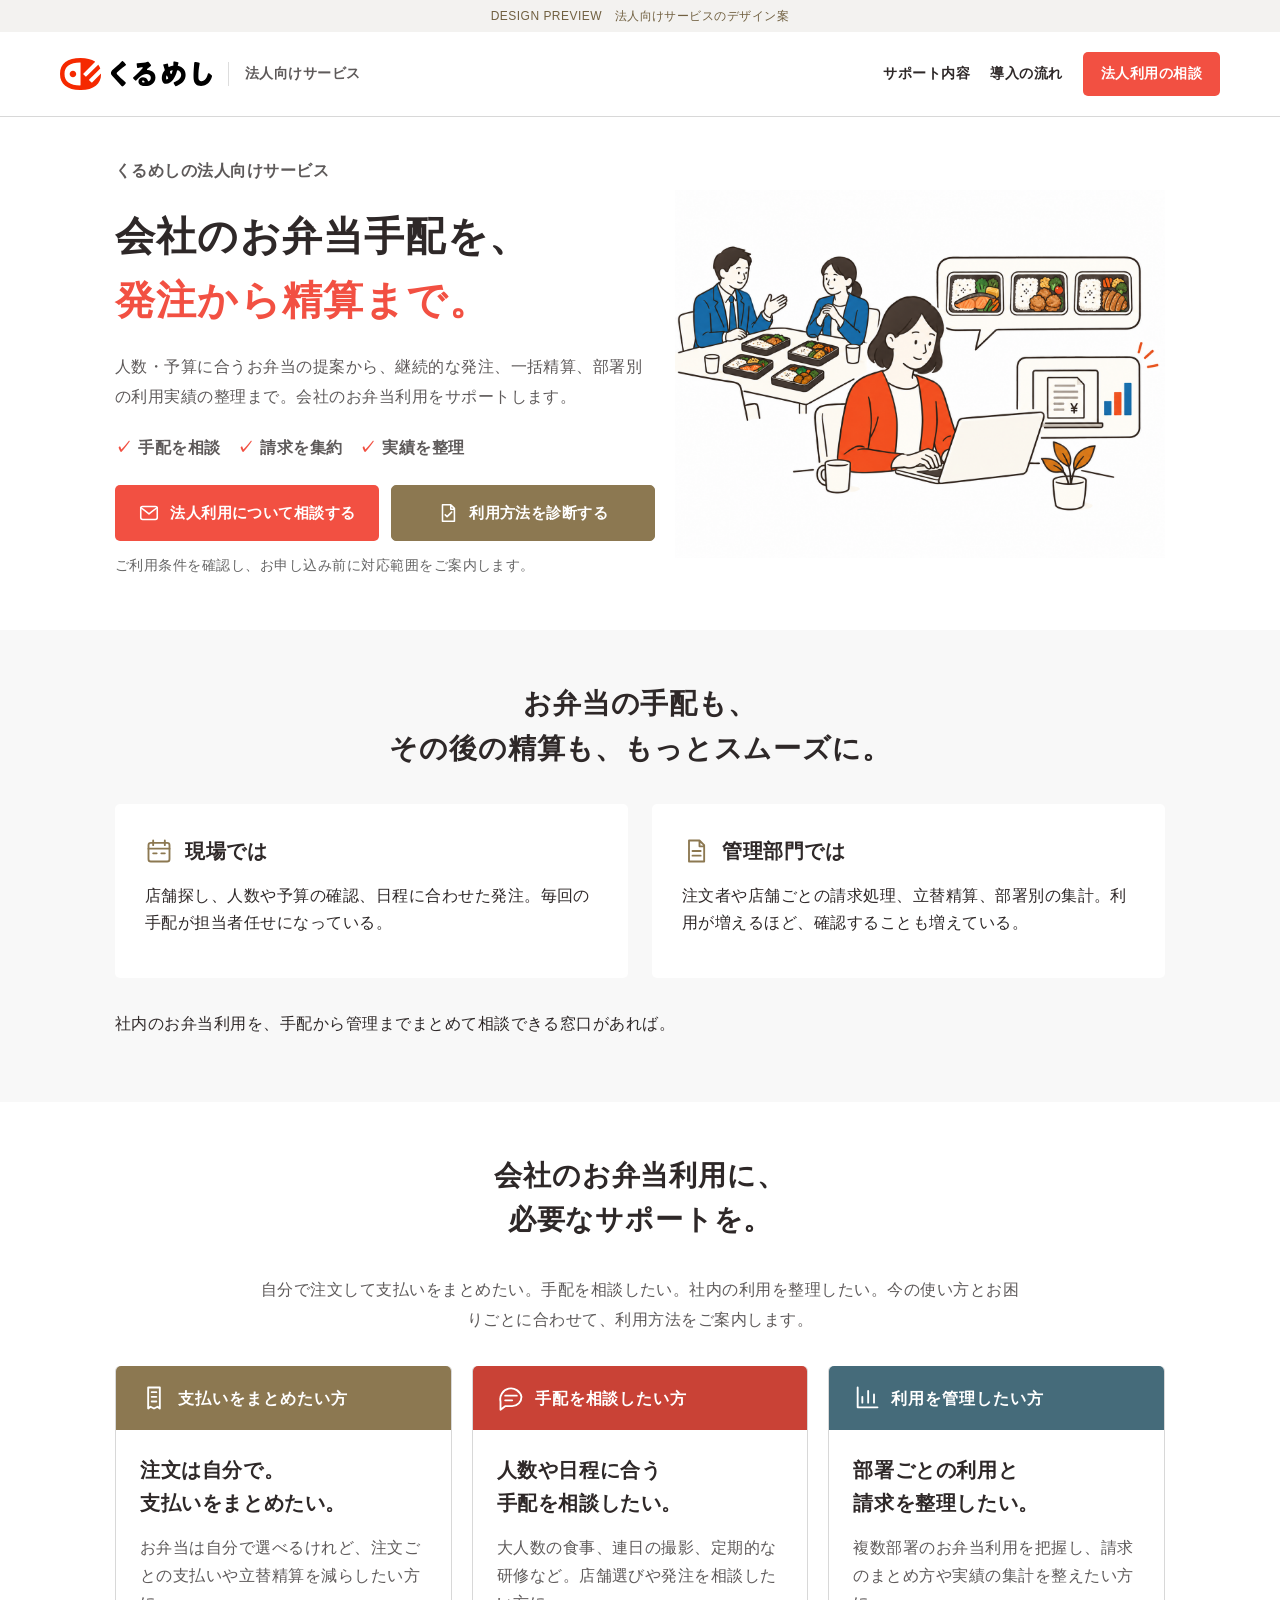
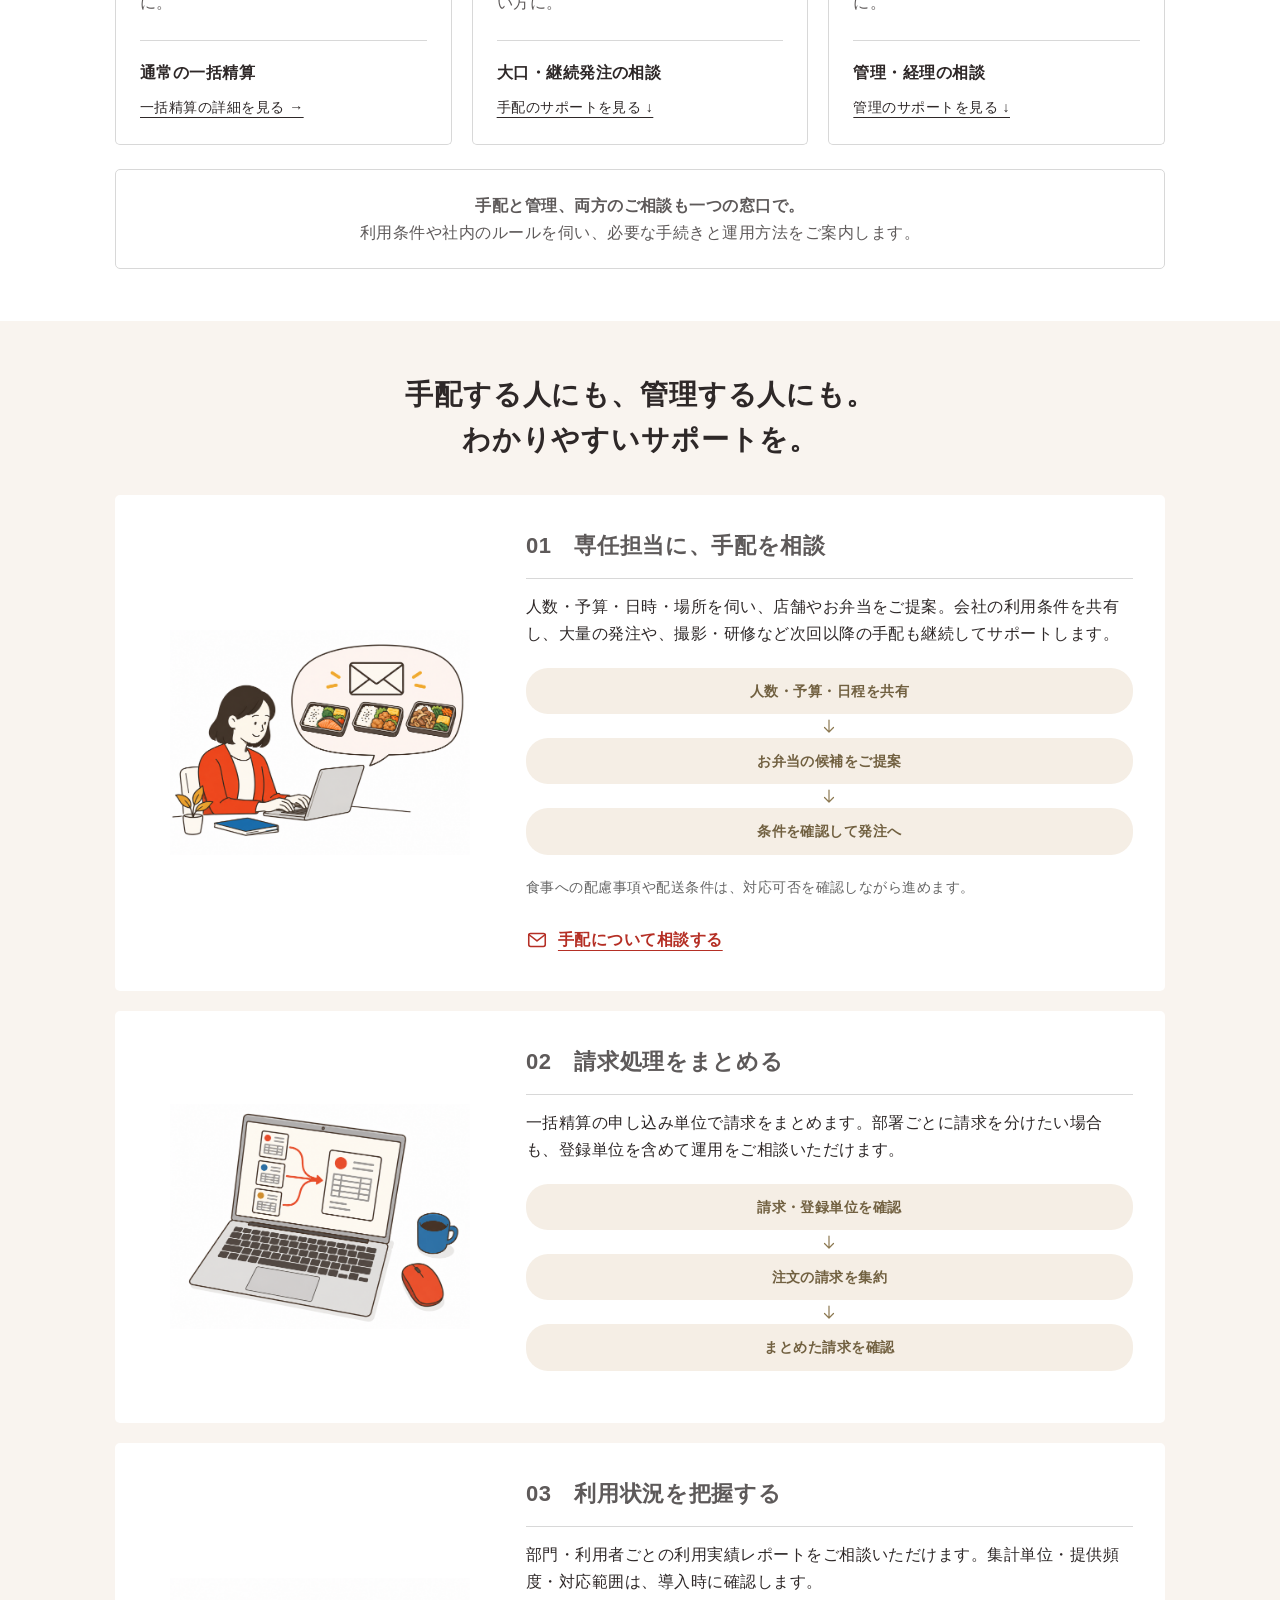
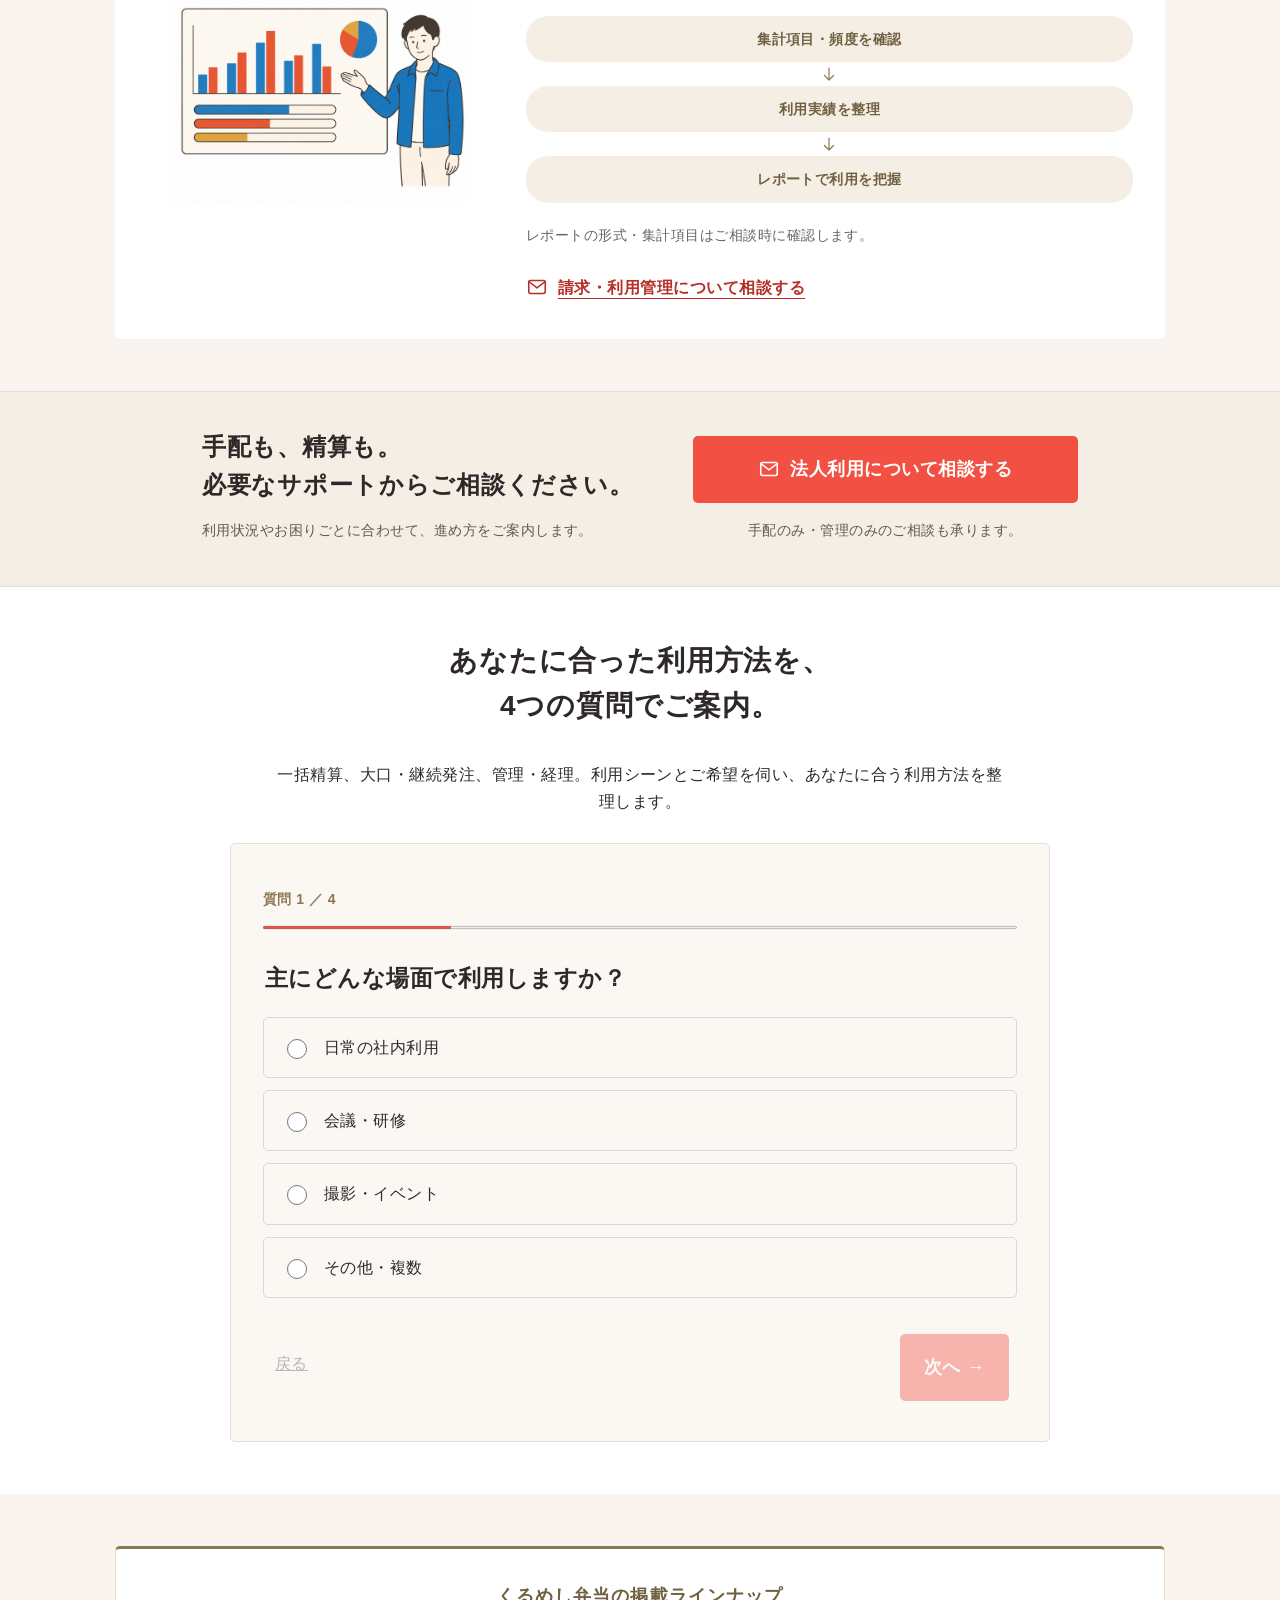
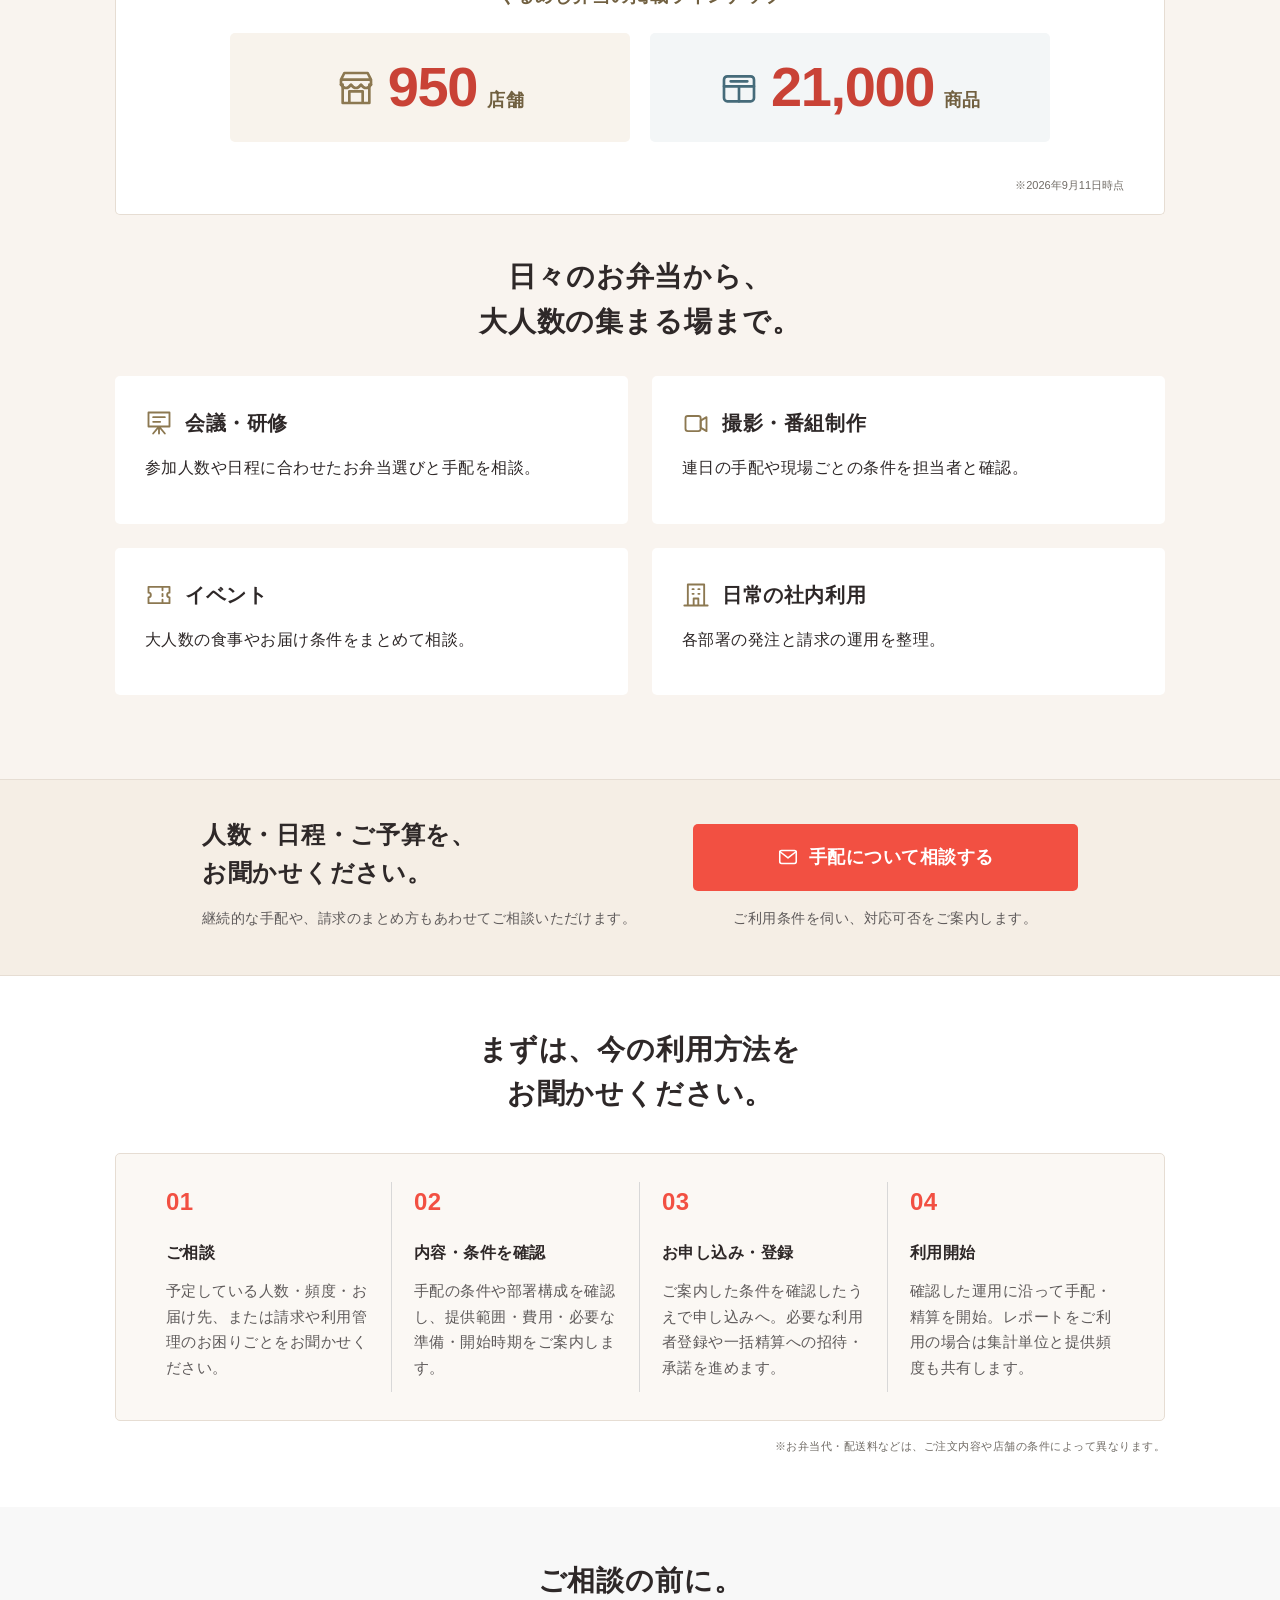
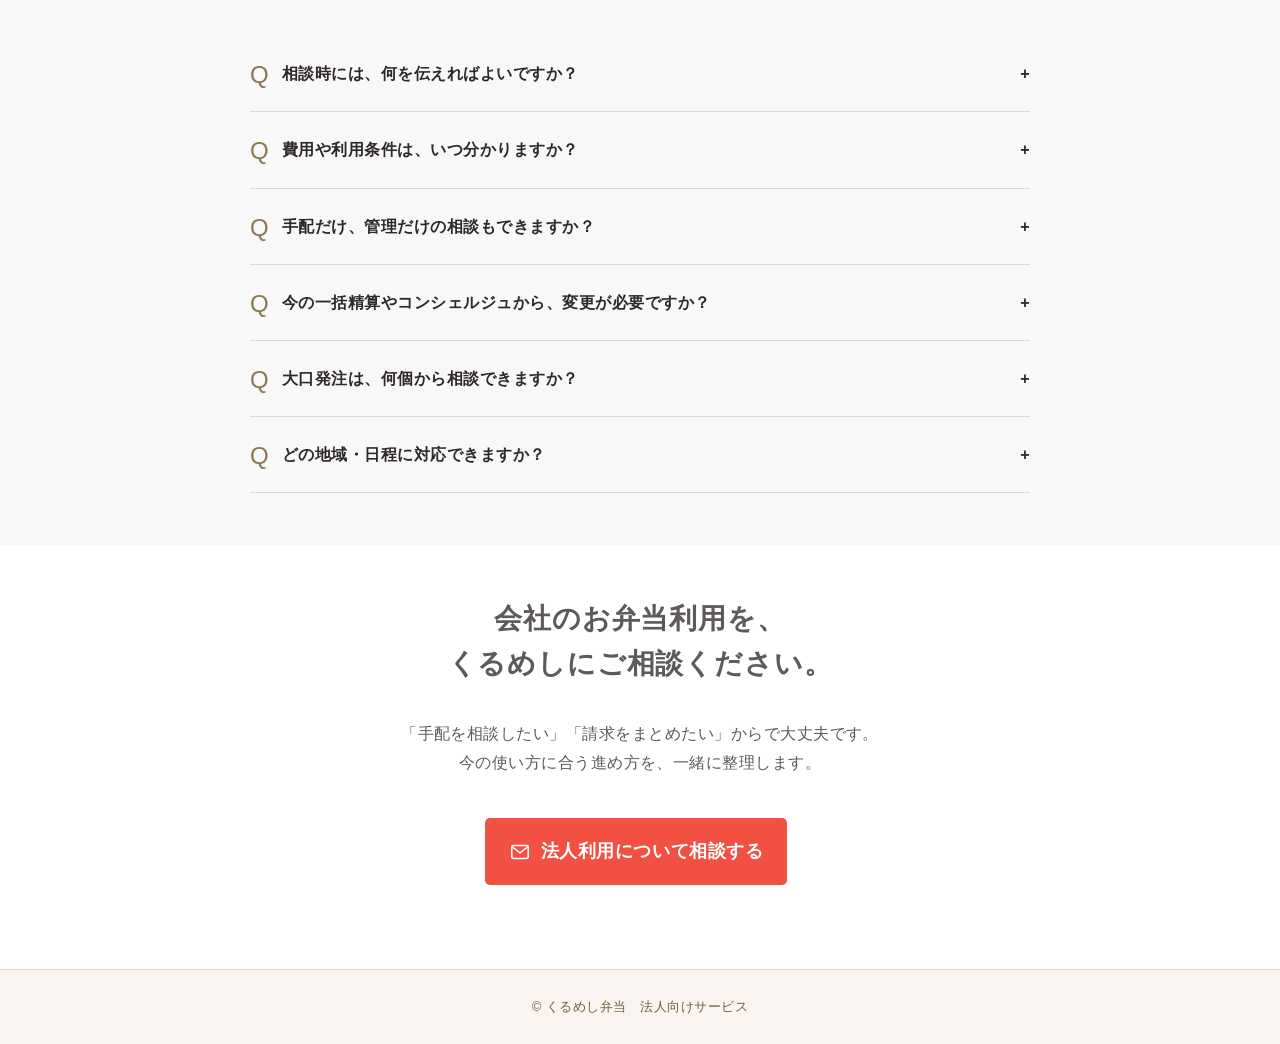
<file: corporate/index.html>
<!doctype html>
<html lang="ja">
<head><meta charset="utf-8"><meta name="viewport" content="width=device-width,initial-scale=1"><title>会社のお弁当手配を、発注から精算まで｜くるめし</title><meta name="description" content="大口・継続発注の相談から、一括精算、部署別の利用実績の整理まで。会社のお弁当利用に合ったサポートをご案内します。">
<style>
*{box-sizing:border-box}body{margin:0;color:#242424;background:#fff;font:16px/1.85 "Yu Gothic",Meiryo,sans-serif}a{color:inherit}header{border-bottom:1px solid #bbb;padding:18px 5%;display:flex;justify-content:space-between;gap:20px;align-items:center}nav{display:flex;gap:20px;flex-wrap:wrap}.wrap{max-width:1060px;margin:auto;padding:0 28px}section{padding:64px 0;border-bottom:1px solid #ccc;scroll-margin-top:24px}section:nth-child(even){background:#f5f5f5}h1{font-size:clamp(32px,5vw,52px);line-height:1.45;margin:20px 0}h2{font-size:clamp(25px,3vw,34px);line-height:1.5;margin:10px 0 24px}h3{font-size:20px;margin:0 0 14px}p{margin:12px 0}.label{font-size:13px;color:#666;letter-spacing:.06em}.lead{max-width:760px;font-size:18px}.two,.three,.flow{display:grid;gap:20px;margin:28px 0}.two{grid-template-columns:1fr 1fr}.three{grid-template-columns:repeat(3,1fr)}.card{border:1px solid #aaa;background:white;padding:26px}.card ul{padding-left:22px}.button{display:inline-block;background:#333;color:white;padding:12px 24px;text-decoration:none;margin:16px 8px 8px 0;border:1px solid #333}.secondary{background:white;color:#333}.diagram{border:1px dashed #888;padding:28px;margin:30px 0;text-align:center;background:#fafafa}.flow{grid-template-columns:repeat(3,1fr);text-align:left}.flow>div{padding:18px;border:1px solid #bbb;background:white}.step{display:block;color:#777;font-size:14px;margin-bottom:8px}.note{font-size:14px;color:#666}.annotation{border-left:3px solid #999;padding:8px 14px;font-size:14px;color:#555;margin:24px 0;background:#eee}.contact{text-align:center}.contact .lead{margin:auto}details{padding:18px 0;border-bottom:1px solid #ccc}summary{cursor:pointer;font-weight:bold}.order{counter-reset:step;list-style:none;padding:0;display:grid;grid-template-columns:repeat(4,1fr);gap:16px}.order li{counter-increment:step;border-top:3px solid #777;padding:18px 0}.order li:before{content:'0' counter(step);display:block;color:#777}footer{padding:24px;text-align:center;color:#666}.scope{padding:12px 28px;background:#e8e8e8;font-size:14px}a:focus-visible,summary:focus-visible{outline:3px solid #555;outline-offset:4px}@media(max-width:700px){.two,.three,.flow,.order{grid-template-columns:1fr}section{padding:40px 0}header{align-items:flex-start}nav{font-size:14px;gap:10px}.wrap{padding:0 20px}.card{padding:22px}}
</style><link rel="stylesheet" href="corporate-lp-design.css"><link rel="stylesheet" href="service-guide.css"><script src="service-guide.js" defer></script><link rel="stylesheet" href="corporate-refinement.css"><link rel="stylesheet" href="kurumeshi-brand.css"></head>
<body>
<style>
main > section{padding-top:52px;padding-bottom:52px}
main > .hero{padding-top:48px;padding-bottom:40px}
main > .mid-conversion.mid-conversion{padding-top:12px;padding-bottom:12px}
main > #contact{padding-top:52px;padding-bottom:52px}
.header-brand{display:flex;align-items:center;gap:16px;text-decoration:none;flex-shrink:0}.header-brand img{display:block;width:152px;height:32px}.header-brand span{font-size:14px;font-weight:700;color:#494449;border-left:1px solid #ddd;padding-left:16px}
@media(max-width:700px){main > section{padding-top:36px;padding-bottom:36px}main > .hero{padding-top:32px;padding-bottom:28px}main > #contact{padding-top:40px;padding-bottom:40px}.header-brand{gap:10px}.header-brand img{width:124px;height:auto}.header-brand span{font-size:12px;padding-left:10px}}
</style>
<style>
.mid-conversion.mid-conversion{padding:28px 0;background:#fff}
.mid-conversion-box{display:grid;grid-template-columns:minmax(0,1.3fr) minmax(0,1fr);gap:28px;align-items:center;padding:36px 40px;background:#fff3ee;border:1px solid #f2d4cb;border-radius:14px}
.mid-conversion-box h2{font-size:clamp(23px,2.5vw,30px);margin:10px 0 12px;line-height:1.6}
.mid-conversion-box p{font-size:15px;color:#646166;margin:8px 0}
.mid-conversion-box .label{font-size:12px;color:#e93217}
.mid-conversion-action{text-align:center}.mid-conversion-action .button{margin:8px 0;max-width:100%}.mid-conversion-action p{font-size:13px}
@media(max-width:700px){.mid-conversion-box{grid-template-columns:1fr;padding:26px 22px;gap:16px}.mid-conversion-action .button{display:block;font-size:14px;padding:14px 10px}}
#ordering{background:#fff;display:block;padding:32px;min-height:0;overflow:auto}
.support-art{display:block;width:100%;height:240px;object-fit:contain;margin:0 auto 24px}
#ordering .support-art{float:left;width:38%;height:250px;margin:0 32px 0 0}
@media(max-width:700px){#ordering{padding:25px}#ordering .support-art{float:none;width:100%;height:230px;margin:0 0 24px}.support-art{height:230px}}
</style>
<div class="scope">DESIGN PREVIEW　法人向けサービスのデザイン案</div>
<header><a class="header-brand" href="#" aria-label="くるめし 法人向けサービス トップ"><img src="kurumeshi-logo.svg" alt="くるめし" width="152" height="32"><span>法人向けサービス</span></a><nav><a href="#support">サポート内容</a><a href="#start">導入の流れ</a><a href="https://kurumeshi.tayori.com/f/hojin/">法人利用の相談</a></nav></header>
<main>
<section class="hero"><div class="wrap hero-layout"><div><div class="label">くるめしの法人向けサービス</div><h1><span>会社のお弁当手配を、</span><span><em>発注から精算まで。</em></span></h1><p class="lead">人数・予算に合うお弁当の提案から、継続的な発注、一括精算、部署別の利用実績の整理まで。会社のお弁当利用をサポートします。</p><ul class="hero-values"><li>手配を相談</li><li>請求を集約</li><li>実績を整理</li></ul><div class="hero-actions"><a class="button icon-cta" href="https://kurumeshi.tayori.com/f/hojin/"><svg class="cta-icon" viewBox="0 0 24 24" width="22" height="22" fill="none" stroke="currentColor" stroke-width="1.7" stroke-linecap="round" stroke-linejoin="round" aria-hidden="true" focusable="false"><rect x="3" y="5" width="18" height="14" rx="2"/><path d="m3 6 9 7 9-7"/></svg><span>法人利用について相談する</span></a><a class="button diagnosis-cta icon-cta" href="#guide"><svg class="cta-icon" viewBox="0 0 24 24" width="22" height="22" fill="none" stroke="currentColor" stroke-width="1.7" stroke-linecap="round" stroke-linejoin="round" aria-hidden="true" focusable="false"><path d="M6 3h9l4 4v14H6Z M15 3v5h4 M9 14l2 2 5-5"/></svg><span>利用方法を診断する</span></a></div><p class="note">ご利用条件を確認し、お申し込み前に対応範囲をご案内します。</p></div><div class="hero-art"><img src="hero-corporate-v2.png" alt="会社のお弁当手配を行う担当者と、会議での利用・電子請求のイメージ" width="1448" height="1086"><div class="caption"><span>大口・継続発注</span><span>一括精算</span><span>利用管理</span></div></div></div></section>
<section><div class="wrap"><div class="label">PROBLEM</div><h2>お弁当の手配も、<br>その後の精算も、もっとスムーズに。</h2><div class="two"><div class="card"><h3 class="icon-heading"><svg class="section-icon" viewBox="0 0 24 24" width="28" height="28" fill="none" stroke="currentColor" stroke-width="1.6" stroke-linecap="round" stroke-linejoin="round" aria-hidden="true" focusable="false"><rect x="3" y="5" width="18" height="16" rx="2"/><path d="M7 3v4M17 3v4M3 10h18M7 14h3M14 14h3"/></svg><span>現場では</span></h3><p>店舗探し、人数や予算の確認、日程に合わせた発注。毎回の手配が担当者任せになっている。</p></div><div class="card"><h3 class="icon-heading"><svg class="section-icon" viewBox="0 0 24 24" width="28" height="28" fill="none" stroke="currentColor" stroke-width="1.6" stroke-linecap="round" stroke-linejoin="round" aria-hidden="true" focusable="false"><path d="M6 3h9l4 4v14H6Z M15 3v5h4 M9 12h7M9 16h7"/></svg><span>管理部門では</span></h3><p>注文者や店舗ごとの請求処理、立替精算、部署別の集計。利用が増えるほど、確認することも増えている。</p></div></div><p>社内のお弁当利用を、手配から管理までまとめて相談できる窓口があれば。</p></div></section>
<section id="business"><div class="wrap"><div class="label">FOR BUSINESS</div><h2>会社のお弁当利用に、<br>必要なサポートを。</h2><p class="lead">自分で注文して支払いをまとめたい。手配を相談したい。社内の利用を整理したい。今の使い方とお困りごとに合わせて、利用方法をご案内します。</p><div class="needs-grid"><article><span class="need-number"><svg class="need-icon" viewBox="0 0 24 24" width="28" height="28" fill="none" stroke="currentColor" stroke-width="1.6" stroke-linecap="round" stroke-linejoin="round" aria-hidden="true" focusable="false"><path d="M7 3h10v18l-2-1.5-3 1.5-3-1.5L7 21V3Z"/><path d="M10 7h4M10 11h4M10 15h4"/></svg><span>支払いをまとめたい方</span></span><h3>注文は自分で。<br>支払いをまとめたい。</h3><p>お弁当は自分で選べるけれど、注文ごとの支払いや立替精算を減らしたい方に。</p><strong>通常の一括精算</strong><a href="https://www.kurumesi-bentou.com/business/">一括精算の詳細を見る →</a></article><article><span class="need-number"><svg class="need-icon" viewBox="0 0 24 24" width="28" height="28" fill="none" stroke="currentColor" stroke-width="1.6" stroke-linecap="round" stroke-linejoin="round" aria-hidden="true" focusable="false"><path d="M21 11a8 8 0 0 1-8 8H7l-4 3v-7a8 8 0 1 1 18-4Z"/><path d="M7 10h10M7 14h6"/></svg><span>手配を相談したい方</span></span><h3>人数や日程に合う<br>手配を相談したい。</h3><p>大人数の食事、連日の撮影、定期的な研修など。店舗選びや発注を相談したい方に。</p><strong>大口・継続発注の相談</strong><a href="#ordering">手配のサポートを見る ↓</a></article><article><span class="need-number"><svg class="need-icon" viewBox="0 0 24 24" width="28" height="28" fill="none" stroke="currentColor" stroke-width="1.6" stroke-linecap="round" stroke-linejoin="round" aria-hidden="true" focusable="false"><path d="M4 3v17h17M8 16v-5M13 16V6M18 16V9"/></svg><span>利用を管理したい方</span></span><h3>部署ごとの利用と<br>請求を整理したい。</h3><p>複数部署のお弁当利用を把握し、請求のまとめ方や実績の集計を整えたい方に。</p><strong>管理・経理の相談</strong><a href="#accounting">管理のサポートを見る ↓</a></article></div><p class="combined-note"><strong>手配と管理、両方のご相談も一つの窓口で。</strong><br>利用条件や社内のルールを伺い、必要な手続きと運用方法をご案内します。</p></div></section>


<section id="support"><div class="wrap"><div class="label">OUR SUPPORT</div><h2><span class="heading-unit">手配する人にも、</span><span class="heading-unit">管理する人にも。</span><br><span class="heading-unit">わかりやすいサポートを。</span></h2><div class="card" id="ordering"><img class="support-art" src="support-consult-v3.png" alt="PCでお弁当の候補をメール提案する専任担当者" width="1448" height="1086"><div class="support-copy"><h3>01　専任担当に、手配を相談</h3><p>人数・予算・日時・場所を伺い、店舗やお弁当をご提案。会社の利用条件を共有し、大量の発注や、撮影・研修など次回以降の手配も継続してサポートします。</p><ol class="support-process" aria-label="手配の相談の流れ"><li><span>人数・予算・日程を共有</span><svg class="process-arrow" viewBox="0 0 24 24" width="24" height="24" fill="none" stroke="currentColor" stroke-width="1.6" stroke-linecap="round" stroke-linejoin="round" aria-hidden="true" focusable="false"><path d="M4 12h16m-6-6 6 6-6 6"/></svg></li><li><span>お弁当の候補をご提案</span><svg class="process-arrow" viewBox="0 0 24 24" width="24" height="24" fill="none" stroke="currentColor" stroke-width="1.6" stroke-linecap="round" stroke-linejoin="round" aria-hidden="true" focusable="false"><path d="M4 12h16m-6-6 6 6-6 6"/></svg></li><li><span>条件を確認して発注へ</span></li></ol><p class="note">食事への配慮事項や配送条件は、対応可否を確認しながら進めます。</p><a class="context-cta icon-cta" href="https://kurumeshi.tayori.com/f/hojin/"><svg class="cta-icon" viewBox="0 0 24 24" width="22" height="22" fill="none" stroke="currentColor" stroke-width="1.7" stroke-linecap="round" stroke-linejoin="round" aria-hidden="true" focusable="false"><rect x="3" y="5" width="18" height="14" rx="2"/><path d="m3 6 9 7 9-7"/></svg><span>手配について相談する</span></a></div></div><div class="two" id="accounting"><div class="card"><img class="support-art" src="support-billing-v3.png" alt="複数の電子請求書を一つにまとめるPC画面" width="1448" height="1086"><div class="support-copy"><h3>02　請求処理をまとめる</h3><p>一括精算の申し込み単位で請求をまとめます。部署ごとに請求を分けたい場合も、登録単位を含めて運用をご相談いただけます。</p><ol class="support-process" aria-label="請求をまとめる流れ"><li><span>請求・登録単位を確認</span><svg class="process-arrow" viewBox="0 0 24 24" width="24" height="24" fill="none" stroke="currentColor" stroke-width="1.6" stroke-linecap="round" stroke-linejoin="round" aria-hidden="true" focusable="false"><path d="M4 12h16m-6-6 6 6-6 6"/></svg></li><li><span>注文の請求を集約</span><svg class="process-arrow" viewBox="0 0 24 24" width="24" height="24" fill="none" stroke="currentColor" stroke-width="1.6" stroke-linecap="round" stroke-linejoin="round" aria-hidden="true" focusable="false"><path d="M4 12h16m-6-6 6 6-6 6"/></svg></li><li><span>まとめた請求を確認</span></li></ol></div></div><div class="card"><img class="support-art" src="support-report-v3.png" alt="利用実績と予算のグラフを把握する管理担当者" width="1448" height="1086"><div class="support-copy"><h3>03　利用状況を把握する</h3><p>部門・利用者ごとの利用実績レポートをご相談いただけます。集計単位・提供頻度・対応範囲は、導入時に確認します。</p><ol class="support-process" aria-label="利用実績を把握する流れ"><li><span>集計項目・頻度を確認</span><svg class="process-arrow" viewBox="0 0 24 24" width="24" height="24" fill="none" stroke="currentColor" stroke-width="1.6" stroke-linecap="round" stroke-linejoin="round" aria-hidden="true" focusable="false"><path d="M4 12h16m-6-6 6 6-6 6"/></svg></li><li><span>利用実績を整理</span><svg class="process-arrow" viewBox="0 0 24 24" width="24" height="24" fill="none" stroke="currentColor" stroke-width="1.6" stroke-linecap="round" stroke-linejoin="round" aria-hidden="true" focusable="false"><path d="M4 12h16m-6-6 6 6-6 6"/></svg></li><li><span>レポートで利用を把握</span></li></ol><p class="note">レポートの形式・集計項目はご相談時に確認します。</p><a class="context-cta icon-cta" href="https://kurumeshi.tayori.com/f/hojin/"><svg class="cta-icon" viewBox="0 0 24 24" width="22" height="22" fill="none" stroke="currentColor" stroke-width="1.7" stroke-linecap="round" stroke-linejoin="round" aria-hidden="true" focusable="false"><rect x="3" y="5" width="18" height="14" rx="2"/><path d="m3 6 9 7 9-7"/></svg><span>請求・利用管理について相談する</span></a></div></div></div><aside class="annotation">制作メモ：機能一覧ではなく業務の流れを図解。レポートの見本を掲載する場合は、提供可能な形式を確認してサンプルを作成。</aside></div></section>
<section class="mid-conversion" aria-labelledby="mid-cta-support"><div class="wrap"><div class="mid-conversion-box"><div><p class="label">法人利用のご相談</p><h2 id="mid-cta-support">手配も、精算も。<br>必要なサポートからご相談ください。</h2><p><span class="cta-copy-unit">利用状況やお困りごとに合わせて、</span><span class="cta-copy-unit">進め方をご案内します。</span></p></div><div class="mid-conversion-action"><a class="button icon-cta" href="https://kurumeshi.tayori.com/f/hojin/"><svg class="cta-icon" viewBox="0 0 24 24" width="22" height="22" fill="none" stroke="currentColor" stroke-width="1.7" stroke-linecap="round" stroke-linejoin="round" aria-hidden="true" focusable="false"><rect x="3" y="5" width="18" height="14" rx="2"/><path d="m3 6 9 7 9-7"/></svg><span>法人利用について相談する</span></a><p>手配のみ・管理のみのご相談も承ります。</p></div></div></div></section>
<section id="guide"><div class="wrap"><div class="label">SERVICE GUIDE</div><h2>あなたに合った利用方法を、<br>4つの質問でご案内。</h2><p class="guide-intro">一括精算、大口・継続発注、管理・経理。利用シーンとご希望を伺い、あなたに合う利用方法を整理します。</p><div id="service-guide" class="guide-box"></div><noscript><p>質問ガイドのご利用にはJavaScriptが必要です。下の相談例をご覧ください。</p></noscript></div></section>

<section id="use-cases"><div class="wrap"><div class="label">USE CASES</div><div class="service-proof"><p>くるめし弁当の掲載ラインナップ</p><div><div class="proof-metric"><svg class="proof-icon" viewBox="0 0 24 24" width="24" height="24" fill="none" stroke="currentColor" stroke-width="1.6" stroke-linecap="round" stroke-linejoin="round" aria-hidden="true" focusable="false"><path d="M3 10V7l2-4h14l2 4v3M3 7h18M4 10v11h16V10M8 21v-7h8v7"/><path d="M3 10q3 4 6 0 3 4 6 0 3 4 6 0"/></svg><strong>950<span>店舗</span></strong></div><div class="proof-metric"><svg class="proof-icon" viewBox="0 0 24 24" width="24" height="24" fill="none" stroke="currentColor" stroke-width="1.6" stroke-linecap="round" stroke-linejoin="round" aria-hidden="true" focusable="false"><rect x="3" y="5" width="18" height="15" rx="2"/><path d="M3 11h18M12 11v9M7 8h10"/></svg><strong>21,000<span>商品</span></strong></div></div><p class="note">※2026年9月11日時点</p></div><h2>日々のお弁当から、<br>大人数の集まる場まで。</h2><div class="two"><div class="card"><h3 class="icon-heading"><svg class="section-icon" viewBox="0 0 24 24" width="28" height="28" fill="none" stroke="currentColor" stroke-width="1.6" stroke-linecap="round" stroke-linejoin="round" aria-hidden="true" focusable="false"><path d="M3 3h18v12H3ZM12 15v6M7 21l5-6 5 6M7 7h10M7 11h6"/></svg><span>会議・研修</span></h3><p>参加人数や日程に合わせたお弁当選びと手配を相談。</p></div><div class="card"><h3 class="icon-heading"><svg class="section-icon" viewBox="0 0 24 24" width="28" height="28" fill="none" stroke="currentColor" stroke-width="1.6" stroke-linecap="round" stroke-linejoin="round" aria-hidden="true" focusable="false"><rect x="3" y="6" width="13" height="13" rx="2"/><path d="m16 10 5-3v12l-5-3Z"/></svg><span>撮影・番組制作</span></h3><p>連日の手配や現場ごとの条件を担当者と確認。</p></div><div class="card"><h3 class="icon-heading"><svg class="section-icon" viewBox="0 0 24 24" width="28" height="28" fill="none" stroke="currentColor" stroke-width="1.6" stroke-linecap="round" stroke-linejoin="round" aria-hidden="true" focusable="false"><path d="M3 5h18v5a2 2 0 0 0 0 4v5H3v-5a2 2 0 0 0 0-4ZM15 5v3M15 11v2M15 16v3"/></svg><span>イベント</span></h3><p>大人数の食事やお届け条件をまとめて相談。</p></div><div class="card"><h3 class="icon-heading"><svg class="section-icon" viewBox="0 0 24 24" width="28" height="28" fill="none" stroke="currentColor" stroke-width="1.6" stroke-linecap="round" stroke-linejoin="round" aria-hidden="true" focusable="false"><path d="M5 21V3h14v18M2 21h20M9 7h1M14 7h1M9 11h1M14 11h1M10 21v-6h4v6"/></svg><span>日常の社内利用</span></h3><p>各部署の発注と請求の運用を整理。</p></div></div></div></section>
<section class="mid-conversion" aria-labelledby="mid-cta-cases"><div class="wrap"><div class="mid-conversion-box"><div><p class="label">具体的なご予定がある方へ</p><h2 id="mid-cta-cases">人数・日程・ご予算を、<br>お聞かせください。</h2><p>継続的な手配や、請求のまとめ方もあわせてご相談いただけます。</p></div><div class="mid-conversion-action"><a class="button icon-cta" href="https://kurumeshi.tayori.com/f/hojin/"><svg class="cta-icon" viewBox="0 0 24 24" width="22" height="22" fill="none" stroke="currentColor" stroke-width="1.7" stroke-linecap="round" stroke-linejoin="round" aria-hidden="true" focusable="false"><rect x="3" y="5" width="18" height="14" rx="2"/><path d="m3 6 9 7 9-7"/></svg><span>手配について相談する</span></a><p>ご利用条件を伺い、対応可否をご案内します。</p></div></div></div></section>
<section id="start"><div class="wrap"><div class="label">GET STARTED</div><h2>まずは、今の利用方法を<br>お聞かせください。</h2><ol class="order"><li><strong>ご相談</strong><p>予定している人数・頻度・お届け先、または請求や利用管理のお困りごとをお聞かせください。</p></li><li><strong>内容・条件を確認</strong><p>手配の条件や部署構成を確認し、提供範囲・費用・必要な準備・開始時期をご案内します。</p></li><li><strong>お申し込み・登録</strong><p>ご案内した条件を確認したうえで申し込みへ。必要な利用者登録や一括精算への招待・承諾を進めます。</p></li><li><strong>利用開始</strong><p>確認した運用に沿って手配・精算を開始。レポートをご利用の場合は集計単位と提供頻度も共有します。</p></li></ol><p class="fee-note">※お弁当代・配送料などは、ご注文内容や店舗の条件によって異なります。</p></div></section>
<section><div class="wrap"><div class="label">FAQ</div><h2>ご相談の前に。</h2><details><summary>相談時には、何を伝えればよいですか？</summary><p>手配のご相談は人数・予算・利用日・お届け先を、管理のご相談は利用部署・請求のまとめ方・把握したい項目をお知らせください。未定の項目は、その旨をお伝えください。</p></details><details><summary>費用や利用条件は、いつ分かりますか？</summary><p>ご希望と利用条件を確認し、お申し込み前に対応範囲・費用・開始時期をご案内します。お弁当代や配送料は、ご注文内容・店舗によって異なります。</p></details><details><summary>手配だけ、管理だけの相談もできますか？</summary><p>はい。必要な支援からご相談ください。両方をまとめてご相談いただくこともできます。</p></details><details><summary>今の一括精算やコンシェルジュから、変更が必要ですか？</summary><p>現在のご利用状況を伺い、法人向けサービスに必要な手続きをご案内します。</p></details><details><summary>大口発注は、何個から相談できますか？</summary><p>一度に多くのお弁当を手配する場合だけでなく、連日・定期的な手配もご相談いただけます。必要な数量・利用頻度・予算を伺い、対応可否と条件をご案内します。</p></details><details><summary>どの地域・日程に対応できますか？</summary><p>お届け先・希望日時・数量・店舗によって異なります。相談時にお届け先の住所と利用予定日をお知らせください。店舗や配送の条件を確認してご案内します。</p></details></div></section>
<section id="contact" class="contact"><div class="wrap"><div class="label">CONTACT</div><h2>会社のお弁当利用を、<br>くるめしにご相談ください。</h2><p class="lead">「手配を相談したい」「請求をまとめたい」からで大丈夫です。<br>今の使い方に合う進め方を、一緒に整理します。</p><div class="diagram"><a class="button icon-cta" href="https://kurumeshi.tayori.com/f/hojin/"><svg class="cta-icon" viewBox="0 0 24 24" width="22" height="22" fill="none" stroke="currentColor" stroke-width="1.7" stroke-linecap="round" stroke-linejoin="round" aria-hidden="true" focusable="false"><rect x="3" y="5" width="18" height="14" rx="2"/><path d="m3 6 9 7 9-7"/></svg><span>法人利用について相談する</span></a></div></div></section>
</main><footer>© くるめし弁当　法人向けサービス</footer></body></html>
</file>
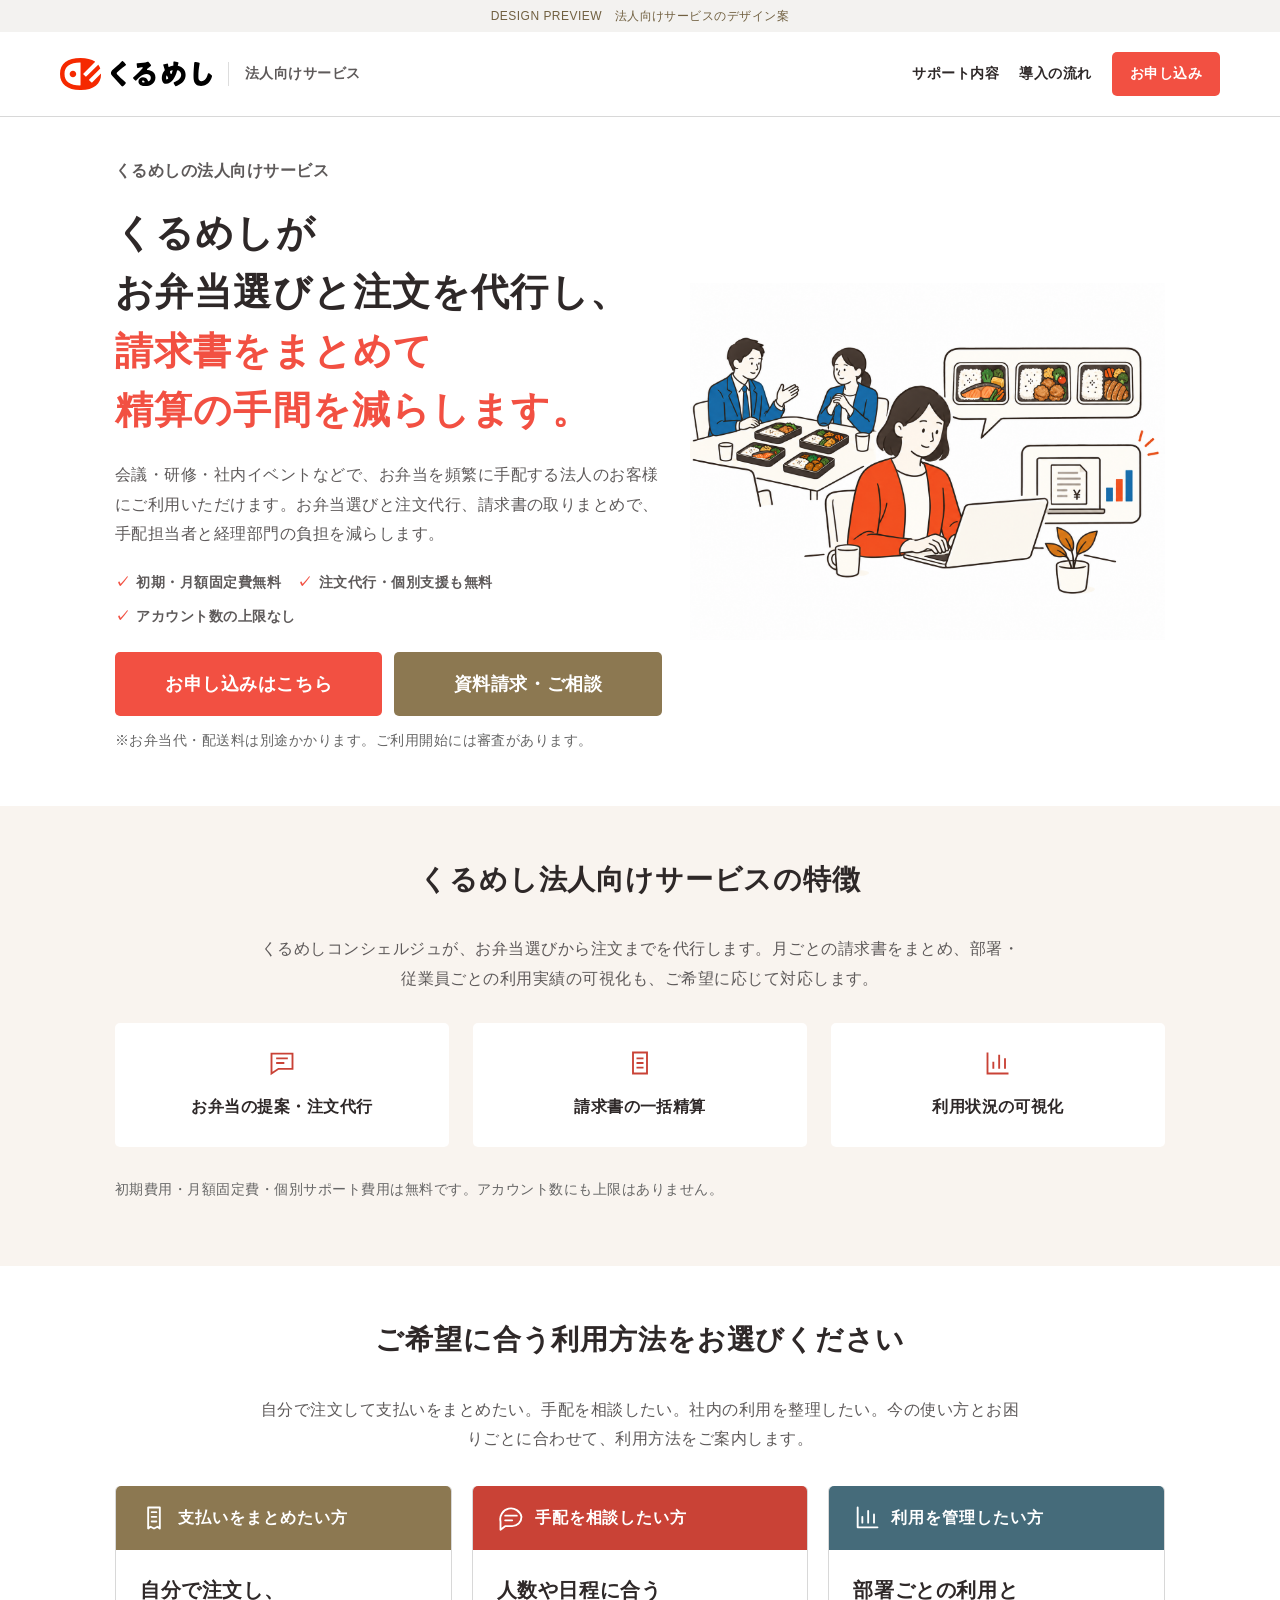
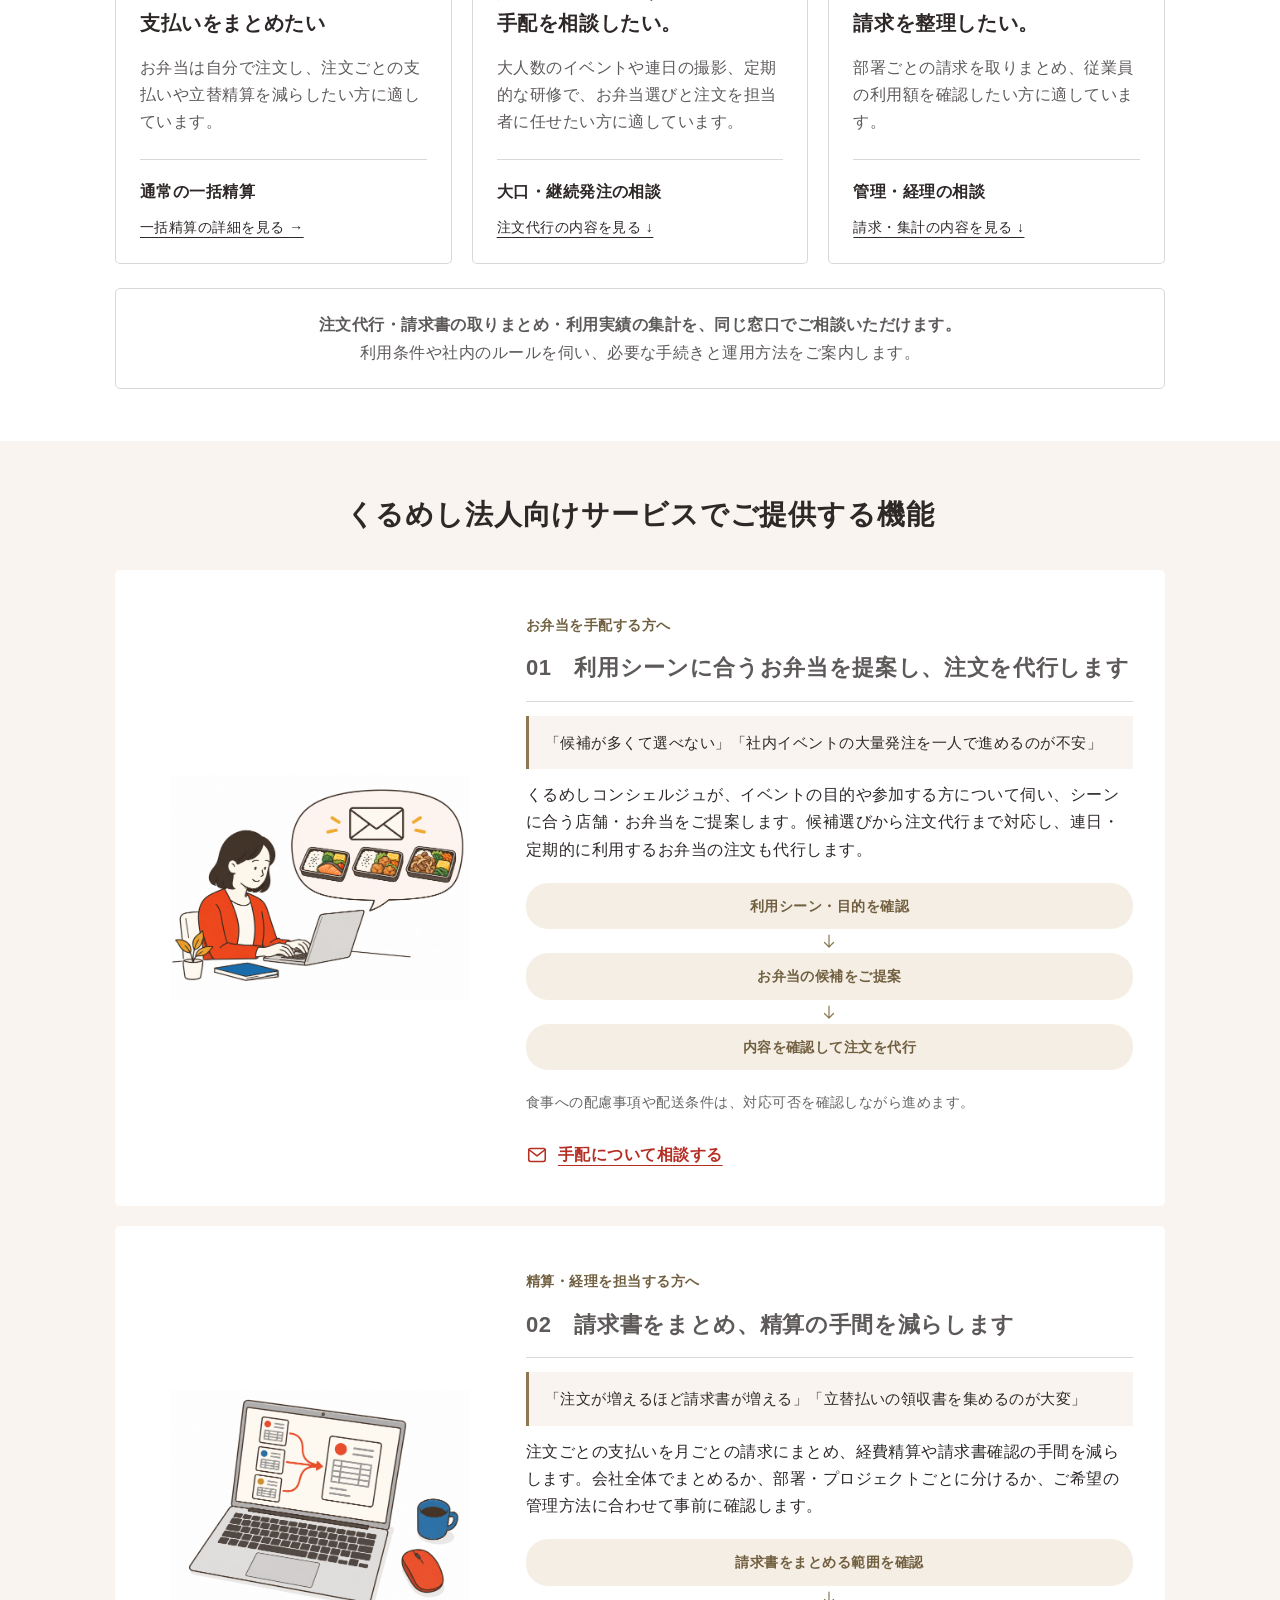
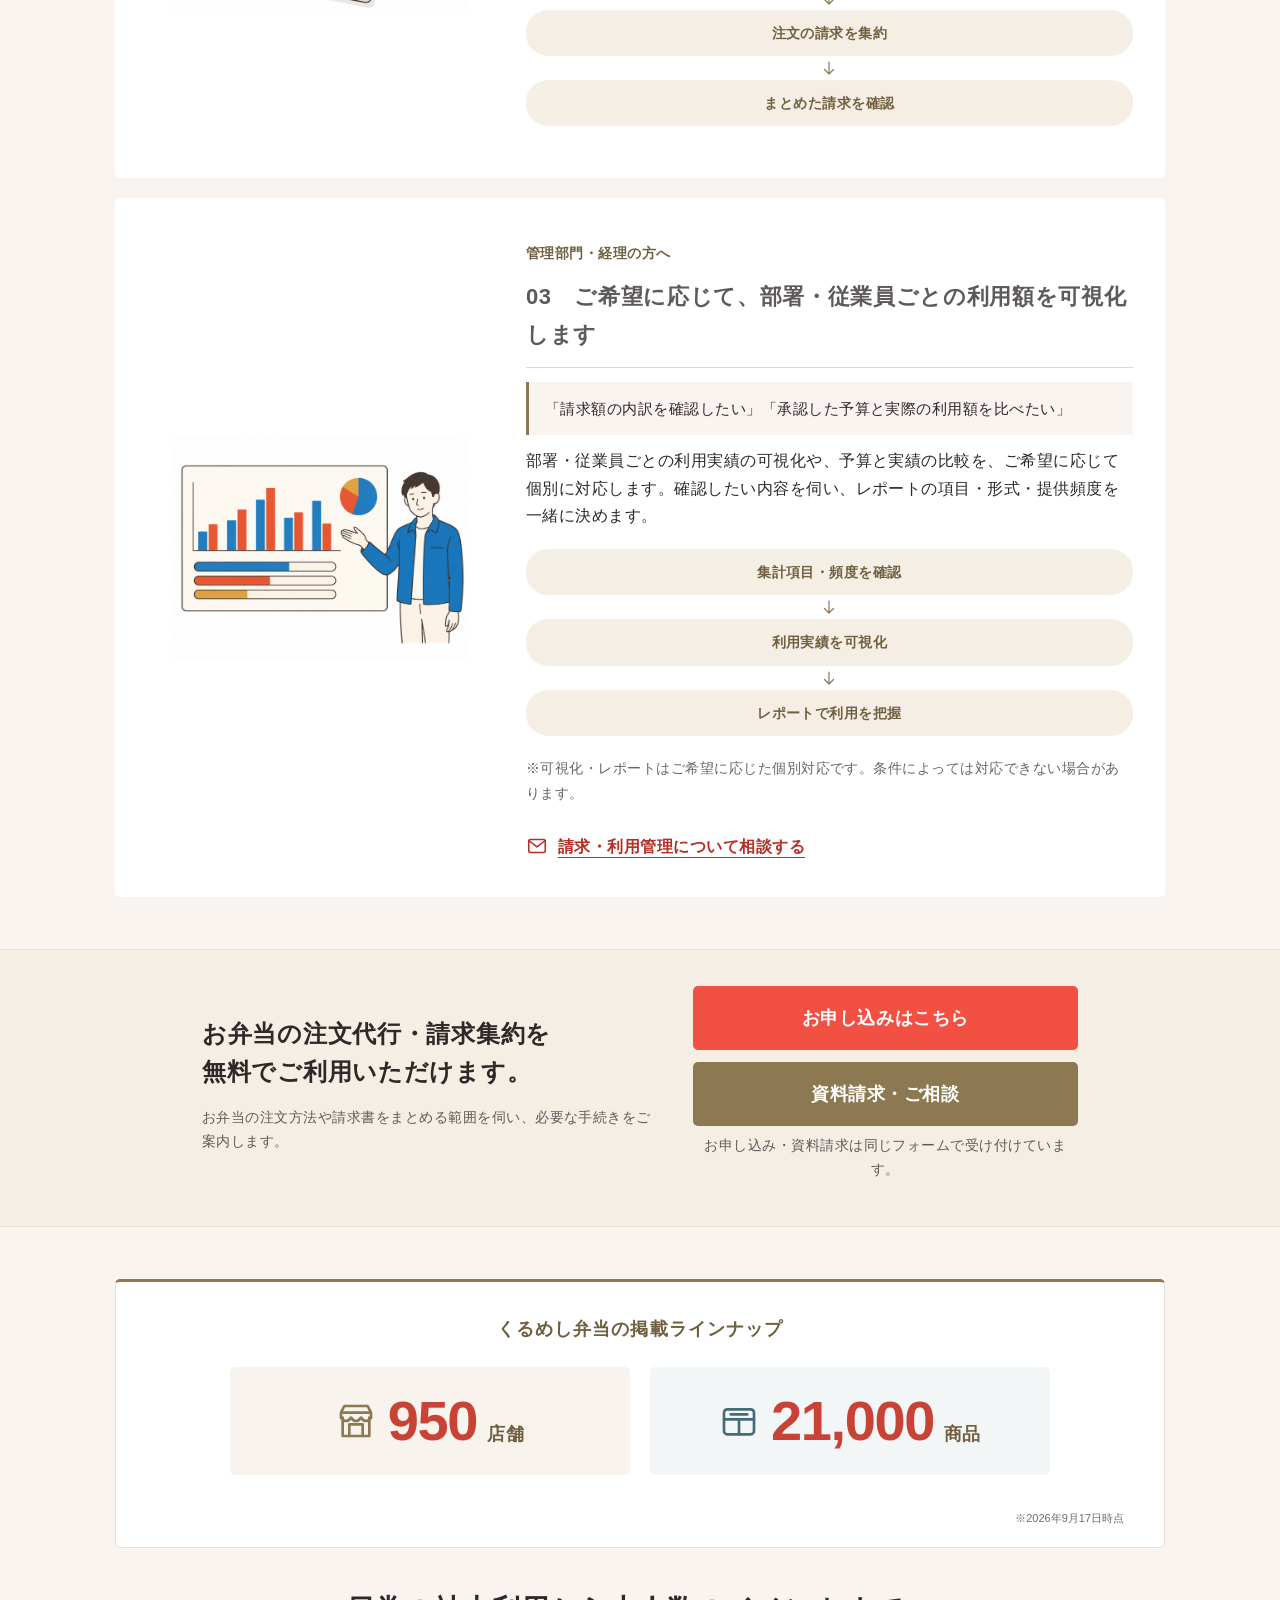
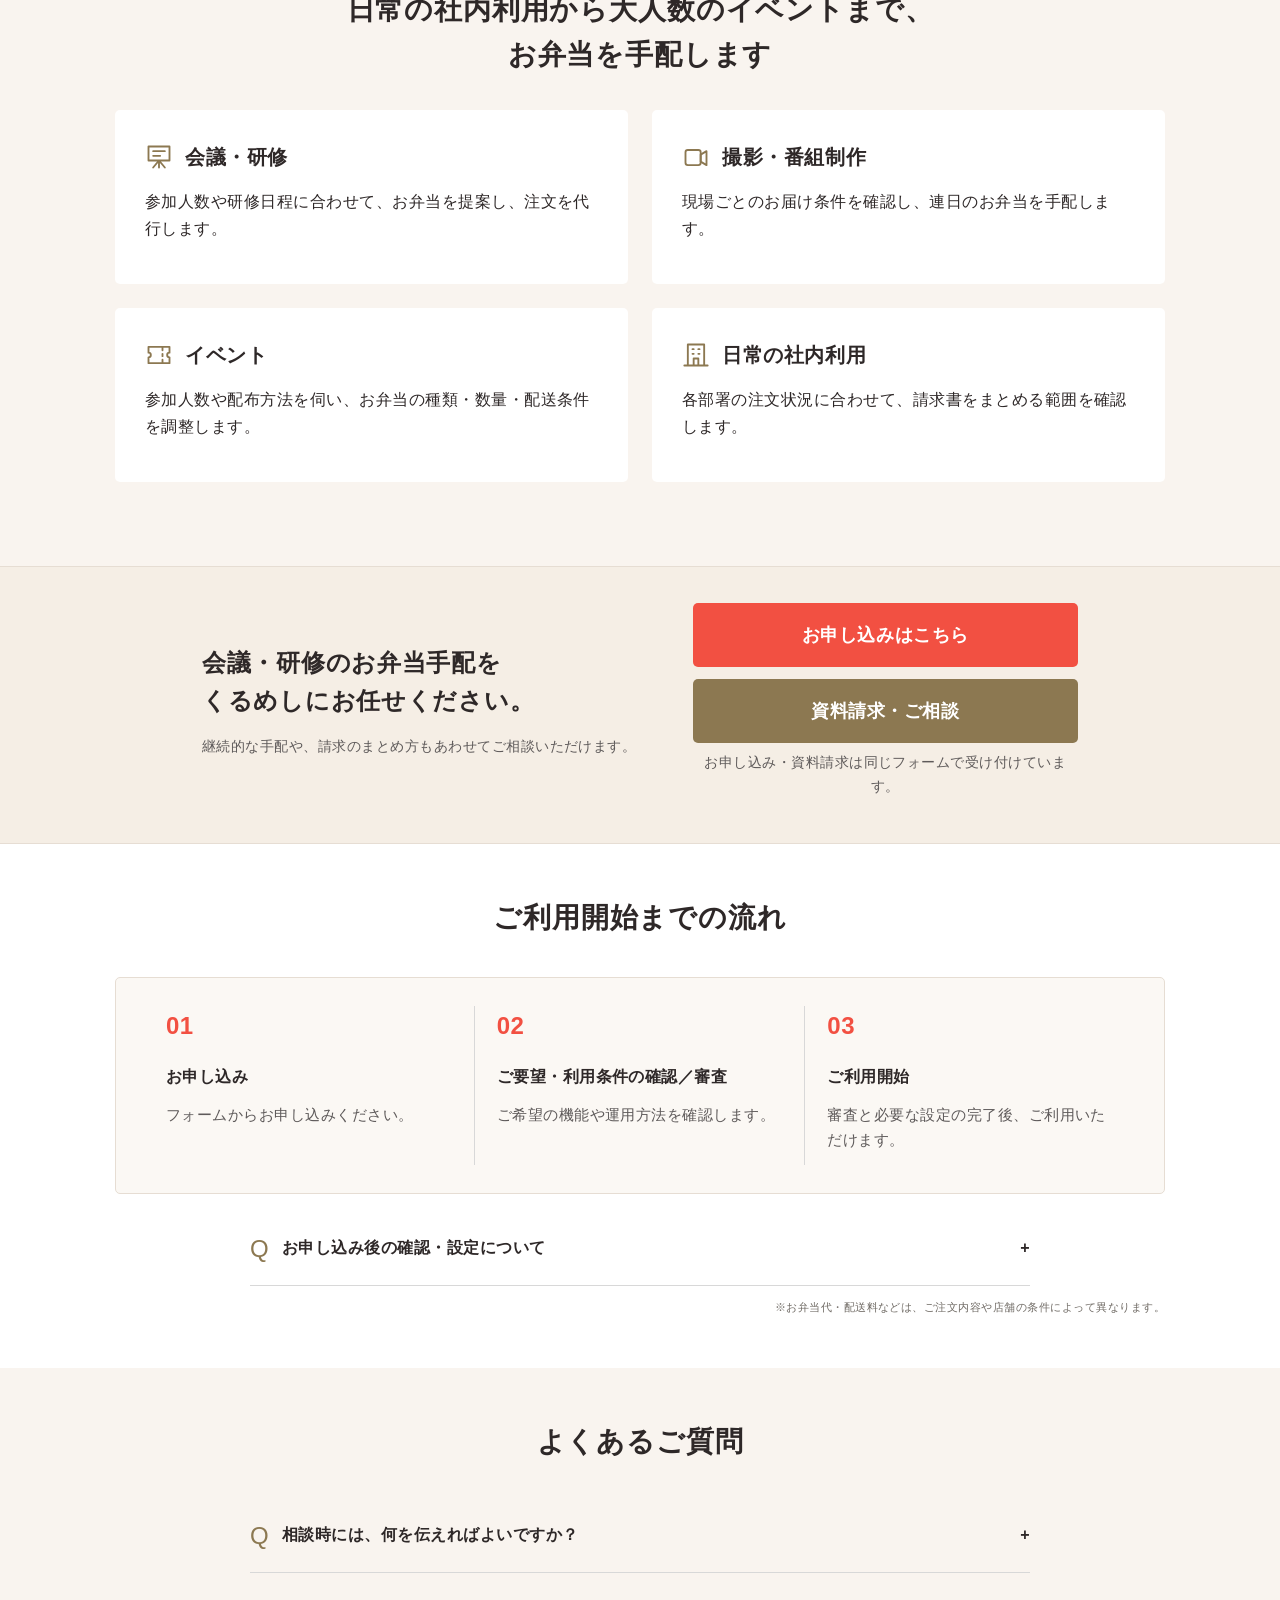
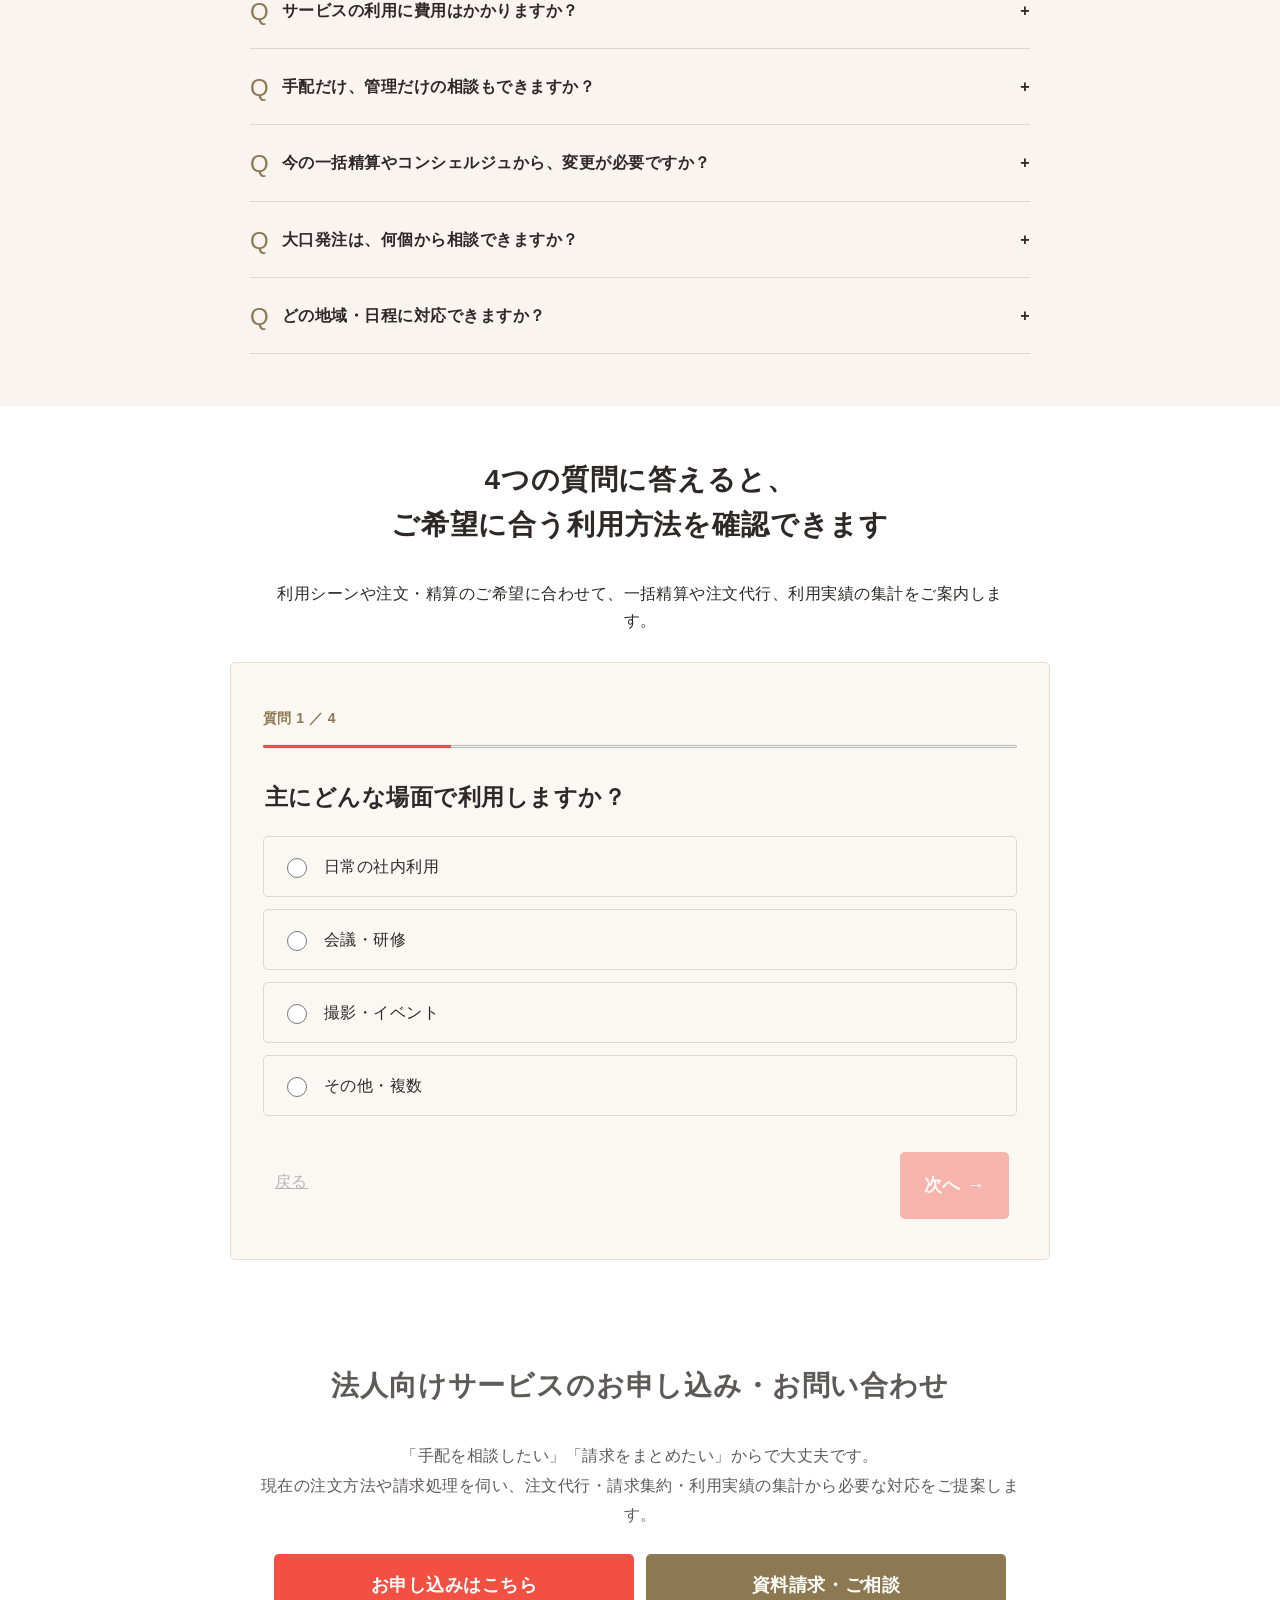
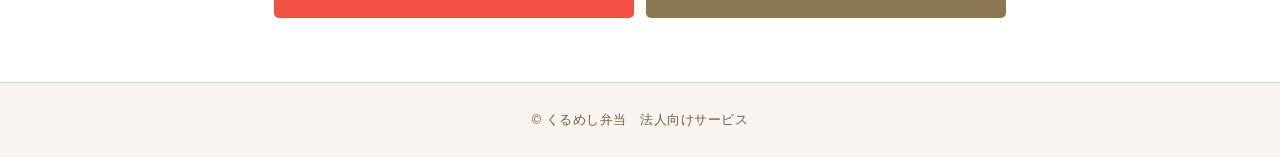
<file: corporate2/index.html>
<!doctype html>
<html lang="ja">
<head><meta charset="utf-8"><meta name="viewport" content="width=device-width,initial-scale=1"><title>お弁当の注文代行・請求集約｜くるめしの法人向けサービス</title><meta name="description" content="大口・継続発注の相談から、一括精算、部署別の利用実績の整理まで。会社のお弁当利用に合ったサポートをご案内します。">
<style>
*{box-sizing:border-box}body{margin:0;color:#242424;background:#fff;font:16px/1.85 "Yu Gothic",Meiryo,sans-serif}a{color:inherit}header{border-bottom:1px solid #bbb;padding:18px 5%;display:flex;justify-content:space-between;gap:20px;align-items:center}nav{display:flex;gap:20px;flex-wrap:wrap}.wrap{max-width:1060px;margin:auto;padding:0 28px}section{padding:64px 0;border-bottom:1px solid #ccc;scroll-margin-top:24px}section:nth-child(even){background:#f5f5f5}h1{font-size:clamp(32px,5vw,52px);line-height:1.45;margin:20px 0}h2{font-size:clamp(25px,3vw,34px);line-height:1.5;margin:10px 0 24px}h3{font-size:20px;margin:0 0 14px}p{margin:12px 0}.label{font-size:13px;color:#666;letter-spacing:.06em}.lead{max-width:760px;font-size:18px}.two,.three,.flow{display:grid;gap:20px;margin:28px 0}.two{grid-template-columns:1fr 1fr}.three{grid-template-columns:repeat(3,1fr)}.card{border:1px solid #aaa;background:white;padding:26px}.card ul{padding-left:22px}.button{display:inline-block;background:#333;color:white;padding:12px 24px;text-decoration:none;margin:16px 8px 8px 0;border:1px solid #333}.secondary{background:white;color:#333}.diagram{border:1px dashed #888;padding:28px;margin:30px 0;text-align:center;background:#fafafa}.flow{grid-template-columns:repeat(3,1fr);text-align:left}.flow>div{padding:18px;border:1px solid #bbb;background:white}.step{display:block;color:#777;font-size:14px;margin-bottom:8px}.note{font-size:14px;color:#666}.annotation{border-left:3px solid #999;padding:8px 14px;font-size:14px;color:#555;margin:24px 0;background:#eee}.contact{text-align:center}.contact .lead{margin:auto}details{padding:18px 0;border-bottom:1px solid #ccc}summary{cursor:pointer;font-weight:bold}.order{counter-reset:step;list-style:none;padding:0;display:grid;grid-template-columns:repeat(4,1fr);gap:16px}.order li{counter-increment:step;border-top:3px solid #777;padding:18px 0}.order li:before{content:'0' counter(step);display:block;color:#777}footer{padding:24px;text-align:center;color:#666}.scope{padding:12px 28px;background:#e8e8e8;font-size:14px}a:focus-visible,summary:focus-visible{outline:3px solid #555;outline-offset:4px}@media(max-width:700px){.two,.three,.flow,.order{grid-template-columns:1fr}section{padding:40px 0}header{align-items:flex-start}nav{font-size:14px;gap:10px}.wrap{padding:0 20px}.card{padding:22px}}
</style><link rel="stylesheet" href="corporate-lp-design.css"><link rel="stylesheet" href="service-guide.css"><script src="service-guide.js" defer></script><link rel="stylesheet" href="corporate-refinement.css"><link rel="stylesheet" href="kurumeshi-brand.css"></head>
<body>
<style>
main > section{padding-top:52px;padding-bottom:52px}
main > .hero{padding-top:48px;padding-bottom:40px}
main > .mid-conversion.mid-conversion{padding-top:12px;padding-bottom:12px}
main > #contact{padding-top:52px;padding-bottom:52px}
.header-brand{display:flex;align-items:center;gap:16px;text-decoration:none;flex-shrink:0}.header-brand img{display:block;width:152px;height:32px}.header-brand span{font-size:14px;font-weight:700;color:#494449;border-left:1px solid #ddd;padding-left:16px}
@media(max-width:700px){main > section{padding-top:36px;padding-bottom:36px}main > .hero{padding-top:32px;padding-bottom:28px}main > #contact{padding-top:40px;padding-bottom:40px}.header-brand{gap:10px}.header-brand img{width:124px;height:auto}.header-brand span{font-size:12px;padding-left:10px}}
</style>
<style>
.mid-conversion.mid-conversion{padding:28px 0;background:#fff}
.mid-conversion-box{display:grid;grid-template-columns:minmax(0,1.3fr) minmax(0,1fr);gap:28px;align-items:center;padding:36px 40px;background:#fff3ee;border:1px solid #f2d4cb;border-radius:14px}
.mid-conversion-box h2{font-size:clamp(23px,2.5vw,30px);margin:10px 0 12px;line-height:1.6}
.mid-conversion-box p{font-size:15px;color:#646166;margin:8px 0}
.mid-conversion-box .label{font-size:12px;color:#e93217}
.mid-conversion-action{text-align:center}.mid-conversion-action .button{margin:8px 0;max-width:100%}.mid-conversion-action p{font-size:13px}
@media(max-width:700px){.mid-conversion-box{grid-template-columns:1fr;padding:26px 22px;gap:16px}.mid-conversion-action .button{display:block;font-size:14px;padding:14px 10px}}
#ordering{background:#fff;display:block;padding:32px;min-height:0;overflow:auto}
.support-art{display:block;width:100%;height:240px;object-fit:contain;margin:0 auto 24px}
#ordering .support-art{float:left;width:38%;height:250px;margin:0 32px 0 0}
@media(max-width:700px){#ordering{padding:25px}#ordering .support-art{float:none;width:100%;height:230px;margin:0 0 24px}.support-art{height:230px}}
</style>
<div class="scope">DESIGN PREVIEW　法人向けサービスのデザイン案</div>
<header><a class="header-brand" href="#" aria-label="くるめし 法人向けサービス トップ"><img src="kurumeshi-logo.svg" alt="くるめし" width="152" height="32"><span>法人向けサービス</span></a><nav><a href="#support">サポート内容</a><a href="#start">導入の流れ</a><a href="https://kurumeshi.tayori.com/f/hojin/">お申し込み</a></nav></header>
<main>
<section class="hero"><div class="wrap hero-layout"><div><div class="label">くるめしの法人向けサービス</div><h1>くるめしが<span>お弁当選びと注文を代行し、</span><em>請求書をまとめて<br>精算の手間を減らします。</em></h1><p class="lead">会議・研修・社内イベントなどで、お弁当を頻繁に手配する法人のお客様にご利用いただけます。お弁当選びと注文代行、請求書の取りまとめで、手配担当者と経理部門の負担を減らします。</p><ul class="hero-values"><li>初期・月額固定費無料</li><li>注文代行・個別支援も無料</li><li>アカウント数の上限なし</li></ul><div class="conversion-actions"><a class="button apply-cta" href="https://kurumeshi.tayori.com/f/hojin/">お申し込みはこちら</a><a class="button inquiry-cta" href="https://kurumeshi.tayori.com/f/hojin/">資料請求・ご相談</a></div><p class="note">※お弁当代・配送料は別途かかります。ご利用開始には審査があります。</p></div><div class="hero-art"><img src="hero-corporate-v2.png" alt="会社のお弁当手配を行う担当者と、会議での利用・電子請求のイメージ" width="1448" height="1086"><div class="caption"><span>大口・継続発注</span><span>一括精算</span><span>利用管理</span></div></div></div></section>
<section id="features"><div class="wrap"><h2>くるめし法人向けサービスの特徴</h2><p class="lead">くるめしコンシェルジュが、お弁当選びから注文までを代行します。月ごとの請求書をまとめ、部署・従業員ごとの利用実績の可視化も、ご希望に応じて対応します。</p><div class="feature-pillars"><a href="#ordering"><svg class="section-icon" viewBox="0 0 24 24" fill="none" stroke="currentColor" stroke-width="1.6" aria-hidden="true"><path d="M3 4h18v13H9l-6 4ZM7 8h10M7 12h7"/></svg><strong>お弁当の提案・注文代行</strong></a><a href="#accounting"><svg class="section-icon" viewBox="0 0 24 24" fill="none" stroke="currentColor" stroke-width="1.6" aria-hidden="true"><path d="M6 3h12v18H6ZM9 8h6M9 12h6M9 16h6"/></svg><strong>請求書の一括精算</strong></a><a href="#visibility"><svg class="section-icon" viewBox="0 0 24 24" fill="none" stroke="currentColor" stroke-width="1.6" aria-hidden="true"><path d="M3 3v18h18M8 17v-6M13 17V5M18 17V8"/></svg><strong>利用状況の可視化</strong></a></div><p class="note">初期費用・月額固定費・個別サポート費用は無料です。アカウント数にも上限はありません。</p></div></section>
<section id="business"><div class="wrap"><div class="label">FOR BUSINESS</div><h2>ご希望に合う利用方法をお選びください</h2><p class="lead">自分で注文して支払いをまとめたい。手配を相談したい。社内の利用を整理したい。今の使い方とお困りごとに合わせて、利用方法をご案内します。</p><div class="needs-grid"><article><span class="need-number"><svg class="need-icon" viewBox="0 0 24 24" width="28" height="28" fill="none" stroke="currentColor" stroke-width="1.6" stroke-linecap="round" stroke-linejoin="round" aria-hidden="true" focusable="false"><path d="M7 3h10v18l-2-1.5-3 1.5-3-1.5L7 21V3Z"/><path d="M10 7h4M10 11h4M10 15h4"/></svg><span>支払いをまとめたい方</span></span><h3>自分で注文し、<br>支払いをまとめたい</h3><p>お弁当は自分で注文し、注文ごとの支払いや立替精算を減らしたい方に適しています。</p><strong>通常の一括精算</strong><a href="https://www.kurumesi-bentou.com/business/">一括精算の詳細を見る →</a></article><article><span class="need-number"><svg class="need-icon" viewBox="0 0 24 24" width="28" height="28" fill="none" stroke="currentColor" stroke-width="1.6" stroke-linecap="round" stroke-linejoin="round" aria-hidden="true" focusable="false"><path d="M21 11a8 8 0 0 1-8 8H7l-4 3v-7a8 8 0 1 1 18-4Z"/><path d="M7 10h10M7 14h6"/></svg><span>手配を相談したい方</span></span><h3>人数や日程に合う<br>手配を相談したい。</h3><p>大人数のイベントや連日の撮影、定期的な研修で、お弁当選びと注文を担当者に任せたい方に適しています。</p><strong>大口・継続発注の相談</strong><a href="#ordering">注文代行の内容を見る ↓</a></article><article><span class="need-number"><svg class="need-icon" viewBox="0 0 24 24" width="28" height="28" fill="none" stroke="currentColor" stroke-width="1.6" stroke-linecap="round" stroke-linejoin="round" aria-hidden="true" focusable="false"><path d="M4 3v17h17M8 16v-5M13 16V6M18 16V9"/></svg><span>利用を管理したい方</span></span><h3>部署ごとの利用と<br>請求を整理したい。</h3><p>部署ごとの請求を取りまとめ、従業員の利用額を確認したい方に適しています。</p><strong>管理・経理の相談</strong><a href="#accounting">請求・集計の内容を見る ↓</a></article></div><p class="combined-note"><strong>注文代行・請求書の取りまとめ・利用実績の集計を、同じ窓口でご相談いただけます。</strong><br>利用条件や社内のルールを伺い、必要な手続きと運用方法をご案内します。</p></div></section>


<section id="support"><div class="wrap"><div class="label">OUR SUPPORT</div><h2>くるめし法人向けサービスでご提供する機能</h2><div class="card" id="ordering"><img class="support-art" src="support-consult-v3.png" alt="PCでお弁当の候補をメール提案する専任担当者" width="1448" height="1086"><div class="support-copy"><p class="audience">お弁当を手配する方へ</p><h3>01　利用シーンに合うお弁当を提案し、注文を代行します</h3><p class="pain">「候補が多くて選べない」「社内イベントの大量発注を一人で進めるのが不安」</p><p>くるめしコンシェルジュが、イベントの目的や参加する方について伺い、シーンに合う店舗・お弁当をご提案します。候補選びから注文代行まで対応し、連日・定期的に利用するお弁当の注文も代行します。</p><ol class="support-process" aria-label="手配の相談の流れ"><li><span>利用シーン・目的を確認</span><svg class="process-arrow" viewBox="0 0 24 24" width="24" height="24" fill="none" stroke="currentColor" stroke-width="1.6" stroke-linecap="round" stroke-linejoin="round" aria-hidden="true" focusable="false"><path d="M4 12h16m-6-6 6 6-6 6"/></svg></li><li><span>お弁当の候補をご提案</span><svg class="process-arrow" viewBox="0 0 24 24" width="24" height="24" fill="none" stroke="currentColor" stroke-width="1.6" stroke-linecap="round" stroke-linejoin="round" aria-hidden="true" focusable="false"><path d="M4 12h16m-6-6 6 6-6 6"/></svg></li><li><span>内容を確認して注文を代行</span></li></ol><p class="note">食事への配慮事項や配送条件は、対応可否を確認しながら進めます。</p><a class="context-cta icon-cta" href="https://kurumeshi.tayori.com/f/hojin/"><svg class="cta-icon" viewBox="0 0 24 24" width="22" height="22" fill="none" stroke="currentColor" stroke-width="1.7" stroke-linecap="round" stroke-linejoin="round" aria-hidden="true" focusable="false"><rect x="3" y="5" width="18" height="14" rx="2"/><path d="m3 6 9 7 9-7"/></svg><span>手配について相談する</span></a></div></div><div class="two" id="accounting"><div class="card"><img class="support-art" src="support-billing-v3.png" alt="複数の電子請求書を一つにまとめるPC画面" width="1448" height="1086"><div class="support-copy"><p class="audience">精算・経理を担当する方へ</p><h3>02　請求書をまとめ、精算の手間を減らします</h3><p class="pain">「注文が増えるほど請求書が増える」「立替払いの領収書を集めるのが大変」</p><p>注文ごとの支払いを月ごとの請求にまとめ、経費精算や請求書確認の手間を減らします。会社全体でまとめるか、部署・プロジェクトごとに分けるか、ご希望の管理方法に合わせて事前に確認します。</p><ol class="support-process" aria-label="請求をまとめる流れ"><li><span>請求書をまとめる範囲を確認</span><svg class="process-arrow" viewBox="0 0 24 24" width="24" height="24" fill="none" stroke="currentColor" stroke-width="1.6" stroke-linecap="round" stroke-linejoin="round" aria-hidden="true" focusable="false"><path d="M4 12h16m-6-6 6 6-6 6"/></svg></li><li><span>注文の請求を集約</span><svg class="process-arrow" viewBox="0 0 24 24" width="24" height="24" fill="none" stroke="currentColor" stroke-width="1.6" stroke-linecap="round" stroke-linejoin="round" aria-hidden="true" focusable="false"><path d="M4 12h16m-6-6 6 6-6 6"/></svg></li><li><span>まとめた請求を確認</span></li></ol></div></div><div class="card"><img class="support-art" src="support-report-v3.png" alt="利用実績と予算のグラフを把握する管理担当者" width="1448" height="1086"><div class="support-copy"><p class="audience">管理部門・経理の方へ</p><h3 id="visibility">03　ご希望に応じて、部署・従業員ごとの利用額を可視化します</h3><p class="pain">「請求額の内訳を確認したい」「承認した予算と実際の利用額を比べたい」</p><p>部署・従業員ごとの利用実績の可視化や、予算と実績の比較を、ご希望に応じて個別に対応します。確認したい内容を伺い、レポートの項目・形式・提供頻度を一緒に決めます。</p><ol class="support-process" aria-label="利用実績を把握する流れ"><li><span>集計項目・頻度を確認</span><svg class="process-arrow" viewBox="0 0 24 24" width="24" height="24" fill="none" stroke="currentColor" stroke-width="1.6" stroke-linecap="round" stroke-linejoin="round" aria-hidden="true" focusable="false"><path d="M4 12h16m-6-6 6 6-6 6"/></svg></li><li><span>利用実績を可視化</span><svg class="process-arrow" viewBox="0 0 24 24" width="24" height="24" fill="none" stroke="currentColor" stroke-width="1.6" stroke-linecap="round" stroke-linejoin="round" aria-hidden="true" focusable="false"><path d="M4 12h16m-6-6 6 6-6 6"/></svg></li><li><span>レポートで利用を把握</span></li></ol><p class="note">※可視化・レポートはご希望に応じた個別対応です。条件によっては対応できない場合があります。</p><a class="context-cta icon-cta" href="https://kurumeshi.tayori.com/f/hojin/"><svg class="cta-icon" viewBox="0 0 24 24" width="22" height="22" fill="none" stroke="currentColor" stroke-width="1.7" stroke-linecap="round" stroke-linejoin="round" aria-hidden="true" focusable="false"><rect x="3" y="5" width="18" height="14" rx="2"/><path d="m3 6 9 7 9-7"/></svg><span>請求・利用管理について相談する</span></a></div></div></div></div></section>
<section class="mid-conversion" aria-labelledby="mid-cta-support"><div class="wrap"><div class="mid-conversion-box"><div><p class="label">法人利用のご相談</p><h2 id="mid-cta-support">お弁当の注文代行・請求集約を<br>無料でご利用いただけます。</h2><p>お弁当の注文方法や請求書をまとめる範囲を伺い、必要な手続きをご案内します。</p></div><div class="mid-conversion-action"><div class="conversion-actions"><a class="button apply-cta" href="https://kurumeshi.tayori.com/f/hojin/">お申し込みはこちら</a><a class="button inquiry-cta" href="https://kurumeshi.tayori.com/f/hojin/">資料請求・ご相談</a></div><p>お申し込み・資料請求は同じフォームで受け付けています。</p></div></div></div></section>


<section id="use-cases"><div class="wrap"><div class="label">USE CASES</div><div class="service-proof"><p>くるめし弁当の掲載ラインナップ</p><div><div class="proof-metric"><svg class="proof-icon" viewBox="0 0 24 24" width="24" height="24" fill="none" stroke="currentColor" stroke-width="1.6" stroke-linecap="round" stroke-linejoin="round" aria-hidden="true" focusable="false"><path d="M3 10V7l2-4h14l2 4v3M3 7h18M4 10v11h16V10M8 21v-7h8v7"/><path d="M3 10q3 4 6 0 3 4 6 0 3 4 6 0"/></svg><strong>950<span>店舗</span></strong></div><div class="proof-metric"><svg class="proof-icon" viewBox="0 0 24 24" width="24" height="24" fill="none" stroke="currentColor" stroke-width="1.6" stroke-linecap="round" stroke-linejoin="round" aria-hidden="true" focusable="false"><rect x="3" y="5" width="18" height="15" rx="2"/><path d="M3 11h18M12 11v9M7 8h10"/></svg><strong>21,000<span>商品</span></strong></div></div><p class="note">※2026年9月17日時点</p></div><h2>日常の社内利用から大人数のイベントまで、<br>お弁当を手配します</h2><div class="two"><div class="card"><h3 class="icon-heading"><svg class="section-icon" viewBox="0 0 24 24" width="28" height="28" fill="none" stroke="currentColor" stroke-width="1.6" stroke-linecap="round" stroke-linejoin="round" aria-hidden="true" focusable="false"><path d="M3 3h18v12H3ZM12 15v6M7 21l5-6 5 6M7 7h10M7 11h6"/></svg><span>会議・研修</span></h3><p>参加人数や研修日程に合わせて、お弁当を提案し、注文を代行します。</p></div><div class="card"><h3 class="icon-heading"><svg class="section-icon" viewBox="0 0 24 24" width="28" height="28" fill="none" stroke="currentColor" stroke-width="1.6" stroke-linecap="round" stroke-linejoin="round" aria-hidden="true" focusable="false"><rect x="3" y="6" width="13" height="13" rx="2"/><path d="m16 10 5-3v12l-5-3Z"/></svg><span>撮影・番組制作</span></h3><p>現場ごとのお届け条件を確認し、連日のお弁当を手配します。</p></div><div class="card"><h3 class="icon-heading"><svg class="section-icon" viewBox="0 0 24 24" width="28" height="28" fill="none" stroke="currentColor" stroke-width="1.6" stroke-linecap="round" stroke-linejoin="round" aria-hidden="true" focusable="false"><path d="M3 5h18v5a2 2 0 0 0 0 4v5H3v-5a2 2 0 0 0 0-4ZM15 5v3M15 11v2M15 16v3"/></svg><span>イベント</span></h3><p>参加人数や配布方法を伺い、お弁当の種類・数量・配送条件を調整します。</p></div><div class="card"><h3 class="icon-heading"><svg class="section-icon" viewBox="0 0 24 24" width="28" height="28" fill="none" stroke="currentColor" stroke-width="1.6" stroke-linecap="round" stroke-linejoin="round" aria-hidden="true" focusable="false"><path d="M5 21V3h14v18M2 21h20M9 7h1M14 7h1M9 11h1M14 11h1M10 21v-6h4v6"/></svg><span>日常の社内利用</span></h3><p>各部署の注文状況に合わせて、請求書をまとめる範囲を確認します。</p></div></div></div></section>
<section class="mid-conversion" aria-labelledby="mid-cta-cases"><div class="wrap"><div class="mid-conversion-box"><div><p class="label">具体的なご予定がある方へ</p><h2 id="mid-cta-cases">会議・研修のお弁当手配を<br>くるめしにお任せください。</h2><p>継続的な手配や、請求のまとめ方もあわせてご相談いただけます。</p></div><div class="mid-conversion-action"><div class="conversion-actions"><a class="button apply-cta" href="https://kurumeshi.tayori.com/f/hojin/">お申し込みはこちら</a><a class="button inquiry-cta" href="https://kurumeshi.tayori.com/f/hojin/">資料請求・ご相談</a></div><p>お申し込み・資料請求は同じフォームで受け付けています。</p></div></div></div></section>
<section id="start"><div class="wrap"><h2>ご利用開始までの流れ</h2><ol class="order"><li><strong>お申し込み</strong><p>フォームからお申し込みください。</p></li><li><strong>ご要望・利用条件の確認／審査</strong><p>ご希望の機能や運用方法を確認します。</p></li><li><strong>ご利用開始</strong><p>審査と必要な設定の完了後、ご利用いただけます。</p></li></ol><details><summary>お申し込み後の確認・設定について</summary><p>利用シーンや頻度、請求書をまとめる範囲、利用者の登録方法を確認します。可視化をご希望の場合は、集計項目・形式・提供頻度もご相談のうえ決定します。審査の結果、ご利用いただけない場合があります。</p></details><p class="fee-note">※お弁当代・配送料などは、ご注文内容や店舗の条件によって異なります。</p></div></section>
<section><div class="wrap"><div class="label">FAQ</div><h2>よくあるご質問</h2><details><summary>相談時には、何を伝えればよいですか？</summary><p>手配のご相談は人数・予算・利用日・お届け先を、管理のご相談は利用部署・請求のまとめ方・把握したい項目をお知らせください。未定の項目は、その旨をお伝えください。</p></details><details><summary>サービスの利用に費用はかかりますか？</summary><p>初期費用・月額固定費・注文代行や個別支援のサポート費用は無料です。お弁当代・配送料は別途かかります。アカウント数に上限はありません。</p></details><details><summary>手配だけ、管理だけの相談もできますか？</summary><p>はい。注文代行だけ、請求書の取りまとめだけでもご相談いただけます。両方をまとめてご相談いただくこともできます。</p></details><details><summary>今の一括精算やコンシェルジュから、変更が必要ですか？</summary><p>現在のご利用状況を伺い、法人向けサービスに必要な手続きをご案内します。</p></details><details><summary>大口発注は、何個から相談できますか？</summary><p>一度に多くのお弁当を手配する場合だけでなく、連日・定期的な手配もご相談いただけます。必要な数量・利用頻度・予算を伺い、対応可否と条件をご案内します。</p></details><details><summary>どの地域・日程に対応できますか？</summary><p>お届け先・希望日時・数量・店舗によって異なります。相談時にお届け先の住所と利用予定日をお知らせください。店舗や配送の条件を確認してご案内します。</p></details></div></section>
<section id="guide"><div class="wrap"><div class="label">SERVICE GUIDE</div><h2>4つの質問に答えると、<br>ご希望に合う利用方法を確認できます</h2><p class="guide-intro">利用シーンや注文・精算のご希望に合わせて、一括精算や注文代行、利用実績の集計をご案内します。</p><div id="service-guide" class="guide-box"></div><noscript><p>質問ガイドのご利用にはJavaScriptが必要です。上のサービス説明をご覧いただくか、フォームからご相談ください。</p></noscript></div></section>
<section id="contact" class="contact"><div class="wrap"><div class="label">CONTACT</div><h2>法人向けサービスのお申し込み・お問い合わせ</h2><p class="lead">「手配を相談したい」「請求をまとめたい」からで大丈夫です。<br>現在の注文方法や請求処理を伺い、注文代行・請求集約・利用実績の集計から必要な対応をご提案します。</p><div class="conversion-actions"><a class="button apply-cta" href="https://kurumeshi.tayori.com/f/hojin/">お申し込みはこちら</a><a class="button inquiry-cta" href="https://kurumeshi.tayori.com/f/hojin/">資料請求・ご相談</a></div></div></section>
</main><footer>© くるめし弁当　法人向けサービス</footer></body></html>
</file>
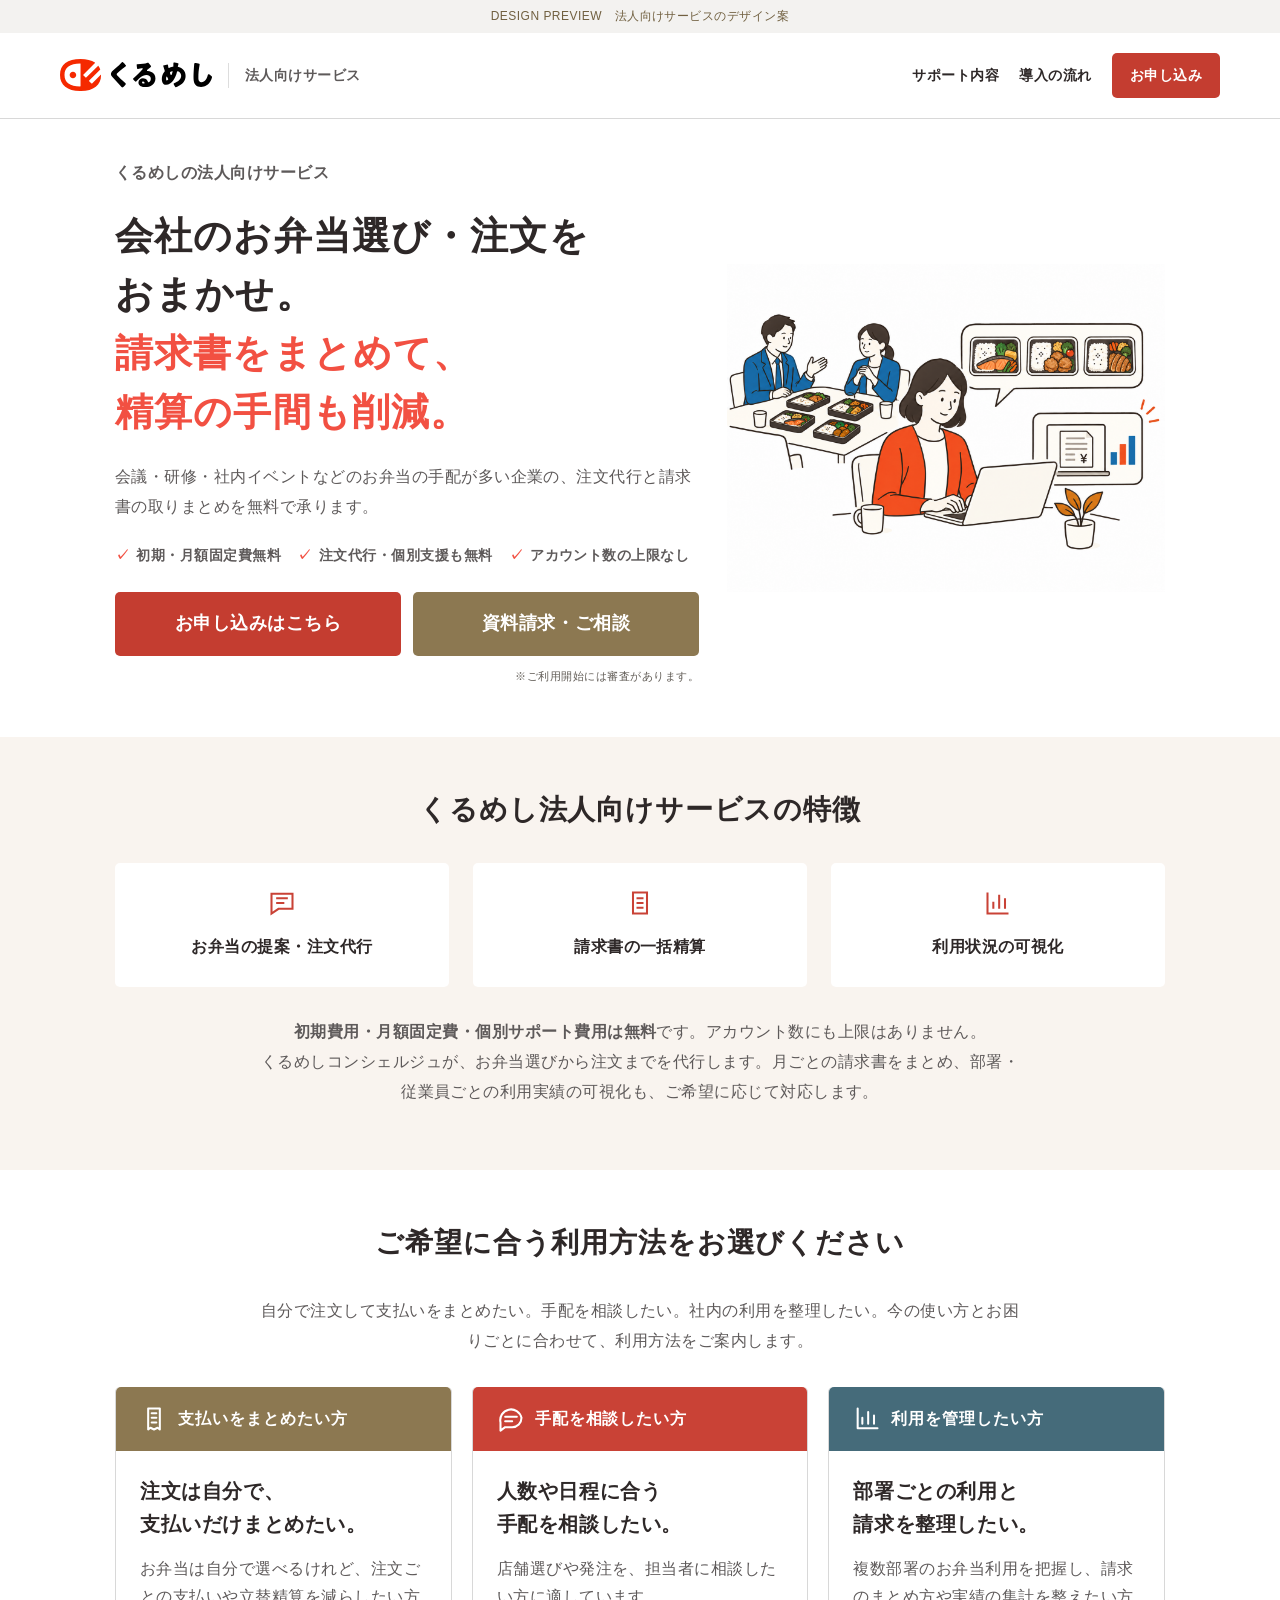
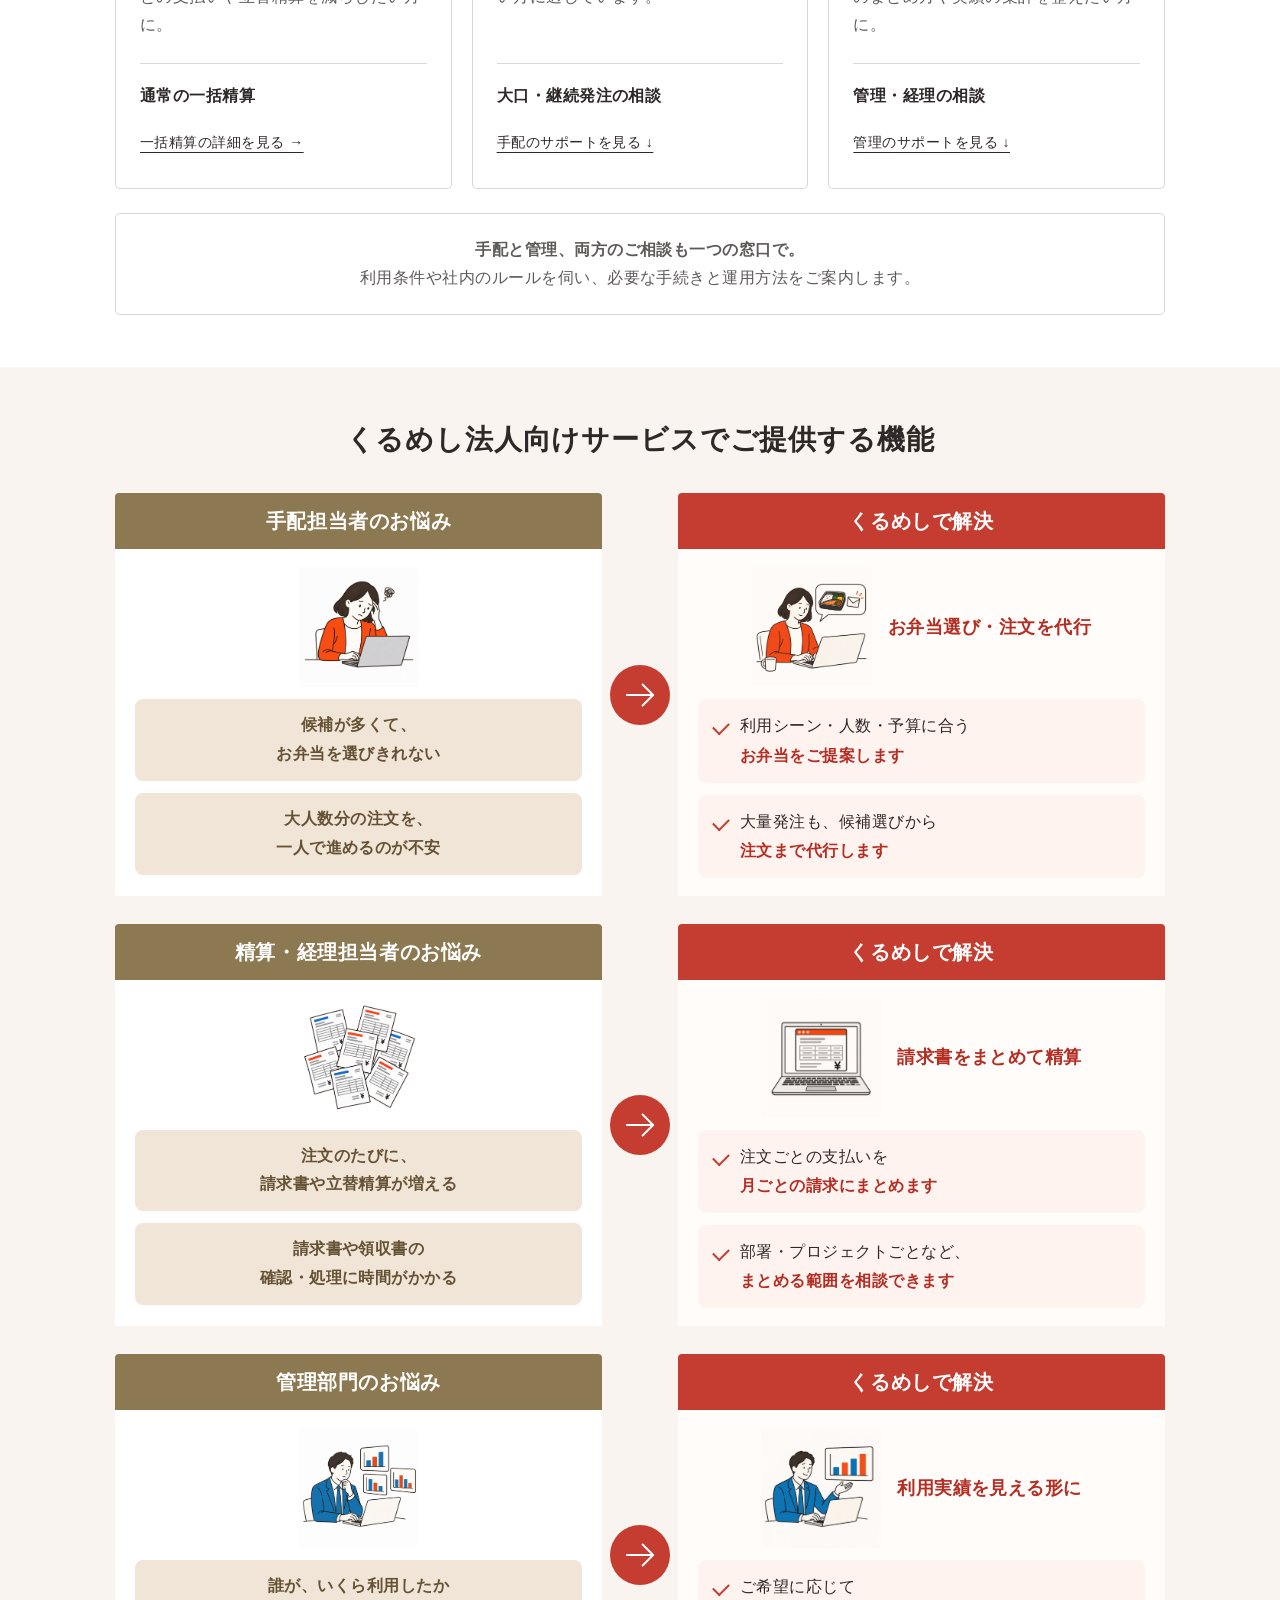
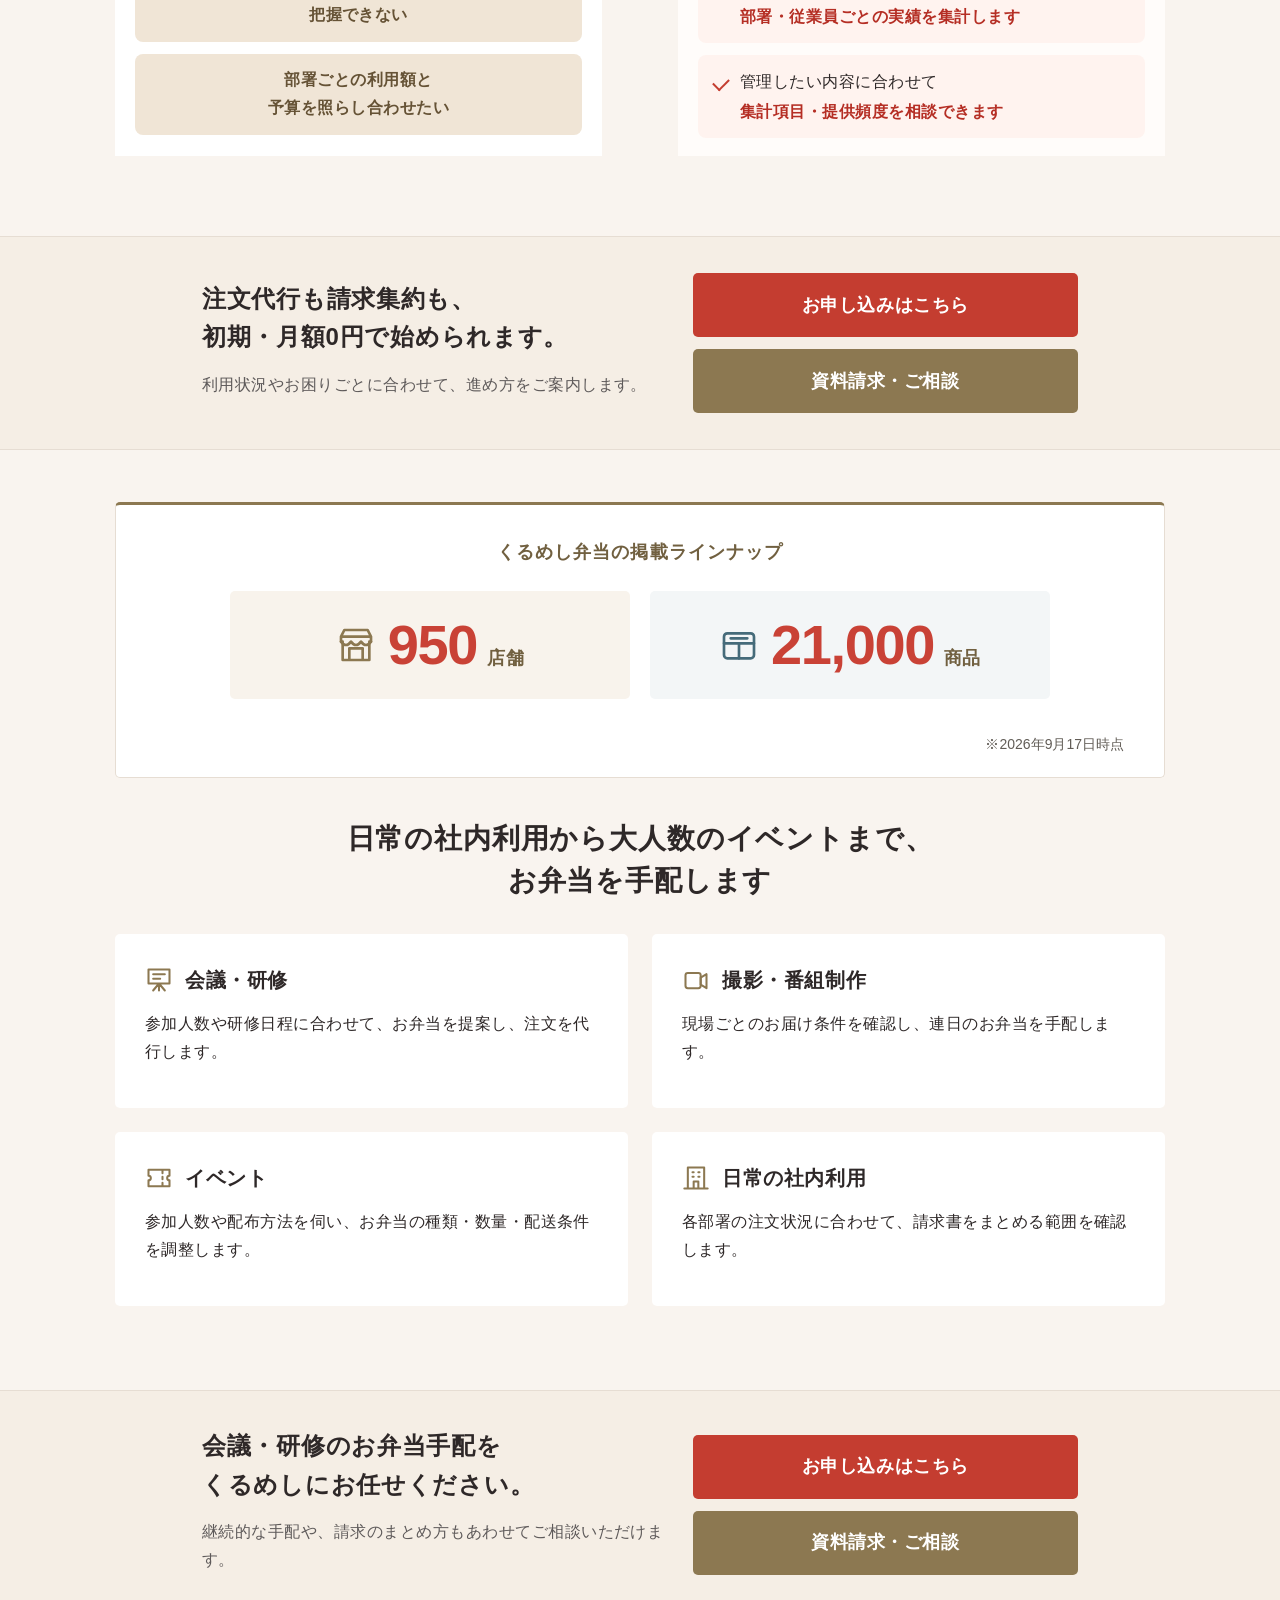
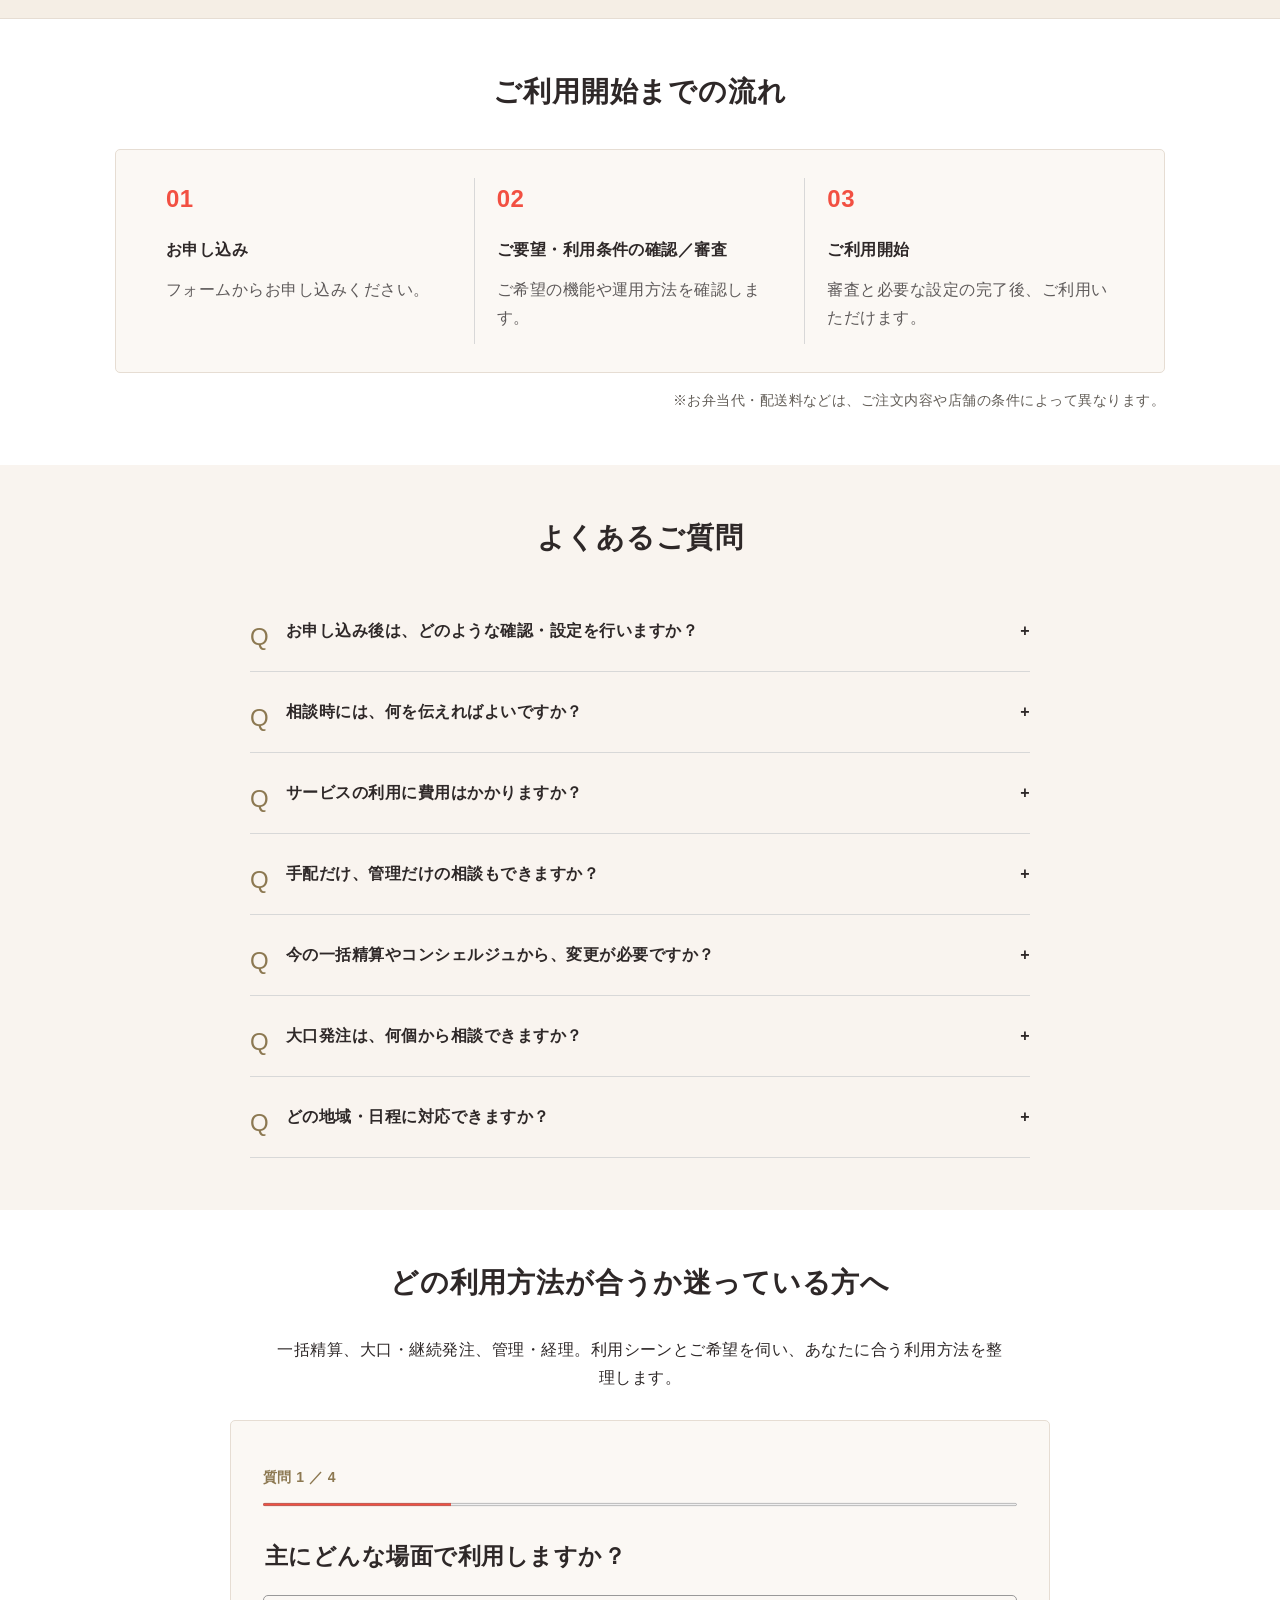
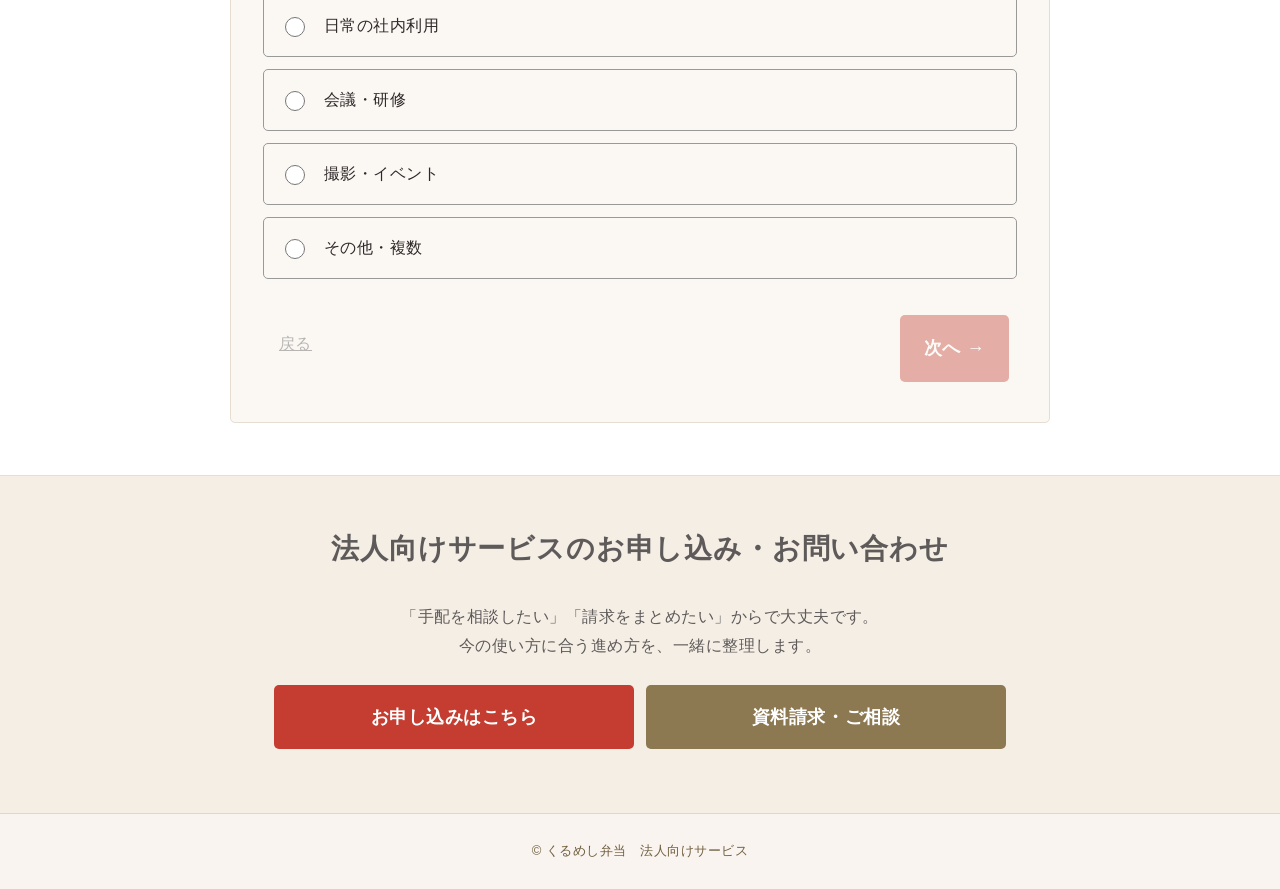
<file: corporate3/index.html>
<!doctype html>
<html lang="ja">
<head><meta charset="utf-8"><meta name="viewport" content="width=device-width,initial-scale=1"><title>お弁当の注文代行・請求集約｜くるめしの法人向けサービス</title><meta name="description" content="大口・継続発注の相談から、一括精算、部署別の利用実績の整理まで。会社のお弁当利用に合ったサポートをご案内します。">
<style>
*{box-sizing:border-box}body{margin:0;color:#242424;background:#fff;font:16px/1.85 "Yu Gothic",Meiryo,sans-serif}a{color:inherit}header{border-bottom:1px solid #bbb;padding:18px 5%;display:flex;justify-content:space-between;gap:20px;align-items:center}nav{display:flex;gap:20px;flex-wrap:wrap}.wrap{max-width:1060px;margin:auto;padding:0 28px}section{padding:64px 0;border-bottom:1px solid #ccc;scroll-margin-top:24px}section:nth-child(even){background:#f5f5f5}h1{font-size:clamp(32px,5vw,52px);line-height:1.45;margin:20px 0}h2{font-size:clamp(25px,3vw,34px);line-height:1.5;margin:10px 0 24px}h3{font-size:20px;margin:0 0 14px}p{margin:12px 0}.label{font-size:13px;color:#666;letter-spacing:.06em}.lead{max-width:760px;font-size:18px}.two,.three,.flow{display:grid;gap:20px;margin:28px 0}.two{grid-template-columns:1fr 1fr}.three{grid-template-columns:repeat(3,1fr)}.card{border:1px solid #aaa;background:white;padding:26px}.card ul{padding-left:22px}.button{display:inline-block;background:#333;color:white;padding:12px 24px;text-decoration:none;margin:16px 8px 8px 0;border:1px solid #333}.secondary{background:white;color:#333}.diagram{border:1px dashed #888;padding:28px;margin:30px 0;text-align:center;background:#fafafa}.flow{grid-template-columns:repeat(3,1fr);text-align:left}.flow>div{padding:18px;border:1px solid #bbb;background:white}.step{display:block;color:#777;font-size:14px;margin-bottom:8px}.note{font-size:14px;color:#666}.annotation{border-left:3px solid #999;padding:8px 14px;font-size:14px;color:#555;margin:24px 0;background:#eee}.contact{text-align:center}.contact .lead{margin:auto}details{padding:18px 0;border-bottom:1px solid #ccc}summary{cursor:pointer;font-weight:bold}.order{counter-reset:step;list-style:none;padding:0;display:grid;grid-template-columns:repeat(4,1fr);gap:16px}.order li{counter-increment:step;border-top:3px solid #777;padding:18px 0}.order li:before{content:'0' counter(step);display:block;color:#777}footer{padding:24px;text-align:center;color:#666}.scope{padding:12px 28px;background:#e8e8e8;font-size:14px}a:focus-visible,summary:focus-visible{outline:3px solid #555;outline-offset:4px}@media(max-width:700px){.two,.three,.flow,.order{grid-template-columns:1fr}section{padding:40px 0}header{align-items:flex-start}nav{font-size:14px;gap:10px}.wrap{padding:0 20px}.card{padding:22px}}
</style><link rel="stylesheet" href="corporate-lp-design.css"><link rel="stylesheet" href="service-guide.css"><script src="service-guide.js" defer></script><link rel="stylesheet" href="corporate-refinement.css"><link rel="stylesheet" href="kurumeshi-brand.css"><link rel="stylesheet" href="support-comparison.css"></head>
<body>
<style>
main > section{padding-top:52px;padding-bottom:52px}
main > .hero{padding-top:48px;padding-bottom:40px}
main > .mid-conversion.mid-conversion{padding-top:12px;padding-bottom:12px}
main > #contact{padding-top:52px;padding-bottom:52px}
.header-brand{display:flex;align-items:center;gap:16px;text-decoration:none;flex-shrink:0}.header-brand img{display:block;width:152px;height:32px}.header-brand span{font-size:14px;font-weight:700;color:#494449;border-left:1px solid #ddd;padding-left:16px}
@media(max-width:700px){main > section{padding-top:36px;padding-bottom:36px}main > .hero{padding-top:32px;padding-bottom:28px}main > #contact{padding-top:40px;padding-bottom:40px}.header-brand{gap:10px}.header-brand img{width:124px;height:auto}.header-brand span{font-size:12px;padding-left:10px}}
</style>
<style>
.mid-conversion.mid-conversion{padding:28px 0;background:#fff}
.mid-conversion-box{display:grid;grid-template-columns:minmax(0,1.3fr) minmax(0,1fr);gap:28px;align-items:center;padding:36px 40px;background:#fff3ee;border:1px solid #f2d4cb;border-radius:14px}
.mid-conversion-box h2{font-size:clamp(23px,2.5vw,30px);margin:10px 0 12px;line-height:1.6}
.mid-conversion-box p{font-size:15px;color:#646166;margin:8px 0}
.mid-conversion-box .label{font-size:12px;color:#e93217}
.mid-conversion-action{text-align:center}.mid-conversion-action .button{margin:8px 0;max-width:100%}.mid-conversion-action p{font-size:13px}
@media(max-width:700px){.mid-conversion-box{grid-template-columns:1fr;padding:26px 22px;gap:16px}.mid-conversion-action .button{display:block;font-size:14px;padding:14px 10px}}
#ordering{background:#fff;display:block;padding:32px;min-height:0;overflow:auto}
.support-art{display:block;width:100%;height:240px;object-fit:contain;margin:0 auto 24px}
#ordering .support-art{float:left;width:38%;height:250px;margin:0 32px 0 0}
@media(max-width:700px){#ordering{padding:25px}#ordering .support-art{float:none;width:100%;height:230px;margin:0 0 24px}.support-art{height:230px}}
</style>
<div class="scope">DESIGN PREVIEW　法人向けサービスのデザイン案</div>
<header><a class="header-brand" href="#" aria-label="くるめし 法人向けサービス トップ"><img src="kurumeshi-logo.svg" alt="くるめし" width="152" height="32"><span>法人向けサービス</span></a><nav><a href="#support">サポート内容</a><a href="#start">導入の流れ</a><a href="https://kurumeshi.tayori.com/f/hojin/">お申し込み</a></nav></header>
<main>
<section class="hero"><div class="wrap hero-layout"><div><div class="label">くるめしの法人向けサービス</div><h1><span>会社のお弁当選び・注文を</span><span>おまかせ。</span><span><em>請求書をまとめて、</em></span><span><em>精算の手間も削減。</em></span></h1><p class="lead">会議・研修・社内イベントなどのお弁当の手配が多い企業の、注文代行と請求書の取りまとめを無料で承ります。</p><ul class="hero-values"><li>初期・月額固定費無料</li><li>注文代行・個別支援も無料</li><li>アカウント数の上限なし</li></ul><div class="conversion-actions"><a class="button apply-cta" href="https://kurumeshi.tayori.com/f/hojin/">お申し込みはこちら</a><a class="button inquiry-cta" href="https://kurumeshi.tayori.com/f/hojin/">資料請求・ご相談</a></div><p class="note screening-note">※ご利用開始には審査があります。</p></div><div class="hero-art"><img src="hero-corporate-v2.png" alt="会社のお弁当手配を行う担当者と、会議での利用・電子請求のイメージ" width="1448" height="1086"><div class="caption"><span>大口・継続発注</span><span>一括精算</span><span>利用管理</span></div></div></div></section>
<section id="features"><div class="wrap"><h2>くるめし法人向けサービスの特徴</h2><div class="feature-pillars"><a href="#ordering"><svg class="section-icon" viewBox="0 0 24 24" fill="none" stroke="currentColor" stroke-width="1.6" aria-hidden="true"><path d="M3 4h18v13H9l-6 4ZM7 8h10M7 12h7"/></svg><strong>お弁当の提案・注文代行</strong></a><a href="#accounting"><svg class="section-icon" viewBox="0 0 24 24" fill="none" stroke="currentColor" stroke-width="1.6" aria-hidden="true"><path d="M6 3h12v18H6ZM9 8h6M9 12h6M9 16h6"/></svg><strong>請求書の一括精算</strong></a><a href="#visibility"><svg class="section-icon" viewBox="0 0 24 24" fill="none" stroke="currentColor" stroke-width="1.6" aria-hidden="true"><path d="M3 3v18h18M8 17v-6M13 17V5M18 17V8"/></svg><strong>利用状況の可視化</strong></a></div><p class="lead"><strong>初期費用・月額固定費・個別サポート費用は無料</strong>です。アカウント数にも上限はありません。<br>くるめしコンシェルジュが、お弁当選びから注文までを代行します。月ごとの請求書をまとめ、部署・従業員ごとの利用実績の可視化も、ご希望に応じて対応します。</p></div></section>
<section id="business"><div class="wrap"><div class="label">FOR BUSINESS</div><h2>ご希望に合う利用方法をお選びください</h2><p class="lead">自分で注文して支払いをまとめたい。手配を相談したい。社内の利用を整理したい。今の使い方とお困りごとに合わせて、利用方法をご案内します。</p><div class="needs-grid"><article><span class="need-number"><svg class="need-icon" viewBox="0 0 24 24" width="28" height="28" fill="none" stroke="currentColor" stroke-width="1.6" stroke-linecap="round" stroke-linejoin="round" aria-hidden="true" focusable="false"><path d="M7 3h10v18l-2-1.5-3 1.5-3-1.5L7 21V3Z"/><path d="M10 7h4M10 11h4M10 15h4"/></svg><span>支払いをまとめたい方</span></span><h3>注文は自分で、<br>支払いだけまとめたい。</h3><p>お弁当は自分で選べるけれど、注文ごとの支払いや立替精算を減らしたい方に。</p><strong>通常の一括精算</strong><a href="https://www.kurumesi-bentou.com/business/">一括精算の詳細を見る →</a></article><article><span class="need-number"><svg class="need-icon" viewBox="0 0 24 24" width="28" height="28" fill="none" stroke="currentColor" stroke-width="1.6" stroke-linecap="round" stroke-linejoin="round" aria-hidden="true" focusable="false"><path d="M21 11a8 8 0 0 1-8 8H7l-4 3v-7a8 8 0 1 1 18-4Z"/><path d="M7 10h10M7 14h6"/></svg><span>手配を相談したい方</span></span><h3>人数や日程に合う<br>手配を相談したい。</h3><p>店舗選びや発注を、担当者に相談したい方に適しています。</p><strong>大口・継続発注の相談</strong><a href="#ordering">手配のサポートを見る ↓</a></article><article><span class="need-number"><svg class="need-icon" viewBox="0 0 24 24" width="28" height="28" fill="none" stroke="currentColor" stroke-width="1.6" stroke-linecap="round" stroke-linejoin="round" aria-hidden="true" focusable="false"><path d="M4 3v17h17M8 16v-5M13 16V6M18 16V9"/></svg><span>利用を管理したい方</span></span><h3>部署ごとの利用と<br>請求を整理したい。</h3><p>複数部署のお弁当利用を把握し、請求のまとめ方や実績の集計を整えたい方に。</p><strong>管理・経理の相談</strong><a href="#accounting">管理のサポートを見る ↓</a></article></div><p class="combined-note"><strong>手配と管理、両方のご相談も一つの窓口で。</strong><br>利用条件や社内のルールを伺い、必要な手続きと運用方法をご案内します。</p></div></section>


<section id="support"><div class="wrap"><div class="label">OUR SUPPORT</div><h2>くるめし法人向けサービスでご提供する機能</h2>
<article class="service-contrast" id="ordering" aria-label="手配担当者のお悩みと解決方法"><div class="contrast-pain"><h3>手配担当者のお悩み</h3><div class="contrast-pain-body"><img class="contrast-illustration" src="icon-order-pain-v4.png" alt="PCに向かい、お弁当の手配に悩む女性担当者" width="1254" height="1254" loading="lazy"><ul><li>候補が多くて、<br>お弁当を選びきれない</li><li>大人数分の注文を、<br>一人で進めるのが不安</li></ul></div></div><div class="contrast-arrow"><span><svg viewBox="0 0 64 64" fill="none" stroke="currentColor" stroke-width="3" stroke-linecap="round" stroke-linejoin="round" aria-hidden="true"><path d="M12 32h40M36 16l16 16-16 16"/></svg></span></div><div class="contrast-solution"><h3>くるめしで解決</h3><div class="contrast-solution-body"><div class="contrast-diagram"><img class="contrast-illustration" src="icon-order-solution-v2.png" alt="お弁当をメールで提案するコンシェルジュ" width="1254" height="1254" loading="lazy"><h4>お弁当選び・注文を代行</h4></div><ul><li>利用シーン・人数・予算に合う<br><strong>お弁当をご提案します</strong></li><li>大量発注も、候補選びから<br><strong>注文まで代行します</strong></li></ul></div></div></article>
<article class="service-contrast" id="accounting" aria-label="精算・経理担当者のお悩みと解決方法"><div class="contrast-pain"><h3>精算・経理担当者のお悩み</h3><div class="contrast-pain-body"><img class="contrast-illustration" src="icon-billing-pain-v4.png" alt="乱雑に重なった複数の紙の請求書" width="1254" height="1254" loading="lazy"><ul><li>注文のたびに、<br>請求書や立替精算が増える</li><li>請求書や領収書の<br>確認・処理に時間がかかる</li></ul></div></div><div class="contrast-arrow"><span><svg viewBox="0 0 64 64" fill="none" stroke="currentColor" stroke-width="3" stroke-linecap="round" stroke-linejoin="round" aria-hidden="true"><path d="M12 32h40M36 16l16 16-16 16"/></svg></span></div><div class="contrast-solution"><h3>くるめしで解決</h3><div class="contrast-solution-body"><div class="contrast-diagram"><img class="contrast-illustration" src="icon-billing-solution-v3.png" alt="一つにまとまった電子請求書" width="1254" height="1254" loading="lazy"><h4>請求書をまとめて精算</h4></div><ul><li>注文ごとの支払いを<br><strong>月ごとの請求にまとめます</strong></li><li>部署・プロジェクトごとなど、<br><strong>まとめる範囲を相談できます</strong></li></ul></div></div></article>
<article class="service-contrast" id="visibility" aria-label="管理部門のお悩みと解決方法"><div class="contrast-pain"><h3>管理部門のお悩み</h3><div class="contrast-pain-body"><img class="contrast-illustration" src="icon-usage-pain-v2.png" alt="部署ごとの利用額を把握できず困る担当者" width="1254" height="1254" loading="lazy"><ul><li>誰が、いくら利用したか<br>把握できない</li><li>部署ごとの利用額と<br>予算を照らし合わせたい</li></ul></div></div><div class="contrast-arrow"><span><svg viewBox="0 0 64 64" fill="none" stroke="currentColor" stroke-width="3" stroke-linecap="round" stroke-linejoin="round" aria-hidden="true"><path d="M12 32h40M36 16l16 16-16 16"/></svg></span></div><div class="contrast-solution"><h3>くるめしで解決</h3><div class="contrast-solution-body"><div class="contrast-diagram"><img class="contrast-illustration" src="icon-usage-solution-v3.png" alt="グラフで利用実績を確認する担当者" width="1254" height="1254" loading="lazy"><h4>利用実績を見える形に</h4></div><ul><li>ご希望に応じて<br><strong>部署・従業員ごとの実績を集計します</strong></li><li>管理したい内容に合わせて<br><strong>集計項目・提供頻度を相談できます</strong></li></ul></div></div></article>
</div></section>
<section class="mid-conversion" aria-labelledby="mid-cta-support"><div class="wrap"><div class="mid-conversion-box"><div><p class="label">法人利用のご相談</p><h2 id="mid-cta-support">注文代行も請求集約も、<br>初期・月額0円で始められます。</h2><p><span class="cta-copy-unit">利用状況やお困りごとに合わせて、</span><span class="cta-copy-unit">進め方をご案内します。</span></p></div><div class="mid-conversion-action"><div class="conversion-actions"><a class="button apply-cta" href="https://kurumeshi.tayori.com/f/hojin/">お申し込みはこちら</a><a class="button inquiry-cta" href="https://kurumeshi.tayori.com/f/hojin/">資料請求・ご相談</a></div></div></div></div></section>


<section id="use-cases"><div class="wrap"><div class="label">USE CASES</div><div class="service-proof"><p>くるめし弁当の掲載ラインナップ</p><div><div class="proof-metric"><svg class="proof-icon" viewBox="0 0 24 24" width="24" height="24" fill="none" stroke="currentColor" stroke-width="1.6" stroke-linecap="round" stroke-linejoin="round" aria-hidden="true" focusable="false"><path d="M3 10V7l2-4h14l2 4v3M3 7h18M4 10v11h16V10M8 21v-7h8v7"/><path d="M3 10q3 4 6 0 3 4 6 0 3 4 6 0"/></svg><strong>950<span>店舗</span></strong></div><div class="proof-metric"><svg class="proof-icon" viewBox="0 0 24 24" width="24" height="24" fill="none" stroke="currentColor" stroke-width="1.6" stroke-linecap="round" stroke-linejoin="round" aria-hidden="true" focusable="false"><rect x="3" y="5" width="18" height="15" rx="2"/><path d="M3 11h18M12 11v9M7 8h10"/></svg><strong>21,000<span>商品</span></strong></div></div><p class="note">※2026年9月17日時点</p></div><h2>日常の社内利用から大人数のイベントまで、<br>お弁当を手配します</h2><div class="two"><div class="card"><h3 class="icon-heading"><svg class="section-icon" viewBox="0 0 24 24" width="28" height="28" fill="none" stroke="currentColor" stroke-width="1.6" stroke-linecap="round" stroke-linejoin="round" aria-hidden="true" focusable="false"><path d="M3 3h18v12H3ZM12 15v6M7 21l5-6 5 6M7 7h10M7 11h6"/></svg><span>会議・研修</span></h3><p>参加人数や研修日程に合わせて、お弁当を提案し、注文を代行します。</p></div><div class="card"><h3 class="icon-heading"><svg class="section-icon" viewBox="0 0 24 24" width="28" height="28" fill="none" stroke="currentColor" stroke-width="1.6" stroke-linecap="round" stroke-linejoin="round" aria-hidden="true" focusable="false"><rect x="3" y="6" width="13" height="13" rx="2"/><path d="m16 10 5-3v12l-5-3Z"/></svg><span>撮影・番組制作</span></h3><p>現場ごとのお届け条件を確認し、連日のお弁当を手配します。</p></div><div class="card"><h3 class="icon-heading"><svg class="section-icon" viewBox="0 0 24 24" width="28" height="28" fill="none" stroke="currentColor" stroke-width="1.6" stroke-linecap="round" stroke-linejoin="round" aria-hidden="true" focusable="false"><path d="M3 5h18v5a2 2 0 0 0 0 4v5H3v-5a2 2 0 0 0 0-4ZM15 5v3M15 11v2M15 16v3"/></svg><span>イベント</span></h3><p>参加人数や配布方法を伺い、お弁当の種類・数量・配送条件を調整します。</p></div><div class="card"><h3 class="icon-heading"><svg class="section-icon" viewBox="0 0 24 24" width="28" height="28" fill="none" stroke="currentColor" stroke-width="1.6" stroke-linecap="round" stroke-linejoin="round" aria-hidden="true" focusable="false"><path d="M5 21V3h14v18M2 21h20M9 7h1M14 7h1M9 11h1M14 11h1M10 21v-6h4v6"/></svg><span>日常の社内利用</span></h3><p>各部署の注文状況に合わせて、請求書をまとめる範囲を確認します。</p></div></div></div></section>
<section class="mid-conversion" aria-labelledby="mid-cta-cases"><div class="wrap"><div class="mid-conversion-box"><div><p class="label">具体的なご予定がある方へ</p><h2 id="mid-cta-cases">会議・研修のお弁当手配を<br>くるめしにお任せください。</h2><p>継続的な手配や、請求のまとめ方もあわせてご相談いただけます。</p></div><div class="mid-conversion-action"><div class="conversion-actions"><a class="button apply-cta" href="https://kurumeshi.tayori.com/f/hojin/">お申し込みはこちら</a><a class="button inquiry-cta" href="https://kurumeshi.tayori.com/f/hojin/">資料請求・ご相談</a></div></div></div></div></section>
<section id="start"><div class="wrap"><h2>ご利用開始までの流れ</h2><ol class="order"><li><strong>お申し込み</strong><p>フォームからお申し込みください。</p></li><li><strong>ご要望・利用条件の確認／審査</strong><p>ご希望の機能や運用方法を確認します。</p></li><li><strong>ご利用開始</strong><p>審査と必要な設定の完了後、ご利用いただけます。</p></li></ol><p class="fee-note">※お弁当代・配送料などは、ご注文内容や店舗の条件によって異なります。</p></div></section>
<section><div class="wrap"><div class="label">FAQ</div><h2>よくあるご質問</h2><details><summary>お申し込み後は、どのような確認・設定を行いますか？</summary><p>利用シーンや頻度、請求書をまとめる範囲、利用者の登録方法を確認します。可視化をご希望の場合は、集計項目・形式・提供頻度もご相談のうえ決定します。審査の結果、ご利用いただけない場合があります。</p></details><details><summary>相談時には、何を伝えればよいですか？</summary><p>手配のご相談は人数・予算・利用日・お届け先を、管理のご相談は利用部署・請求のまとめ方・把握したい項目をお知らせください。未定の項目は、その旨をお伝えください。</p></details><details><summary>サービスの利用に費用はかかりますか？</summary><p>初期費用・月額固定費・注文代行や個別支援のサポート費用は無料です。お弁当代・配送料は別途かかります。アカウント数に上限はありません。</p></details><details><summary>手配だけ、管理だけの相談もできますか？</summary><p>はい。必要な支援からご相談ください。両方をまとめてご相談いただくこともできます。</p></details><details><summary>今の一括精算やコンシェルジュから、変更が必要ですか？</summary><p>現在のご利用状況を伺い、法人向けサービスに必要な手続きをご案内します。</p></details><details><summary>大口発注は、何個から相談できますか？</summary><p>一度に多くのお弁当を手配する場合だけでなく、連日・定期的な手配もご相談いただけます。必要な数量・利用頻度・予算を伺い、対応可否と条件をご案内します。</p></details><details><summary>どの地域・日程に対応できますか？</summary><p>お届け先・希望日時・数量・店舗によって異なります。相談時にお届け先の住所と利用予定日をお知らせください。店舗や配送の条件を確認してご案内します。</p></details></div></section>
<section id="guide"><div class="wrap"><div class="label">SERVICE GUIDE</div><h2>どの利用方法が合うか迷っている方へ</h2><p class="guide-intro">一括精算、大口・継続発注、管理・経理。利用シーンとご希望を伺い、あなたに合う利用方法を整理します。</p><div id="service-guide" class="guide-box"></div><noscript><p>質問ガイドのご利用にはJavaScriptが必要です。上のサービス説明をご覧いただくか、フォームからご相談ください。</p></noscript></div></section>
<section id="contact" class="contact"><div class="wrap"><div class="label">CONTACT</div><h2>法人向けサービスのお申し込み・お問い合わせ</h2><p class="lead">「手配を相談したい」「請求をまとめたい」からで大丈夫です。<br>今の使い方に合う進め方を、一緒に整理します。</p><div class="conversion-actions"><a class="button apply-cta" href="https://kurumeshi.tayori.com/f/hojin/">お申し込みはこちら</a><a class="button inquiry-cta" href="https://kurumeshi.tayori.com/f/hojin/">資料請求・ご相談</a></div></div></section>
</main><footer>© くるめし弁当　法人向けサービス</footer></body></html>
</file>
<file: corporate/corporate-lp-design.css>
:root{--red:#e93217;--ink:#282629;--muted:#646166;--line:#e6e4e4;--blue:#245b77}html{scroll-behavior:smooth}body{color:var(--ink);letter-spacing:.025em;background:#fff}.scope{background:#292629;color:#fff;text-align:center;font-size:12px;padding:6px 20px}.annotation{display:none}header{padding:18px max(28px,calc((100vw - 1160px)/2));border-bottom:1px solid var(--line);background:#fff;position:sticky;top:0;z-index:10}header strong{font-size:20px;white-space:nowrap;color:var(--red)}nav{align-items:center;font-size:14px;font-weight:700}nav a{text-decoration:none}nav a:last-child{background:var(--red);color:white;padding:10px 18px;border-radius:6px}.wrap{max-width:1160px;padding:0 32px}section{padding:88px 0;border:0;scroll-margin-top:90px}section:nth-child(even){background:#f8f8f8}h2{font-size:clamp(27px,3.3vw,40px);font-weight:800;letter-spacing:-.035em;line-height:1.55;margin-bottom:28px}h3{font-size:21px;line-height:1.6;letter-spacing:-.015em}.label{font-size:12px;letter-spacing:.12em;color:var(--red);font-weight:800;display:flex;align-items:center;gap:10px}.label:before{content:'';width:22px;height:2px;background:currentColor;flex-shrink:0}.lead{color:var(--muted);font-size:17px;line-height:2}.hero{background:linear-gradient(115deg,#fff 55%,#fff3ef 55%);padding:76px 0 66px}.hero-layout{display:grid;grid-template-columns:1.1fr 1fr;align-items:center;gap:20px}.hero h1{font-size:clamp(34px,4.3vw,54px);line-height:1.5;letter-spacing:-.05em;margin:20px 0}.hero h1 span{white-space:nowrap;display:block}.hero h1 em{font-style:normal;color:var(--red)}.hero-art img{width:100%;height:360px;object-fit:contain}.hero-art{position:relative}.hero-art .caption{display:flex;justify-content:center;gap:8px;flex-wrap:wrap}.caption span{background:white;border:1px solid #edcec7;box-shadow:0 6px 18px #52221108;border-radius:30px;padding:7px 16px;font-size:14px;font-weight:700}.hero .lead{max-width:37em}.button{background:var(--red);border-color:var(--red);border-radius:6px;font-weight:700;box-shadow:0 5px 14px #e9321715;padding:15px 22px}.secondary{background:transparent;color:var(--ink);border:0;box-shadow:none;font-size:14px}.two,.three{gap:24px;margin:32px 0}.card{border:1px solid var(--line);padding:32px;border-radius:12px;box-shadow:0 6px 22px #24242403}.note{line-height:1.8}.diagram{border:0;border-radius:16px;background:#f6f6f6;padding:36px}.diagram>.two{position:relative;margin:28px 0}.diagram>.two .card{border:0;background:white;box-shadow:0 6px 20px #24242405}.diagram>strong{font-size:18px}.diagram>strong:last-child{display:inline-block;background:var(--red);color:white;border-radius:40px;padding:12px 32px}.diagram>.two .card:first-child{border-top:4px solid var(--red)}.diagram>.two .card:last-child{border-top:4px solid var(--blue)}#who{background:#fff6f3}#who .card{padding:36px;border:0;border-top:5px solid var(--red)}#who .card:last-child{border-top-color:var(--blue)}#who .card:last-child .label{color:var(--blue)}#who .card>p:not(.label){font-size:14px;color:var(--muted);min-height:52px}#who ul{list-style:none;padding:0;margin:24px 0}#who li{position:relative;padding:10px 0 10px 28px;border-bottom:1px solid var(--line);font-size:16px}#who li:before{content:'✓';position:absolute;left:0;color:var(--red);font-weight:bold}#who .card:last-child li:before{color:var(--blue)}#who a{font-weight:700;text-decoration:none;border-bottom:1px solid currentColor;padding-bottom:4px}#who .wrap>p{text-align:center}.flow{gap:32px;margin:0}.flow>div{position:relative;border:0;background:#fff;padding:28px;border-radius:10px;box-shadow:0 4px 16px #22222206}.flow>div:not(:last-child):after{content:'→';position:absolute;right:-25px;top:42%;font-size:22px;color:var(--red)}.step{font-weight:800;color:var(--red);font-size:14px;margin-bottom:15px}.flow strong{font-size:18px}#ordering{padding:38px 38px 38px 45%;min-height:300px;display:flex;flex-direction:column;justify-content:center;background:#fff url('ordering-concierge.png') left 6% center/32% auto no-repeat}#accounting .card{border-top:4px solid var(--blue)}#accounting h3{color:var(--blue)}.three{counter-reset:benefit}.three .card{position:relative;padding-top:70px;border:0;border-radius:0;background:transparent;border-top:1px solid #ccc}.three .card:before{counter-increment:benefit;content:'0' counter(benefit);position:absolute;top:16px;color:var(--red);font-size:28px;font-weight:800}.order{gap:30px;margin-top:36px}.order li{border-top:2px solid var(--red)}.order li:before{font-size:30px;color:var(--red);font-weight:800;margin-bottom:16px}.order li p{color:var(--muted);font-size:15px}details{padding:23px 8px}summary{list-style:none;position:relative;padding:0 32px;color:var(--ink)}summary:before{content:'Q';color:var(--red);position:absolute;left:0}summary:after{content:'+';position:absolute;right:0}details[open] summary:after{content:'−'}details p{padding:8px 32px;color:var(--muted)}#contact{background:#302a29;color:white;padding:80px 0}#contact .label{justify-content:center;color:#ffa18e}#contact .lead{color:#e5d9d5}#contact .diagram{background:transparent;margin:12px 0;padding:12px}#contact .note{color:#d0bfba}footer{background:#231f1e;color:#b9aeaa;font-size:13px;padding:26px}.button:hover{background:#c92710;color:white}a:focus-visible,summary:focus-visible{outline:3px solid #1973a3;outline-offset:5px}
@media(max-width:900px){header{position:relative;flex-wrap:wrap;padding:16px 24px}.hero-layout{grid-template-columns:1fr}.hero{padding:44px 0;background:linear-gradient(#fff,#fff5f1)}.hero h1{font-size:clamp(32px,6vw,48px)}.hero-art img{height:280px}.hero-art{max-width:440px;margin:auto}.hero .lead{max-width:650px}.three{grid-template-columns:1fr}.three .card{padding:24px 24px 24px 80px}.three .card:before{left:12px;top:18px}}
@media(max-width:700px){section{padding:56px 0}.wrap{padding:0 22px}.two,.flow{grid-template-columns:1fr;gap:20px}.hero h1{font-size:clamp(27px,7.5vw,43px)}header strong{font-size:18px}nav{font-size:12px;gap:16px}.card,#who .card{padding:25px}#who .card>p:not(.label){min-height:0}.diagram{padding:24px 18px}.flow>div:not(:last-child):after{content:'↓';top:auto;bottom:-25px;right:48%}#ordering{padding:225px 24px 26px;background-position:center top 14px;background-size:auto 200px}.order{grid-template-columns:1fr 1fr;gap:20px}h2{font-size:27px}.lead{font-size:16px}.button{font-size:15px}.hero-art img{height:250px}}
</file>
<file: corporate/service-guide.css>
#guide{background:#fff6f3}.guide-intro{max-width:740px}.guide-box{max-width:820px;background:#fff;border:1px solid #eadbd5;border-radius:16px;padding:32px;margin:28px auto 0}.guide-progress{color:#c92c15;font-weight:700;font-size:14px}.guide-box progress{width:100%;height:7px;accent-color:#e93217;margin-bottom:24px}.guide-box fieldset{border:0;padding:0;margin:0;min-width:0}.guide-box legend,.guide-box h3{font-size:23px;line-height:1.6;font-weight:700;margin-bottom:20px}.guide-choices{display:grid;gap:12px}.guide-choices label{display:flex;gap:14px;align-items:center;border:1px solid #ccc;padding:16px 18px;border-radius:8px;cursor:pointer}.guide-choices label:has(input:checked){background:#fff3ee;border-color:#e93217}.guide-choices input{width:20px;height:20px;accent-color:#e93217;flex-shrink:0}.guide-actions{display:flex;justify-content:space-between;gap:12px;align-items:center;margin-top:20px}.guide-box button{font:inherit;cursor:pointer}.guide-box button:disabled{opacity:.4;cursor:not-allowed}.guide-back{background:transparent;border:0;text-decoration:underline;color:#555;padding:12px;margin-right:12px}.guide-summary{display:grid;grid-template-columns:100px 1fr;gap:12px;font-size:14px;background:#f7f7f7;padding:20px}.guide-summary dt{font-weight:bold}.guide-summary dd{margin:0}.guide-box :focus-visible{outline:3px solid #245b77;outline-offset:4px}@media(max-width:600px){.guide-box{padding:22px 18px}.guide-box legend{font-size:20px}.guide-actions .button{font-size:14px;padding:12px}.guide-summary{grid-template-columns:1fr;gap:4px}.guide-summary dd{margin-bottom:12px}}
</file>
<file: corporate/corporate-refinement.css>
/* Corporate service: benefits, comparison and consultation */
.hero-values{display:flex;flex-wrap:wrap;gap:8px 18px;padding:0;list-style:none;font-weight:700;margin:22px 0 6px}
.hero-values li:before{content:"✓";color:var(--red);margin-right:7px}
.hero .note{font-size:14px;max-width:38em}
#business{background:#fff}
.needs-grid{display:grid;grid-template-columns:repeat(3,minmax(0,1fr));gap:20px;margin-top:32px}
.needs-grid article{display:flex;flex-direction:column;padding:28px;border:1px solid var(--line);border-top:4px solid var(--red);border-radius:10px;background:#fff}
.needs-grid article:first-child{border-top-color:#736861}
.needs-grid article:last-child{border-top-color:var(--blue)}
.need-number{font-size:14px;font-weight:700;color:var(--muted);letter-spacing:.06em;margin-bottom:20px}
.needs-grid h3{font-size:23px;line-height:1.65}
.needs-grid p{color:var(--muted);margin:0 0 24px}
.needs-grid strong{margin-top:auto;padding-top:18px;border-top:1px solid var(--line);font-size:17px}
.needs-grid a{font-size:14px;margin-top:10px;text-underline-offset:5px}
.combined-note{padding:22px 26px;background:#fff5f1;border-radius:8px;text-align:center;margin:24px 0 0}
#support{background:#f7f8f9}
#support .diagram{padding:0;background:transparent}
.support-process{display:flex;flex-wrap:wrap;gap:8px;padding:0;list-style:none;margin:20px 0}
.support-process li{font-size:14px;font-weight:700;background:#fff2ed;padding:8px 12px;border-radius:4px}
.support-process li:not(:last-child):after{content:" →";color:var(--red)}
.change-strip{display:grid;gap:3px;text-align:center;background:#f1f6f9;border-radius:8px;margin-top:24px;padding:18px}
.change-strip span{font-size:14px;color:var(--muted)}
.change-strip b{color:var(--blue)}
.change-strip strong{font-size:16px;color:var(--blue)}
#guide{background:#fff6f3}
.contact-prep{display:grid;grid-template-columns:1fr 1fr;gap:20px;max-width:780px;margin:26px auto;text-align:left}
.contact-prep>div{padding:20px 24px;border:1px solid #73615c;border-radius:8px}
.contact-prep p{margin:6px 0 0;color:#e5d9d5;font-size:15px}
.hero h1 span{white-space:normal;text-wrap:balance}
html{scroll-padding-top:20px}
@media(max-width:950px){.needs-grid{grid-template-columns:1fr}.needs-grid article{padding:26px}.needs-grid h3 br{display:none}.need-number{margin-bottom:12px}.needs-grid p{margin-bottom:16px}}
@media(max-width:700px){.contact-prep{grid-template-columns:1fr;gap:12px}.combined-note{text-align:left;padding:20px}.hero-values{font-size:14px;gap:8px 12px}.support-process{flex-direction:column}.needs-grid h3{font-size:22px}}
@media(prefers-reduced-motion:reduce){html{scroll-behavior:auto}}
/* Equal support rows; preserve the natural aspect ratio of every illustration. */
#support #ordering,#support #accounting > .card{display:grid;grid-template-columns:minmax(0, .8fr) minmax(0, 1.4fr);align-items:center;gap:32px;padding:30px 32px;min-height:0;overflow:visible;background:#fff;border:1px solid var(--line);border-radius:12px}
#support #accounting{display:grid;grid-template-columns:1fr;gap:20px;margin:20px 0 0}
#support #ordering .support-art,#support #accounting .support-art{float:none;display:block;width:100%;height:auto;max-width:320px;max-height:none;object-fit:contain;aspect-ratio:auto;margin:0 auto}
#support .support-copy{min-width:0}
#support .support-copy h3{color:var(--ink);margin:0 0 14px}
#support .support-copy > p{margin:12px 0}
#support .change-strip{background:#fff3ee;text-align:left;padding:14px 18px;margin-top:20px}
#support .change-strip b,#support .change-strip strong{color:var(--ink)}
#support .support-process{margin:20px 0}
@media(max-width:700px){#support #ordering,#support #accounting > .card{grid-template-columns:1fr;gap:20px;padding:24px}#support #ordering .support-art,#support #accounting .support-art{width:100%;max-width:280px;height:auto;margin:0 auto}}
</file>
<file: corporate/kurumeshi-brand.css>
/* Visual language aligned with kurumesi-bentou.com/business/.
   Reference: Yu Gothic stack, #f25042 / #8c7851, 5px corners, no card shadows. */
:root{--red:#f25042;--ink:#2e2828;--muted:#5e5a5a;--line:#d8d8d8;--blue:#8c7851}
body,body button,body input{font-family:"游ゴシック","Yu Gothic","游ゴシック体",YuGothic,"ヒラギノ角ゴ Pro W3","Hiragino Kaku Gothic Pro","Meiryo UI","メイリオ",Meiryo,sans-serif;font-weight:500;letter-spacing:.03em}
body{font-size:16px;line-height:1.7;background:#f9f4ef;color:#2e2828}
body .wrap{max-width:1114px}
body h1,body h2,body h3,body strong{font-weight:700;letter-spacing:.03em}
body h2{font-size:28px;text-align:center;line-height:1.6;margin:0 0 32px}
body h3{font-size:20px;line-height:1.7}
body p{line-height:1.7}
body .lead{font-size:16px;line-height:1.85;color:#5e5a5a}
body .wrap>.lead,body .guide-intro{margin-left:auto;margin-right:auto;text-align:center}
body .scope{background:#f3f2f0;color:#716040;font-size:12px}
body header{position:relative;padding-top:20px;padding-bottom:20px;border-bottom:1px solid #d8d8d8}
body .header-brand span{color:#5e5a5a}
body nav a:last-child{background:#f25042;border-radius:5px}
body main>section,body main>#guide,body main>#support,body main>#business{background:#f9f4ef}
body main>.hero{background:#fff;padding-top:40px;padding-bottom:40px}
body .hero h1{font-size:clamp(28px,3.5vw,40px);letter-spacing:.03em;line-height:1.6}
body .hero h1 span{white-space:normal;text-wrap:balance}
body .hero-art img{height:auto;max-height:340px;object-fit:contain}
body .hero-art .caption{display:none}
body .hero .label{display:block;color:#5e5a5a;font-size:16px;font-weight:700;letter-spacing:.03em}
body .label{display:none}
body .hero .label:before{display:none}
body .hero-values{gap:10px 16px;color:#5e5a5a}
body .hero-values li:before{color:#f25042}
body .card,body .diagram,body .guide-box,body .needs-grid article,body .flow>div{box-shadow:none;border-radius:5px}
body .card{border:0;background:#fff;padding:30px}
body .two,body .three{gap:24px}
body .needs-grid article{border:1px solid #d8d8d8;border-top:0;padding:0 24px 24px}
body .needs-grid article:first-child,body .needs-grid article:last-child{border-top:0}
body .need-number{background:#8c7851;color:#fff;margin:0 -24px 24px;padding:14px 24px;border-radius:5px 5px 0 0;font-size:16px}
body .needs-grid article:nth-child(2) .need-number{background:#f25042}
body .needs-grid h3{font-size:20px}
body .needs-grid strong{font-size:16px}
body .needs-grid a{font-size:14px}
body .combined-note{background:#fff;border:1px solid #d8d8d8;border-radius:5px;color:#5e5a5a}
body #support .diagram{margin-bottom:24px}
body .flow{gap:24px}
body .flow>div{border:0;padding:20px;text-align:center}
body .flow>div:not(:last-child):after{display:none}
body .flow strong{font-size:16px}
body .step{color:#f25042;margin-bottom:8px}
body #support #ordering,body #support #accounting>.card{border:0;border-radius:5px;box-shadow:none;padding:32px;gap:32px}
body #support .support-copy h3{color:#5e5a5a;font-size:22px;border-bottom:1px solid #d8d8d8;padding-bottom:14px}
body #support #ordering .support-art,body #support #accounting .support-art{width:100%;height:auto;max-width:300px}
body #support .change-strip{border-radius:5px;background:#f9f4ef}
body .support-process li{background:#f9f4ef;border-radius:5px;color:#716040}
body #support .change-strip strong{color:#716040}
body .mid-conversion.mid-conversion{background:#f9f4ef}
body .mid-conversion-box{border:0;border-radius:5px;background:#fff;padding:32px;gap:24px}
body .mid-conversion-box h2{font-size:24px;text-align:left;margin:0 0 14px}
body .mid-conversion-box p,body .mid-conversion-action p{font-size:14px;color:#5e5a5a}
body .button{background:#f25042;border:0;border-radius:5px;box-shadow:none;color:#fff;font-size:18px;font-weight:700;letter-spacing:.03em;text-align:center;line-height:1.5;padding:20px 24px;text-decoration:none}
body a.button:before{content:none;display:none}
body .button:hover{background:#b52f25;color:#fff}
body .three .card{padding:28px;background:#fff;border:0;border-radius:5px}
body .three .card:before{display:none}
body .order{gap:0;background:#fff;padding:28px;border-radius:5px}
body .order li{border-top:0;padding:0 22px}
body .order li:not(:last-child){border-right:1px solid #d8d8d8}
body .order li:before{font-size:24px;color:#f25042}
body details{max-width:780px;margin:auto;padding:24px 0;border-bottom:1px solid #d8d8d8}
body summary{font-size:16px}
body summary:before{color:#8c7851;font-size:24px;font-weight:500;top:-5px}
body details p{position:relative;font-size:16px}
body details p:before{content:"A";position:absolute;left:0;top:2px;color:#f25042;font-size:24px}
body .guide-box{border:0;border-radius:5px;background:#fff;padding:32px}
body .guide-progress{color:#8c7851}
body .guide-box progress,body .guide-choices input{accent-color:#f25042}
body .guide-choices label{border-radius:5px;border-color:#d8d8d8}
body .guide-choices label:has(input:checked){background:#f9f4ef;border-color:#8c7851}
body .guide-summary{background:#f9f4ef}
body main>#contact{background:#fff;color:#5e5a5a}
body #contact .lead,body #contact .note{color:#5e5a5a}
body .contact-prep>div{border-color:#d8d8d8;border-radius:5px;background:#fff}
body .contact-prep p{color:#5e5a5a}
body footer{background:#f9f4ef;color:#716040;border-top:1px solid #d8d8d8}
@media(max-width:700px){body h2{font-size:24px;margin-bottom:24px}body .hero h1{font-size:28px}body .button{font-size:16px;padding:18px 20px}body .mid-conversion-box{padding:24px}body .mid-conversion-box h2{text-align:center;font-size:22px}body .order{grid-template-columns:1fr;padding:24px}body .order li{padding:18px 0}body .order li:not(:last-child){border-right:0;border-bottom:1px solid #d8d8d8}body #support #ordering,body #support #accounting>.card{padding:24px}body .guide-box{padding:24px 18px}body .header-brand span{font-size:12px}}
body .needs-grid article:first-child .need-number{background:#8c7851}
body .needs-grid article:nth-child(2) .need-number{background:#c94236}
body .needs-grid article:last-child .need-number{background:#456b7a}
body .needs-grid .need-number{display:flex;align-items:center;gap:10px;min-height:64px}
body .need-icon{flex:0 0 28px;width:28px;height:28px}
body .icon-heading{display:flex;align-items:center;gap:12px}
body .section-icon{width:28px;height:28px;flex:0 0 28px;color:#8c7851}
body .heading-unit{display:inline-block;max-width:100%;text-wrap:balance}
body .context-cta{display:inline-block;color:#b52f25;font-weight:700;font-size:16px;text-underline-offset:5px;margin:14px 0 0}
body .service-proof{background:#fff;border:1px solid #e6ddd3;border-top:3px solid #8c7851;border-radius:5px;padding:32px 40px 20px;margin-bottom:40px;text-align:center}
body .service-proof>p:first-child{font-weight:700;font-size:18px;color:#716040;margin:0 0 22px;letter-spacing:.06em}
body .service-proof>div{display:grid;grid-template-columns:1fr 1fr;gap:0;max-width:720px;margin:0 auto 24px}
body .service-proof strong{display:flex;align-items:baseline;justify-content:center;font-family:Arial,"Yu Gothic",sans-serif;font-variant-numeric:tabular-nums;font-size:clamp(40px,5.5vw,64px);font-weight:700;color:#c94236;line-height:1.15;letter-spacing:-.025em;padding:8px 20px}
body .service-proof strong+strong{border-left:1px solid #e6ddd3}
body .service-proof strong span{font-family:"Yu Gothic",Meiryo,sans-serif;font-size:18px;font-weight:700;color:#716040;margin-left:10px;letter-spacing:.03em}
body .service-proof .note{font-size:11px;line-height:1.65;color:#706b65;letter-spacing:0;text-align:right;margin:0;padding-top:10px;border-top:0}
body .service-proof .note a{color:inherit;text-underline-offset:3px}
@media(max-width:700px){body .service-proof{padding:24px 18px 16px}body .service-proof>p:first-child{font-size:16px;margin-bottom:18px}body .service-proof>div{margin-bottom:20px}body .service-proof strong{font-size:clamp(32px,8vw,48px);padding:6px 8px;flex-wrap:wrap;gap:4px}body .service-proof strong span{font-size:14px;margin-left:4px}body .service-proof .note br{display:none}body #support h2{font-size:23px}}
/* Shared three-stage process and illustrated service metrics. */
body #support .support-process{display:grid;grid-template-columns:1fr;gap:24px;margin:20px 0;padding:0;list-style:none}
body #support .support-process li{position:relative;display:flex;align-items:center;justify-content:center;min-width:0;padding:12px 10px;border-radius:22px;background:#f5eee5;color:#716040;text-align:center;font-size:14px;line-height:1.6}
body #support .support-process li:after{content:none}
body .process-arrow{position:absolute;width:18px;height:18px;right:calc(50% - 9px);top:auto;bottom:-21px;transform:rotate(90deg);color:#8c7851}
body .service-proof>div{gap:20px;max-width:820px}
body .proof-metric{display:flex;align-items:center;justify-content:center;gap:12px;background:#f8f3ec;border-radius:5px;padding:22px 12px;min-width:0}
body .proof-metric:last-child{background:#f3f6f7}
body .proof-icon{width:40px;height:40px;flex-shrink:0;color:#8c7851}
body .proof-metric:last-child .proof-icon{color:#456b7a}
body .proof-metric strong{font-size:clamp(36px,4.8vw,56px);padding:0}
@media(max-width:700px){body #support .support-process{grid-template-columns:1fr;gap:24px}body .process-arrow{right:calc(50% - 9px);top:auto;bottom:-21px;transform:rotate(90deg)}body .service-proof>div{gap:12px}body .proof-metric{flex-direction:column;gap:12px;padding:18px 8px}body .proof-icon{width:32px;height:32px}body .proof-metric strong{font-size:clamp(28px,7vw,40px)}}
body .icon-cta{display:inline-flex;align-items:center;justify-content:center;gap:10px}
body .cta-icon{width:22px;height:22px;flex:0 0 22px}
body .mid-conversion-box .cta-copy-unit{display:inline-block;max-width:100%;text-wrap:pretty}
body #start .fee-note{font-size:11px;line-height:1.65;color:#706b65;text-align:right;margin:12px 0 0}
/* Alternate content surfaces while retaining the Kurumeshi palette. */
body main>#business{background:#fff}
body main>#support{background:#f9f4ef}
body main>#guide{background:#fff}
body main>#guide .guide-box{background:#fbf8f4;border:1px solid #e6ddd3}
body main>.mid-conversion{background:#fff}
body .mid-conversion-box{background:#f5eee5;border:1px solid #e6ddd3}
body main>#use-cases{background:#f9f4ef}
body main>#start{background:#fff}
body #start .order{background:#fbf8f4;border:1px solid #e6ddd3}
body .hero-art img{display:block;width:100%;height:auto;max-height:none;object-fit:contain}
body .hero-actions{display:flex;gap:12px;align-items:stretch;margin-top:24px}
body .hero-actions .button{flex:1;min-width:0;margin:0;padding:16px 12px;font-size:15px}
body .button.diagnosis-cta{background:#8c7851;border:1px solid #8c7851;color:#fff}
body .button.diagnosis-cta:hover{background:#716040;border-color:#716040;color:#fff}
body .hero-actions{flex-wrap:wrap}
body .hero-actions .button{flex:1 0 235px;max-width:100%;box-sizing:border-box}
body .mid-conversion-action .icon-cta{display:inline-flex}
@media(max-width:700px){body .hero-actions{flex-direction:column}body .hero-actions .button{flex:auto;font-size:16px;padding:18px 12px}body .mid-conversion-action .icon-cta{display:flex}}
/* Keep navigation accessible while scrolling, with fewer links on mobile. */
body header{position:sticky;top:0;z-index:100;background:#fff;display:flex;flex-wrap:nowrap;align-items:center;justify-content:space-between}
body header nav{flex-wrap:nowrap;flex-shrink:0;margin-left:auto;white-space:nowrap}
body header .header-brand{min-width:0}
@media(max-width:1000px){
 body header nav a[href="#support"],body header nav a[href="#start"]{display:none}
}
/* Full-width conversion bands; copy remains aligned with page content. */
body main>.mid-conversion.mid-conversion{background:#f5eee5;padding-top:0;padding-bottom:0;border-top:1px solid #e6ddd3;border-bottom:1px solid #e6ddd3}
body .mid-conversion>.wrap{max-width:none;padding:0}
body .mid-conversion .mid-conversion-box{width:100%;max-width:940px;margin:0 auto;padding:36px 32px;background:transparent;border:0;border-radius:0;grid-template-columns:minmax(0,1.2fr) minmax(0,1fr);gap:28px}
body .mid-conversion-action .button{width:100%;max-width:400px}
@media(max-width:700px){body .mid-conversion .mid-conversion-box{grid-template-columns:1fr;padding:28px 22px;gap:18px;text-align:center}body .mid-conversion-action .button{max-width:none}}
@media(max-width:520px){
 body header .header-brand{flex-shrink:1;gap:0}
 body header .header-brand span{display:none}
 body header .header-brand img{width:112px;height:auto;max-width:100%}
}
@media(max-width:700px){
 body header{padding:12px 16px;gap:10px;align-items:center}
 body header nav a[href="#support"],body header nav a[href="#start"]{display:none}
 body header nav{margin-left:auto}
 body header nav a:last-child{padding:9px 12px;font-size:12px}
 body main section{scroll-margin-top:145px}
}
</file>
<file: corporate2/corporate-lp-design.css>
:root{--red:#e93217;--ink:#282629;--muted:#646166;--line:#e6e4e4;--blue:#245b77}html{scroll-behavior:smooth}body{color:var(--ink);letter-spacing:.025em;background:#fff}.scope{background:#292629;color:#fff;text-align:center;font-size:12px;padding:6px 20px}.annotation{display:none}header{padding:18px max(28px,calc((100vw - 1160px)/2));border-bottom:1px solid var(--line);background:#fff;position:sticky;top:0;z-index:10}header strong{font-size:20px;white-space:nowrap;color:var(--red)}nav{align-items:center;font-size:14px;font-weight:700}nav a{text-decoration:none}nav a:last-child{background:var(--red);color:white;padding:10px 18px;border-radius:6px}.wrap{max-width:1160px;padding:0 32px}section{padding:88px 0;border:0;scroll-margin-top:90px}section:nth-child(even){background:#f8f8f8}h2{font-size:clamp(27px,3.3vw,40px);font-weight:800;letter-spacing:-.035em;line-height:1.55;margin-bottom:28px}h3{font-size:21px;line-height:1.6;letter-spacing:-.015em}.label{font-size:12px;letter-spacing:.12em;color:var(--red);font-weight:800;display:flex;align-items:center;gap:10px}.label:before{content:'';width:22px;height:2px;background:currentColor;flex-shrink:0}.lead{color:var(--muted);font-size:17px;line-height:2}.hero{background:linear-gradient(115deg,#fff 55%,#fff3ef 55%);padding:76px 0 66px}.hero-layout{display:grid;grid-template-columns:1.1fr 1fr;align-items:center;gap:20px}.hero h1{font-size:clamp(34px,4.3vw,54px);line-height:1.5;letter-spacing:-.05em;margin:20px 0}.hero h1 span{white-space:nowrap;display:block}.hero h1 em{font-style:normal;color:var(--red)}.hero-art img{width:100%;height:360px;object-fit:contain}.hero-art{position:relative}.hero-art .caption{display:flex;justify-content:center;gap:8px;flex-wrap:wrap}.caption span{background:white;border:1px solid #edcec7;box-shadow:0 6px 18px #52221108;border-radius:30px;padding:7px 16px;font-size:14px;font-weight:700}.hero .lead{max-width:37em}.button{background:var(--red);border-color:var(--red);border-radius:6px;font-weight:700;box-shadow:0 5px 14px #e9321715;padding:15px 22px}.secondary{background:transparent;color:var(--ink);border:0;box-shadow:none;font-size:14px}.two,.three{gap:24px;margin:32px 0}.card{border:1px solid var(--line);padding:32px;border-radius:12px;box-shadow:0 6px 22px #24242403}.note{line-height:1.8}.diagram{border:0;border-radius:16px;background:#f6f6f6;padding:36px}.diagram>.two{position:relative;margin:28px 0}.diagram>.two .card{border:0;background:white;box-shadow:0 6px 20px #24242405}.diagram>strong{font-size:18px}.diagram>strong:last-child{display:inline-block;background:var(--red);color:white;border-radius:40px;padding:12px 32px}.diagram>.two .card:first-child{border-top:4px solid var(--red)}.diagram>.two .card:last-child{border-top:4px solid var(--blue)}#who{background:#fff6f3}#who .card{padding:36px;border:0;border-top:5px solid var(--red)}#who .card:last-child{border-top-color:var(--blue)}#who .card:last-child .label{color:var(--blue)}#who .card>p:not(.label){font-size:14px;color:var(--muted);min-height:52px}#who ul{list-style:none;padding:0;margin:24px 0}#who li{position:relative;padding:10px 0 10px 28px;border-bottom:1px solid var(--line);font-size:16px}#who li:before{content:'✓';position:absolute;left:0;color:var(--red);font-weight:bold}#who .card:last-child li:before{color:var(--blue)}#who a{font-weight:700;text-decoration:none;border-bottom:1px solid currentColor;padding-bottom:4px}#who .wrap>p{text-align:center}.flow{gap:32px;margin:0}.flow>div{position:relative;border:0;background:#fff;padding:28px;border-radius:10px;box-shadow:0 4px 16px #22222206}.flow>div:not(:last-child):after{content:'→';position:absolute;right:-25px;top:42%;font-size:22px;color:var(--red)}.step{font-weight:800;color:var(--red);font-size:14px;margin-bottom:15px}.flow strong{font-size:18px}#ordering{padding:38px 38px 38px 45%;min-height:300px;display:flex;flex-direction:column;justify-content:center;background:#fff url('ordering-concierge.png') left 6% center/32% auto no-repeat}#accounting .card{border-top:4px solid var(--blue)}#accounting h3{color:var(--blue)}.three{counter-reset:benefit}.three .card{position:relative;padding-top:70px;border:0;border-radius:0;background:transparent;border-top:1px solid #ccc}.three .card:before{counter-increment:benefit;content:'0' counter(benefit);position:absolute;top:16px;color:var(--red);font-size:28px;font-weight:800}.order{gap:30px;margin-top:36px}.order li{border-top:2px solid var(--red)}.order li:before{font-size:30px;color:var(--red);font-weight:800;margin-bottom:16px}.order li p{color:var(--muted);font-size:15px}details{padding:23px 8px}summary{list-style:none;position:relative;padding:0 32px;color:var(--ink)}summary:before{content:'Q';color:var(--red);position:absolute;left:0}summary:after{content:'+';position:absolute;right:0}details[open] summary:after{content:'−'}details p{padding:8px 32px;color:var(--muted)}#contact{background:#302a29;color:white;padding:80px 0}#contact .label{justify-content:center;color:#ffa18e}#contact .lead{color:#e5d9d5}#contact .diagram{background:transparent;margin:12px 0;padding:12px}#contact .note{color:#d0bfba}footer{background:#231f1e;color:#b9aeaa;font-size:13px;padding:26px}.button:hover{background:#c92710;color:white}a:focus-visible,summary:focus-visible{outline:3px solid #1973a3;outline-offset:5px}
@media(max-width:900px){header{position:relative;flex-wrap:wrap;padding:16px 24px}.hero-layout{grid-template-columns:1fr}.hero{padding:44px 0;background:linear-gradient(#fff,#fff5f1)}.hero h1{font-size:clamp(32px,6vw,48px)}.hero-art img{height:280px}.hero-art{max-width:440px;margin:auto}.hero .lead{max-width:650px}.three{grid-template-columns:1fr}.three .card{padding:24px 24px 24px 80px}.three .card:before{left:12px;top:18px}}
@media(max-width:700px){section{padding:56px 0}.wrap{padding:0 22px}.two,.flow{grid-template-columns:1fr;gap:20px}.hero h1{font-size:clamp(27px,7.5vw,43px)}header strong{font-size:18px}nav{font-size:12px;gap:16px}.card,#who .card{padding:25px}#who .card>p:not(.label){min-height:0}.diagram{padding:24px 18px}.flow>div:not(:last-child):after{content:'↓';top:auto;bottom:-25px;right:48%}#ordering{padding:225px 24px 26px;background-position:center top 14px;background-size:auto 200px}.order{grid-template-columns:1fr 1fr;gap:20px}h2{font-size:27px}.lead{font-size:16px}.button{font-size:15px}.hero-art img{height:250px}}
</file>
<file: corporate2/service-guide.css>
#guide{background:#fff6f3}.guide-intro{max-width:740px}.guide-box{max-width:820px;background:#fff;border:1px solid #eadbd5;border-radius:16px;padding:32px;margin:28px auto 0}.guide-progress{color:#c92c15;font-weight:700;font-size:14px}.guide-box progress{width:100%;height:7px;accent-color:#e93217;margin-bottom:24px}.guide-box fieldset{border:0;padding:0;margin:0;min-width:0}.guide-box legend,.guide-box h3{font-size:23px;line-height:1.6;font-weight:700;margin-bottom:20px}.guide-choices{display:grid;gap:12px}.guide-choices label{display:flex;gap:14px;align-items:center;border:1px solid #ccc;padding:16px 18px;border-radius:8px;cursor:pointer}.guide-choices label:has(input:checked){background:#fff3ee;border-color:#e93217}.guide-choices input{width:20px;height:20px;accent-color:#e93217;flex-shrink:0}.guide-actions{display:flex;justify-content:space-between;gap:12px;align-items:center;margin-top:20px}.guide-box button{font:inherit;cursor:pointer}.guide-box button:disabled{opacity:.4;cursor:not-allowed}.guide-back{background:transparent;border:0;text-decoration:underline;color:#555;padding:12px;margin-right:12px}.guide-summary{display:grid;grid-template-columns:100px 1fr;gap:12px;font-size:14px;background:#f7f7f7;padding:20px}.guide-summary dt{font-weight:bold}.guide-summary dd{margin:0}.guide-box :focus-visible{outline:3px solid #245b77;outline-offset:4px}@media(max-width:600px){.guide-box{padding:22px 18px}.guide-box legend{font-size:20px}.guide-actions .button{font-size:14px;padding:12px}.guide-summary{grid-template-columns:1fr;gap:4px}.guide-summary dd{margin-bottom:12px}}
</file>
<file: corporate2/corporate-refinement.css>
/* Corporate service: benefits, comparison and consultation */
.hero-values{display:flex;flex-wrap:wrap;gap:8px 18px;padding:0;list-style:none;font-weight:700;margin:22px 0 6px}
.hero-values li:before{content:"✓";color:var(--red);margin-right:7px}
.hero .note{font-size:14px;max-width:38em}
#business{background:#fff}
.needs-grid{display:grid;grid-template-columns:repeat(3,minmax(0,1fr));gap:20px;margin-top:32px}
.needs-grid article{display:flex;flex-direction:column;padding:28px;border:1px solid var(--line);border-top:4px solid var(--red);border-radius:10px;background:#fff}
.needs-grid article:first-child{border-top-color:#736861}
.needs-grid article:last-child{border-top-color:var(--blue)}
.need-number{font-size:14px;font-weight:700;color:var(--muted);letter-spacing:.06em;margin-bottom:20px}
.needs-grid h3{font-size:23px;line-height:1.65}
.needs-grid p{color:var(--muted);margin:0 0 24px}
.needs-grid strong{margin-top:auto;padding-top:18px;border-top:1px solid var(--line);font-size:17px}
.needs-grid a{font-size:14px;margin-top:10px;text-underline-offset:5px}
.combined-note{padding:22px 26px;background:#fff5f1;border-radius:8px;text-align:center;margin:24px 0 0}
#support{background:#f7f8f9}
#support .diagram{padding:0;background:transparent}
.support-process{display:flex;flex-wrap:wrap;gap:8px;padding:0;list-style:none;margin:20px 0}
.support-process li{font-size:14px;font-weight:700;background:#fff2ed;padding:8px 12px;border-radius:4px}
.support-process li:not(:last-child):after{content:" →";color:var(--red)}
.change-strip{display:grid;gap:3px;text-align:center;background:#f1f6f9;border-radius:8px;margin-top:24px;padding:18px}
.change-strip span{font-size:14px;color:var(--muted)}
.change-strip b{color:var(--blue)}
.change-strip strong{font-size:16px;color:var(--blue)}
#guide{background:#fff6f3}
.contact-prep{display:grid;grid-template-columns:1fr 1fr;gap:20px;max-width:780px;margin:26px auto;text-align:left}
.contact-prep>div{padding:20px 24px;border:1px solid #73615c;border-radius:8px}
.contact-prep p{margin:6px 0 0;color:#e5d9d5;font-size:15px}
.hero h1 span{white-space:normal;text-wrap:balance}
html{scroll-padding-top:20px}
@media(max-width:950px){.needs-grid{grid-template-columns:1fr}.needs-grid article{padding:26px}.needs-grid h3 br{display:none}.need-number{margin-bottom:12px}.needs-grid p{margin-bottom:16px}}
@media(max-width:700px){.contact-prep{grid-template-columns:1fr;gap:12px}.combined-note{text-align:left;padding:20px}.hero-values{font-size:14px;gap:8px 12px}.support-process{flex-direction:column}.needs-grid h3{font-size:22px}}
@media(prefers-reduced-motion:reduce){html{scroll-behavior:auto}}
/* Equal support rows; preserve the natural aspect ratio of every illustration. */
#support #ordering,#support #accounting > .card{display:grid;grid-template-columns:minmax(0, .8fr) minmax(0, 1.4fr);align-items:center;gap:32px;padding:30px 32px;min-height:0;overflow:visible;background:#fff;border:1px solid var(--line);border-radius:12px}
#support #accounting{display:grid;grid-template-columns:1fr;gap:20px;margin:20px 0 0}
#support #ordering .support-art,#support #accounting .support-art{float:none;display:block;width:100%;height:auto;max-width:320px;max-height:none;object-fit:contain;aspect-ratio:auto;margin:0 auto}
#support .support-copy{min-width:0}
#support .support-copy h3{color:var(--ink);margin:0 0 14px}
#support .support-copy > p{margin:12px 0}
#support .change-strip{background:#fff3ee;text-align:left;padding:14px 18px;margin-top:20px}
#support .change-strip b,#support .change-strip strong{color:var(--ink)}
#support .support-process{margin:20px 0}
@media(max-width:700px){#support #ordering,#support #accounting > .card{grid-template-columns:1fr;gap:20px;padding:24px}#support #ordering .support-art,#support #accounting .support-art{width:100%;max-width:280px;height:auto;margin:0 auto}}
</file>
<file: corporate2/kurumeshi-brand.css>
/* Visual language aligned with kurumesi-bentou.com/business/.
   Reference: Yu Gothic stack, #f25042 / #8c7851, 5px corners, no card shadows. */
:root{--red:#f25042;--ink:#2e2828;--muted:#5e5a5a;--line:#d8d8d8;--blue:#8c7851}
body,body button,body input{font-family:"游ゴシック","Yu Gothic","游ゴシック体",YuGothic,"ヒラギノ角ゴ Pro W3","Hiragino Kaku Gothic Pro","Meiryo UI","メイリオ",Meiryo,sans-serif;font-weight:500;letter-spacing:.03em}
body{font-size:16px;line-height:1.7;background:#f9f4ef;color:#2e2828}
body .wrap{max-width:1114px}
body h1,body h2,body h3,body strong{font-weight:700;letter-spacing:.03em}
body h2{font-size:28px;text-align:center;line-height:1.6;margin:0 0 32px}
body h3{font-size:20px;line-height:1.7}
body p{line-height:1.7}
body .lead{font-size:16px;line-height:1.85;color:#5e5a5a}
body .wrap>.lead,body .guide-intro{margin-left:auto;margin-right:auto;text-align:center}
body .scope{background:#f3f2f0;color:#716040;font-size:12px}
body header{position:relative;padding-top:20px;padding-bottom:20px;border-bottom:1px solid #d8d8d8}
body .header-brand span{color:#5e5a5a}
body nav a:last-child{background:#f25042;border-radius:5px}
body main>section,body main>#guide,body main>#support,body main>#business{background:#f9f4ef}
body main>.hero{background:#fff;padding-top:40px;padding-bottom:40px}
body .hero h1{font-size:clamp(28px,3.5vw,40px);letter-spacing:.03em;line-height:1.6}
body .hero h1 span{white-space:normal;text-wrap:balance}
body .hero-art img{height:auto;max-height:340px;object-fit:contain}
body .hero-art .caption{display:none}
body .hero .label{display:block;color:#5e5a5a;font-size:16px;font-weight:700;letter-spacing:.03em}
body .label{display:none}
body .hero .label:before{display:none}
body .hero-values{gap:10px 16px;color:#5e5a5a}
body .hero-values li:before{color:#f25042}
body .card,body .diagram,body .guide-box,body .needs-grid article,body .flow>div{box-shadow:none;border-radius:5px}
body .card{border:0;background:#fff;padding:30px}
body .two,body .three{gap:24px}
body .needs-grid article{border:1px solid #d8d8d8;border-top:0;padding:0 24px 24px}
body .needs-grid article:first-child,body .needs-grid article:last-child{border-top:0}
body .need-number{background:#8c7851;color:#fff;margin:0 -24px 24px;padding:14px 24px;border-radius:5px 5px 0 0;font-size:16px}
body .needs-grid article:nth-child(2) .need-number{background:#f25042}
body .needs-grid h3{font-size:20px}
body .needs-grid strong{font-size:16px}
body .needs-grid a{font-size:14px}
body .combined-note{background:#fff;border:1px solid #d8d8d8;border-radius:5px;color:#5e5a5a}
body #support .diagram{margin-bottom:24px}
body .flow{gap:24px}
body .flow>div{border:0;padding:20px;text-align:center}
body .flow>div:not(:last-child):after{display:none}
body .flow strong{font-size:16px}
body .step{color:#f25042;margin-bottom:8px}
body #support #ordering,body #support #accounting>.card{border:0;border-radius:5px;box-shadow:none;padding:32px;gap:32px}
body #support .support-copy h3{color:#5e5a5a;font-size:22px;border-bottom:1px solid #d8d8d8;padding-bottom:14px}
body #support #ordering .support-art,body #support #accounting .support-art{width:100%;height:auto;max-width:300px}
body #support .change-strip{border-radius:5px;background:#f9f4ef}
body .support-process li{background:#f9f4ef;border-radius:5px;color:#716040}
body #support .change-strip strong{color:#716040}
body .mid-conversion.mid-conversion{background:#f9f4ef}
body .mid-conversion-box{border:0;border-radius:5px;background:#fff;padding:32px;gap:24px}
body .mid-conversion-box h2{font-size:24px;text-align:left;margin:0 0 14px}
body .mid-conversion-box p,body .mid-conversion-action p{font-size:14px;color:#5e5a5a}
body .button{background:#f25042;border:0;border-radius:5px;box-shadow:none;color:#fff;font-size:18px;font-weight:700;letter-spacing:.03em;text-align:center;line-height:1.5;padding:20px 24px;text-decoration:none}
body a.button:before{content:none;display:none}
body .button:hover{background:#b52f25;color:#fff}
body .three .card{padding:28px;background:#fff;border:0;border-radius:5px}
body .three .card:before{display:none}
body .order{gap:0;background:#fff;padding:28px;border-radius:5px}
body .order li{border-top:0;padding:0 22px}
body .order li:not(:last-child){border-right:1px solid #d8d8d8}
body .order li:before{font-size:24px;color:#f25042}
body details{max-width:780px;margin:auto;padding:24px 0;border-bottom:1px solid #d8d8d8}
body summary{font-size:16px}
body summary:before{color:#8c7851;font-size:24px;font-weight:500;top:-5px}
body details p{position:relative;font-size:16px}
body details p:before{content:"A";position:absolute;left:0;top:2px;color:#f25042;font-size:24px}
body .guide-box{border:0;border-radius:5px;background:#fff;padding:32px}
body .guide-progress{color:#8c7851}
body .guide-box progress,body .guide-choices input{accent-color:#f25042}
body .guide-choices label{border-radius:5px;border-color:#d8d8d8}
body .guide-choices label:has(input:checked){background:#f9f4ef;border-color:#8c7851}
body .guide-summary{background:#f9f4ef}
body main>#contact{background:#fff;color:#5e5a5a}
body #contact .lead,body #contact .note{color:#5e5a5a}
body .contact-prep>div{border-color:#d8d8d8;border-radius:5px;background:#fff}
body .contact-prep p{color:#5e5a5a}
body footer{background:#f9f4ef;color:#716040;border-top:1px solid #d8d8d8}
@media(max-width:700px){body h2{font-size:24px;margin-bottom:24px}body .hero h1{font-size:28px}body .button{font-size:16px;padding:18px 20px}body .mid-conversion-box{padding:24px}body .mid-conversion-box h2{text-align:center;font-size:22px}body .order{grid-template-columns:1fr;padding:24px}body .order li{padding:18px 0}body .order li:not(:last-child){border-right:0;border-bottom:1px solid #d8d8d8}body #support #ordering,body #support #accounting>.card{padding:24px}body .guide-box{padding:24px 18px}body .header-brand span{font-size:12px}}
body .needs-grid article:first-child .need-number{background:#8c7851}
body .needs-grid article:nth-child(2) .need-number{background:#c94236}
body .needs-grid article:last-child .need-number{background:#456b7a}
body .needs-grid .need-number{display:flex;align-items:center;gap:10px;min-height:64px}
body .need-icon{flex:0 0 28px;width:28px;height:28px}
body .icon-heading{display:flex;align-items:center;gap:12px}
body .section-icon{width:28px;height:28px;flex:0 0 28px;color:#8c7851}
body .heading-unit{display:inline-block;max-width:100%;text-wrap:balance}
body .context-cta{display:inline-block;color:#b52f25;font-weight:700;font-size:16px;text-underline-offset:5px;margin:14px 0 0}
body .service-proof{background:#fff;border:1px solid #e6ddd3;border-top:3px solid #8c7851;border-radius:5px;padding:32px 40px 20px;margin-bottom:40px;text-align:center}
body .service-proof>p:first-child{font-weight:700;font-size:18px;color:#716040;margin:0 0 22px;letter-spacing:.06em}
body .service-proof>div{display:grid;grid-template-columns:1fr 1fr;gap:0;max-width:720px;margin:0 auto 24px}
body .service-proof strong{display:flex;align-items:baseline;justify-content:center;font-family:Arial,"Yu Gothic",sans-serif;font-variant-numeric:tabular-nums;font-size:clamp(40px,5.5vw,64px);font-weight:700;color:#c94236;line-height:1.15;letter-spacing:-.025em;padding:8px 20px}
body .service-proof strong+strong{border-left:1px solid #e6ddd3}
body .service-proof strong span{font-family:"Yu Gothic",Meiryo,sans-serif;font-size:18px;font-weight:700;color:#716040;margin-left:10px;letter-spacing:.03em}
body .service-proof .note{font-size:11px;line-height:1.65;color:#706b65;letter-spacing:0;text-align:right;margin:0;padding-top:10px;border-top:0}
body .service-proof .note a{color:inherit;text-underline-offset:3px}
@media(max-width:700px){body .service-proof{padding:24px 18px 16px}body .service-proof>p:first-child{font-size:16px;margin-bottom:18px}body .service-proof>div{margin-bottom:20px}body .service-proof strong{font-size:clamp(32px,8vw,48px);padding:6px 8px;flex-wrap:wrap;gap:4px}body .service-proof strong span{font-size:14px;margin-left:4px}body .service-proof .note br{display:none}body #support h2{font-size:23px}}
/* Shared three-stage process and illustrated service metrics. */
body #support .support-process{display:grid;grid-template-columns:1fr;gap:24px;margin:20px 0;padding:0;list-style:none}
body #support .support-process li{position:relative;display:flex;align-items:center;justify-content:center;min-width:0;padding:12px 10px;border-radius:22px;background:#f5eee5;color:#716040;text-align:center;font-size:14px;line-height:1.6}
body #support .support-process li:after{content:none}
body .process-arrow{position:absolute;width:18px;height:18px;right:calc(50% - 9px);top:auto;bottom:-21px;transform:rotate(90deg);color:#8c7851}
body .service-proof>div{gap:20px;max-width:820px}
body .proof-metric{display:flex;align-items:center;justify-content:center;gap:12px;background:#f8f3ec;border-radius:5px;padding:22px 12px;min-width:0}
body .proof-metric:last-child{background:#f3f6f7}
body .proof-icon{width:40px;height:40px;flex-shrink:0;color:#8c7851}
body .proof-metric:last-child .proof-icon{color:#456b7a}
body .proof-metric strong{font-size:clamp(36px,4.8vw,56px);padding:0}
@media(max-width:700px){body #support .support-process{grid-template-columns:1fr;gap:24px}body .process-arrow{right:calc(50% - 9px);top:auto;bottom:-21px;transform:rotate(90deg)}body .service-proof>div{gap:12px}body .proof-metric{flex-direction:column;gap:12px;padding:18px 8px}body .proof-icon{width:32px;height:32px}body .proof-metric strong{font-size:clamp(28px,7vw,40px)}}
body .icon-cta{display:inline-flex;align-items:center;justify-content:center;gap:10px}
body .cta-icon{width:22px;height:22px;flex:0 0 22px}
body .mid-conversion-box .cta-copy-unit{display:inline-block;max-width:100%;text-wrap:pretty}
body #start .fee-note{font-size:11px;line-height:1.65;color:#706b65;text-align:right;margin:12px 0 0}
/* Alternate content surfaces while retaining the Kurumeshi palette. */
body main>#business{background:#fff}
body main>#support{background:#f9f4ef}
body main>#guide{background:#fff}
body main>#guide .guide-box{background:#fbf8f4;border:1px solid #e6ddd3}
body main>.mid-conversion{background:#fff}
body .mid-conversion-box{background:#f5eee5;border:1px solid #e6ddd3}
body main>#use-cases{background:#f9f4ef}
body main>#start{background:#fff}
body #start .order{background:#fbf8f4;border:1px solid #e6ddd3}
body .hero-art img{display:block;width:100%;height:auto;max-height:none;object-fit:contain}
body .hero-actions{display:flex;gap:12px;align-items:stretch;margin-top:24px}
body .hero-actions .button{flex:1;min-width:0;margin:0;padding:16px 12px;font-size:15px}
body .button.diagnosis-cta{background:#8c7851;border:1px solid #8c7851;color:#fff}
body .button.diagnosis-cta:hover{background:#716040;border-color:#716040;color:#fff}
body .hero-actions{flex-wrap:wrap}
body .hero-actions .button{flex:1 0 235px;max-width:100%;box-sizing:border-box}
body .mid-conversion-action .icon-cta{display:inline-flex}
@media(max-width:700px){body .hero-actions{flex-direction:column}body .hero-actions .button{flex:auto;font-size:16px;padding:18px 12px}body .mid-conversion-action .icon-cta{display:flex}}
/* Keep navigation accessible while scrolling, with fewer links on mobile. */
body header{position:sticky;top:0;z-index:100;background:#fff;display:flex;flex-wrap:nowrap;align-items:center;justify-content:space-between}
body header nav{flex-wrap:nowrap;flex-shrink:0;margin-left:auto;white-space:nowrap}
body header .header-brand{min-width:0}
@media(max-width:1000px){
 body header nav a[href="#support"],body header nav a[href="#start"]{display:none}
}
/* Benefit-led corporate service revision. */
body .conversion-actions{display:flex;flex-wrap:wrap;gap:12px;margin:24px 0 12px;justify-content:center}
body .conversion-actions .button{display:flex;align-items:center;justify-content:center;flex:1 1 210px;max-width:360px;min-height:64px;margin:0;font-size:18px;padding:18px 20px}
body .conversion-actions .inquiry-cta{background:#8c7851;color:#fff}
body .conversion-actions .inquiry-cta:hover{background:#716040}
body .hero-layout{grid-template-columns:minmax(0,1.15fr) minmax(0,1fr);gap:28px}
body .hero-layout>div{min-width:0}
body .hero h1{font-size:clamp(27px,3vw,38px);line-height:1.55}
body .hero-art{min-width:0;width:100%}
body .hero .conversion-actions{justify-content:flex-start}
body .hero-values{font-size:14px}
body #features{background:#f9f4ef}
body .feature-pillars{display:grid;grid-template-columns:repeat(3,minmax(0,1fr));gap:24px;margin:30px 0}
body .feature-pillars a{display:flex;align-items:center;justify-content:center;flex-direction:column;gap:16px;padding:26px 18px;background:#fff;border-radius:5px;text-decoration:none;text-align:center}
body .feature-pillars svg{width:36px;height:36px;color:#c94236}
body .audience{color:#716040;font-size:14px;font-weight:700}
body .pain{background:#f9f4ef;padding:14px 16px;border-left:3px solid #8c7851;font-size:15px}
body #start .order{grid-template-columns:repeat(3,minmax(0,1fr))}
body .mid-conversion-action .conversion-actions{margin:0;flex-direction:column}
body .mid-conversion-action .conversion-actions .button{flex:auto;max-width:none;width:100%}
body #visibility{scroll-margin-top:110px}
@media(max-width:1000px){body .hero-layout{grid-template-columns:1fr}body .hero-art{max-width:520px;margin:auto}}
@media(max-width:700px){body .feature-pillars,body #start .order{grid-template-columns:1fr}body .conversion-actions{flex-direction:column}body .conversion-actions .button{flex:auto;max-width:none;width:100%}body .hero h1{font-size:clamp(24px,6vw,32px)}}
/* Full-width conversion bands; copy remains aligned with page content. */
body main>.mid-conversion.mid-conversion{background:#f5eee5;padding-top:0;padding-bottom:0;border-top:1px solid #e6ddd3;border-bottom:1px solid #e6ddd3}
body .mid-conversion>.wrap{max-width:none;padding:0}
body .mid-conversion .mid-conversion-box{width:100%;max-width:940px;margin:0 auto;padding:36px 32px;background:transparent;border:0;border-radius:0;grid-template-columns:minmax(0,1.2fr) minmax(0,1fr);gap:28px}
body .mid-conversion-action .button{width:100%;max-width:400px}
@media(max-width:700px){body .mid-conversion .mid-conversion-box{grid-template-columns:1fr;padding:28px 22px;gap:18px;text-align:center}body .mid-conversion-action .button{max-width:none}}
@media(max-width:520px){
 body header .header-brand{flex-shrink:1;gap:0}
 body header .header-brand span{display:none}
 body header .header-brand img{width:112px;height:auto;max-width:100%}
}
@media(max-width:700px){
 body header{padding:12px 16px;gap:10px;align-items:center}
 body header nav a[href="#support"],body header nav a[href="#start"]{display:none}
 body header nav{margin-left:auto}
 body header nav a:last-child{padding:9px 12px;font-size:12px}
 body main section{scroll-margin-top:145px}
}
</file>
<file: corporate3/corporate-lp-design.css>
:root{--red:#e93217;--ink:#282629;--muted:#646166;--line:#e6e4e4;--blue:#245b77}html{scroll-behavior:smooth}body{color:var(--ink);letter-spacing:.025em;background:#fff}.scope{background:#292629;color:#fff;text-align:center;font-size:12px;padding:6px 20px}.annotation{display:none}header{padding:18px max(28px,calc((100vw - 1160px)/2));border-bottom:1px solid var(--line);background:#fff;position:sticky;top:0;z-index:10}header strong{font-size:20px;white-space:nowrap;color:var(--red)}nav{align-items:center;font-size:14px;font-weight:700}nav a{text-decoration:none}nav a:last-child{background:var(--red);color:white;padding:10px 18px;border-radius:6px}.wrap{max-width:1160px;padding:0 32px}section{padding:88px 0;border:0;scroll-margin-top:90px}section:nth-child(even){background:#f8f8f8}h2{font-size:clamp(27px,3.3vw,40px);font-weight:800;letter-spacing:-.035em;line-height:1.55;margin-bottom:28px}h3{font-size:21px;line-height:1.6;letter-spacing:-.015em}.label{font-size:12px;letter-spacing:.12em;color:var(--red);font-weight:800;display:flex;align-items:center;gap:10px}.label:before{content:'';width:22px;height:2px;background:currentColor;flex-shrink:0}.lead{color:var(--muted);font-size:17px;line-height:2}.hero{background:linear-gradient(115deg,#fff 55%,#fff3ef 55%);padding:76px 0 66px}.hero-layout{display:grid;grid-template-columns:1.1fr 1fr;align-items:center;gap:20px}.hero h1{font-size:clamp(34px,4.3vw,54px);line-height:1.5;letter-spacing:-.05em;margin:20px 0}.hero h1 span{white-space:nowrap;display:block}.hero h1 em{font-style:normal;color:var(--red)}.hero-art img{width:100%;height:360px;object-fit:contain}.hero-art{position:relative}.hero-art .caption{display:flex;justify-content:center;gap:8px;flex-wrap:wrap}.caption span{background:white;border:1px solid #edcec7;box-shadow:0 6px 18px #52221108;border-radius:30px;padding:7px 16px;font-size:14px;font-weight:700}.hero .lead{max-width:37em}.button{background:var(--red);border-color:var(--red);border-radius:6px;font-weight:700;box-shadow:0 5px 14px #e9321715;padding:15px 22px}.secondary{background:transparent;color:var(--ink);border:0;box-shadow:none;font-size:14px}.two,.three{gap:24px;margin:32px 0}.card{border:1px solid var(--line);padding:32px;border-radius:12px;box-shadow:0 6px 22px #24242403}.note{line-height:1.8}.diagram{border:0;border-radius:16px;background:#f6f6f6;padding:36px}.diagram>.two{position:relative;margin:28px 0}.diagram>.two .card{border:0;background:white;box-shadow:0 6px 20px #24242405}.diagram>strong{font-size:18px}.diagram>strong:last-child{display:inline-block;background:var(--red);color:white;border-radius:40px;padding:12px 32px}.diagram>.two .card:first-child{border-top:4px solid var(--red)}.diagram>.two .card:last-child{border-top:4px solid var(--blue)}#who{background:#fff6f3}#who .card{padding:36px;border:0;border-top:5px solid var(--red)}#who .card:last-child{border-top-color:var(--blue)}#who .card:last-child .label{color:var(--blue)}#who .card>p:not(.label){font-size:14px;color:var(--muted);min-height:52px}#who ul{list-style:none;padding:0;margin:24px 0}#who li{position:relative;padding:10px 0 10px 28px;border-bottom:1px solid var(--line);font-size:16px}#who li:before{content:'✓';position:absolute;left:0;color:var(--red);font-weight:bold}#who .card:last-child li:before{color:var(--blue)}#who a{font-weight:700;text-decoration:none;border-bottom:1px solid currentColor;padding-bottom:4px}#who .wrap>p{text-align:center}.flow{gap:32px;margin:0}.flow>div{position:relative;border:0;background:#fff;padding:28px;border-radius:10px;box-shadow:0 4px 16px #22222206}.flow>div:not(:last-child):after{content:'→';position:absolute;right:-25px;top:42%;font-size:22px;color:var(--red)}.step{font-weight:800;color:var(--red);font-size:14px;margin-bottom:15px}.flow strong{font-size:18px}#ordering{padding:38px 38px 38px 45%;min-height:300px;display:flex;flex-direction:column;justify-content:center;background:#fff url('ordering-concierge.png') left 6% center/32% auto no-repeat}#accounting .card{border-top:4px solid var(--blue)}#accounting h3{color:var(--blue)}.three{counter-reset:benefit}.three .card{position:relative;padding-top:70px;border:0;border-radius:0;background:transparent;border-top:1px solid #ccc}.three .card:before{counter-increment:benefit;content:'0' counter(benefit);position:absolute;top:16px;color:var(--red);font-size:28px;font-weight:800}.order{gap:30px;margin-top:36px}.order li{border-top:2px solid var(--red)}.order li:before{font-size:30px;color:var(--red);font-weight:800;margin-bottom:16px}.order li p{color:var(--muted);font-size:15px}details{padding:23px 8px}summary{list-style:none;position:relative;padding:0 32px;color:var(--ink)}summary:before{content:'Q';color:var(--red);position:absolute;left:0}summary:after{content:'+';position:absolute;right:0}details[open] summary:after{content:'−'}details p{padding:8px 32px;color:var(--muted)}#contact{background:#302a29;color:white;padding:80px 0}#contact .label{justify-content:center;color:#ffa18e}#contact .lead{color:#e5d9d5}#contact .diagram{background:transparent;margin:12px 0;padding:12px}#contact .note{color:#d0bfba}footer{background:#231f1e;color:#b9aeaa;font-size:13px;padding:26px}.button:hover{background:#c92710;color:white}a:focus-visible,summary:focus-visible{outline:3px solid #1973a3;outline-offset:5px}
@media(max-width:900px){header{position:relative;flex-wrap:wrap;padding:16px 24px}.hero-layout{grid-template-columns:1fr}.hero{padding:44px 0;background:linear-gradient(#fff,#fff5f1)}.hero h1{font-size:clamp(32px,6vw,48px)}.hero-art img{height:280px}.hero-art{max-width:440px;margin:auto}.hero .lead{max-width:650px}.three{grid-template-columns:1fr}.three .card{padding:24px 24px 24px 80px}.three .card:before{left:12px;top:18px}}
@media(max-width:700px){section{padding:56px 0}.wrap{padding:0 22px}.two,.flow{grid-template-columns:1fr;gap:20px}.hero h1{font-size:clamp(27px,7.5vw,43px)}header strong{font-size:18px}nav{font-size:12px;gap:16px}.card,#who .card{padding:25px}#who .card>p:not(.label){min-height:0}.diagram{padding:24px 18px}.flow>div:not(:last-child):after{content:'↓';top:auto;bottom:-25px;right:48%}#ordering{padding:225px 24px 26px;background-position:center top 14px;background-size:auto 200px}.order{grid-template-columns:1fr 1fr;gap:20px}h2{font-size:27px}.lead{font-size:16px}.button{font-size:15px}.hero-art img{height:250px}}
</file>
<file: corporate3/service-guide.css>
#guide{background:#fff6f3}.guide-intro{max-width:740px}.guide-box{max-width:820px;background:#fff;border:1px solid #eadbd5;border-radius:16px;padding:32px;margin:28px auto 0}.guide-progress{color:#c92c15;font-weight:700;font-size:14px}.guide-box progress{width:100%;height:7px;accent-color:#e93217;margin-bottom:24px}.guide-box fieldset{border:0;padding:0;margin:0;min-width:0}.guide-box legend,.guide-box h3{font-size:23px;line-height:1.6;font-weight:700;margin-bottom:20px}.guide-choices{display:grid;gap:12px}.guide-choices label{display:flex;gap:14px;align-items:center;border:1px solid #ccc;padding:16px 18px;border-radius:8px;cursor:pointer}.guide-choices label:has(input:checked){background:#fff3ee;border-color:#e93217}.guide-choices input{width:20px;height:20px;accent-color:#e93217;flex-shrink:0}.guide-actions{display:flex;justify-content:space-between;gap:12px;align-items:center;margin-top:20px}.guide-box button{font:inherit;cursor:pointer}.guide-box button:disabled{opacity:.4;cursor:not-allowed}.guide-back{background:transparent;border:0;text-decoration:underline;color:#555;padding:12px;margin-right:12px}.guide-summary{display:grid;grid-template-columns:100px 1fr;gap:12px;font-size:14px;background:#f7f7f7;padding:20px}.guide-summary dt{font-weight:bold}.guide-summary dd{margin:0}.guide-box :focus-visible{outline:3px solid #245b77;outline-offset:4px}@media(max-width:600px){.guide-box{padding:22px 18px}.guide-box legend{font-size:20px}.guide-actions .button{font-size:14px;padding:12px}.guide-summary{grid-template-columns:1fr;gap:4px}.guide-summary dd{margin-bottom:12px}}
</file>
<file: corporate3/corporate-refinement.css>
/* Corporate service: benefits, comparison and consultation */
.hero-values{display:flex;flex-wrap:wrap;gap:8px 18px;padding:0;list-style:none;font-weight:700;margin:22px 0 6px}
.hero-values li:before{content:"✓";color:var(--red);margin-right:7px}
.hero .note{font-size:14px;max-width:38em}
#business{background:#fff}
.needs-grid{display:grid;grid-template-columns:repeat(3,minmax(0,1fr));gap:20px;margin-top:32px}
.needs-grid article{display:flex;flex-direction:column;padding:28px;border:1px solid var(--line);border-top:4px solid var(--red);border-radius:10px;background:#fff}
.needs-grid article:first-child{border-top-color:#736861}
.needs-grid article:last-child{border-top-color:var(--blue)}
.need-number{font-size:14px;font-weight:700;color:var(--muted);letter-spacing:.06em;margin-bottom:20px}
.needs-grid h3{font-size:23px;line-height:1.65}
.needs-grid p{color:var(--muted);margin:0 0 24px}
.needs-grid strong{margin-top:auto;padding-top:18px;border-top:1px solid var(--line);font-size:17px}
.needs-grid a{font-size:14px;margin-top:10px;text-underline-offset:5px}
.combined-note{padding:22px 26px;background:#fff5f1;border-radius:8px;text-align:center;margin:24px 0 0}
#support{background:#f7f8f9}
#support .diagram{padding:0;background:transparent}
.support-process{display:flex;flex-wrap:wrap;gap:8px;padding:0;list-style:none;margin:20px 0}
.support-process li{font-size:14px;font-weight:700;background:#fff2ed;padding:8px 12px;border-radius:4px}
.support-process li:not(:last-child):after{content:" →";color:var(--red)}
.change-strip{display:grid;gap:3px;text-align:center;background:#f1f6f9;border-radius:8px;margin-top:24px;padding:18px}
.change-strip span{font-size:14px;color:var(--muted)}
.change-strip b{color:var(--blue)}
.change-strip strong{font-size:16px;color:var(--blue)}
#guide{background:#fff6f3}
.contact-prep{display:grid;grid-template-columns:1fr 1fr;gap:20px;max-width:780px;margin:26px auto;text-align:left}
.contact-prep>div{padding:20px 24px;border:1px solid #73615c;border-radius:8px}
.contact-prep p{margin:6px 0 0;color:#e5d9d5;font-size:15px}
.hero h1 span{white-space:normal;text-wrap:balance}
html{scroll-padding-top:20px}
@media(max-width:950px){.needs-grid{grid-template-columns:1fr}.needs-grid article{padding:26px}.needs-grid h3 br{display:none}.need-number{margin-bottom:12px}.needs-grid p{margin-bottom:16px}}
@media(max-width:700px){.contact-prep{grid-template-columns:1fr;gap:12px}.combined-note{text-align:left;padding:20px}.hero-values{font-size:14px;gap:8px 12px}.support-process{flex-direction:column}.needs-grid h3{font-size:22px}}
@media(prefers-reduced-motion:reduce){html{scroll-behavior:auto}}
/* Equal support rows; preserve the natural aspect ratio of every illustration. */
#support #ordering,#support #accounting > .card{display:grid;grid-template-columns:minmax(0, .8fr) minmax(0, 1.4fr);align-items:center;gap:32px;padding:30px 32px;min-height:0;overflow:visible;background:#fff;border:1px solid var(--line);border-radius:12px}
#support #accounting{display:grid;grid-template-columns:1fr;gap:20px;margin:20px 0 0}
#support #ordering .support-art,#support #accounting .support-art{float:none;display:block;width:100%;height:auto;max-width:320px;max-height:none;object-fit:contain;aspect-ratio:auto;margin:0 auto}
#support .support-copy{min-width:0}
#support .support-copy h3{color:var(--ink);margin:0 0 14px}
#support .support-copy > p{margin:12px 0}
#support .change-strip{background:#fff3ee;text-align:left;padding:14px 18px;margin-top:20px}
#support .change-strip b,#support .change-strip strong{color:var(--ink)}
#support .support-process{margin:20px 0}
@media(max-width:700px){#support #ordering,#support #accounting > .card{grid-template-columns:1fr;gap:20px;padding:24px}#support #ordering .support-art,#support #accounting .support-art{width:100%;max-width:280px;height:auto;margin:0 auto}}
</file>
<file: corporate3/kurumeshi-brand.css>
/* Visual language aligned with kurumesi-bentou.com/business/.
   Reference: Yu Gothic stack, #f25042 / #8c7851, 5px corners, no card shadows. */
:root{--red:#f25042;--ink:#2e2828;--muted:#5e5a5a;--line:#d8d8d8;--blue:#8c7851}
body,body button,body input{font-family:"游ゴシック","Yu Gothic","游ゴシック体",YuGothic,"ヒラギノ角ゴ Pro W3","Hiragino Kaku Gothic Pro","Meiryo UI","メイリオ",Meiryo,sans-serif;font-weight:500;letter-spacing:.03em}
body{font-size:16px;line-height:1.7;background:#f9f4ef;color:#2e2828}
body .wrap{max-width:1114px}
body h1,body h2,body h3,body strong{font-weight:700;letter-spacing:.03em}
body h2{font-size:28px;text-align:center;line-height:1.6;margin:0 0 32px}
body h3{font-size:20px;line-height:1.7}
body p{line-height:1.7}
body .lead{font-size:16px;line-height:1.85;color:#5e5a5a}
body .wrap>.lead,body .guide-intro{margin-left:auto;margin-right:auto;text-align:center}
body .scope{background:#f3f2f0;color:#716040;font-size:12px}
body header{position:relative;padding-top:20px;padding-bottom:20px;border-bottom:1px solid #d8d8d8}
body .header-brand span{color:#5e5a5a}
body nav a:last-child{background:#f25042;border-radius:5px}
body main>section,body main>#guide,body main>#support,body main>#business{background:#f9f4ef}
body main>.hero{background:#fff;padding-top:40px;padding-bottom:40px}
body .hero h1{font-size:clamp(28px,3.5vw,40px);letter-spacing:.03em;line-height:1.6}
body .hero h1 span{white-space:normal;text-wrap:balance}
body .hero-art img{height:auto;max-height:340px;object-fit:contain}
body .hero-art .caption{display:none}
body .hero .label{display:block;color:#5e5a5a;font-size:16px;font-weight:700;letter-spacing:.03em}
body .label{display:none}
body .hero .label:before{display:none}
body .hero-values{gap:10px 16px;color:#5e5a5a}
body .hero-values li:before{color:#f25042}
body .card,body .diagram,body .guide-box,body .needs-grid article,body .flow>div{box-shadow:none;border-radius:5px}
body .card{border:0;background:#fff;padding:30px}
body .two,body .three{gap:24px}
body .needs-grid article{border:1px solid #d8d8d8;border-top:0;padding:0 24px 24px}
body .needs-grid article:first-child,body .needs-grid article:last-child{border-top:0}
body .need-number{background:#8c7851;color:#fff;margin:0 -24px 24px;padding:14px 24px;border-radius:5px 5px 0 0;font-size:16px}
body .needs-grid article:nth-child(2) .need-number{background:#f25042}
body .needs-grid h3{font-size:20px}
body .needs-grid strong{font-size:16px}
body .needs-grid a{font-size:14px}
body .combined-note{background:#fff;border:1px solid #d8d8d8;border-radius:5px;color:#5e5a5a}
body #support .diagram{margin-bottom:24px}
body .flow{gap:24px}
body .flow>div{border:0;padding:20px;text-align:center}
body .flow>div:not(:last-child):after{display:none}
body .flow strong{font-size:16px}
body .step{color:#f25042;margin-bottom:8px}
body #support #ordering,body #support #accounting>.card{border:0;border-radius:5px;box-shadow:none;padding:32px;gap:32px}
body #support .support-copy h3{color:#5e5a5a;font-size:22px;border-bottom:1px solid #d8d8d8;padding-bottom:14px}
body #support #ordering .support-art,body #support #accounting .support-art{width:100%;height:auto;max-width:300px}
body #support .change-strip{border-radius:5px;background:#f9f4ef}
body .support-process li{background:#f9f4ef;border-radius:5px;color:#716040}
body #support .change-strip strong{color:#716040}
body .mid-conversion.mid-conversion{background:#f9f4ef}
body .mid-conversion-box{border:0;border-radius:5px;background:#fff;padding:32px;gap:24px}
body .mid-conversion-box h2{font-size:24px;text-align:left;margin:0 0 14px}
body .mid-conversion-box p,body .mid-conversion-action p{font-size:14px;color:#5e5a5a}
body .button{background:#f25042;border:0;border-radius:5px;box-shadow:none;color:#fff;font-size:18px;font-weight:700;letter-spacing:.03em;text-align:center;line-height:1.5;padding:20px 24px;text-decoration:none}
body a.button:before{content:none;display:none}
body .button:hover{background:#b52f25;color:#fff}
body .three .card{padding:28px;background:#fff;border:0;border-radius:5px}
body .three .card:before{display:none}
body .order{gap:0;background:#fff;padding:28px;border-radius:5px}
body .order li{border-top:0;padding:0 22px}
body .order li:not(:last-child){border-right:1px solid #d8d8d8}
body .order li:before{font-size:24px;color:#f25042}
body details{max-width:780px;margin:auto;padding:24px 0;border-bottom:1px solid #d8d8d8}
body summary{font-size:16px}
body summary:before{color:#8c7851;font-size:24px;font-weight:500;top:-5px}
body details p{position:relative;font-size:16px}
body details p:before{content:"A";position:absolute;left:0;top:2px;color:#f25042;font-size:24px}
body .guide-box{border:0;border-radius:5px;background:#fff;padding:32px}
body .guide-progress{color:#8c7851}
body .guide-box progress,body .guide-choices input{accent-color:#f25042}
body .guide-choices label{border-radius:5px;border-color:#d8d8d8}
body .guide-choices label:has(input:checked){background:#f9f4ef;border-color:#8c7851}
body .guide-summary{background:#f9f4ef}
body main>#contact{background:#f5eee5;color:#5e5a5a;border-top:1px solid #e6ddd3}
body #contact .lead,body #contact .note{color:#5e5a5a}
body .contact-prep>div{border-color:#d8d8d8;border-radius:5px;background:#fff}
body .contact-prep p{color:#5e5a5a}
body footer{background:#f9f4ef;color:#716040;border-top:1px solid #d8d8d8}
@media(max-width:700px){body h2{font-size:24px;margin-bottom:24px}body .hero h1{font-size:28px}body .button{font-size:16px;padding:18px 20px}body .mid-conversion-box{padding:24px}body .mid-conversion-box h2{text-align:center;font-size:22px}body .order{grid-template-columns:1fr;padding:24px}body .order li{padding:18px 0}body .order li:not(:last-child){border-right:0;border-bottom:1px solid #d8d8d8}body #support #ordering,body #support #accounting>.card{padding:24px}body .guide-box{padding:24px 18px}body .header-brand span{font-size:12px}}
body .needs-grid article:first-child .need-number{background:#8c7851}
body .needs-grid article:nth-child(2) .need-number{background:#c94236}
body .needs-grid article:last-child .need-number{background:#456b7a}
body .needs-grid .need-number{display:flex;align-items:center;gap:10px;min-height:64px}
body .need-icon{flex:0 0 28px;width:28px;height:28px}
body .icon-heading{display:flex;align-items:center;gap:12px}
body .section-icon{width:28px;height:28px;flex:0 0 28px;color:#8c7851}
body .heading-unit{display:inline-block;max-width:100%;text-wrap:balance}
body .context-cta{display:inline-block;color:#b52f25;font-weight:700;font-size:16px;text-underline-offset:5px;margin:14px 0 0}
body .service-proof{background:#fff;border:1px solid #e6ddd3;border-top:3px solid #8c7851;border-radius:5px;padding:32px 40px 20px;margin-bottom:40px;text-align:center}
body .service-proof>p:first-child{font-weight:700;font-size:18px;color:#716040;margin:0 0 22px;letter-spacing:.06em}
body .service-proof>div{display:grid;grid-template-columns:1fr 1fr;gap:0;max-width:720px;margin:0 auto 24px}
body .service-proof strong{display:flex;align-items:baseline;justify-content:center;font-family:Arial,"Yu Gothic",sans-serif;font-variant-numeric:tabular-nums;font-size:clamp(40px,5.5vw,64px);font-weight:700;color:#c94236;line-height:1.15;letter-spacing:-.025em;padding:8px 20px}
body .service-proof strong+strong{border-left:1px solid #e6ddd3}
body .service-proof strong span{font-family:"Yu Gothic",Meiryo,sans-serif;font-size:18px;font-weight:700;color:#716040;margin-left:10px;letter-spacing:.03em}
body .service-proof .note{font-size:11px;line-height:1.65;color:#706b65;letter-spacing:0;text-align:right;margin:0;padding-top:10px;border-top:0}
body .service-proof .note a{color:inherit;text-underline-offset:3px}
@media(max-width:700px){body .service-proof{padding:24px 18px 16px}body .service-proof>p:first-child{font-size:16px;margin-bottom:18px}body .service-proof>div{margin-bottom:20px}body .service-proof strong{font-size:clamp(32px,8vw,48px);padding:6px 8px;flex-wrap:wrap;gap:4px}body .service-proof strong span{font-size:14px;margin-left:4px}body .service-proof .note br{display:none}body #support h2{font-size:23px}}
/* Shared three-stage process and illustrated service metrics. */
body #support .support-process{display:grid;grid-template-columns:1fr;gap:24px;margin:20px 0;padding:0;list-style:none}
body #support .support-process li{position:relative;display:flex;align-items:center;justify-content:center;min-width:0;padding:12px 10px;border-radius:22px;background:#f5eee5;color:#716040;text-align:center;font-size:14px;line-height:1.6}
body #support .support-process li:after{content:none}
body .process-arrow{position:absolute;width:18px;height:18px;right:calc(50% - 9px);top:auto;bottom:-21px;transform:rotate(90deg);color:#8c7851}
body .service-proof>div{gap:20px;max-width:820px}
body .proof-metric{display:flex;align-items:center;justify-content:center;gap:12px;background:#f8f3ec;border-radius:5px;padding:22px 12px;min-width:0}
body .proof-metric:last-child{background:#f3f6f7}
body .proof-icon{width:40px;height:40px;flex-shrink:0;color:#8c7851}
body .proof-metric:last-child .proof-icon{color:#456b7a}
body .proof-metric strong{font-size:clamp(36px,4.8vw,56px);padding:0}
@media(max-width:700px){body #support .support-process{grid-template-columns:1fr;gap:24px}body .process-arrow{right:calc(50% - 9px);top:auto;bottom:-21px;transform:rotate(90deg)}body .service-proof>div{gap:12px}body .proof-metric{flex-direction:column;gap:12px;padding:18px 8px}body .proof-icon{width:32px;height:32px}body .proof-metric strong{font-size:clamp(28px,7vw,40px)}}
body .icon-cta{display:inline-flex;align-items:center;justify-content:center;gap:10px}
body .cta-icon{width:22px;height:22px;flex:0 0 22px}
body .mid-conversion-box .cta-copy-unit{display:inline-block;max-width:100%;text-wrap:pretty}
body #start .fee-note{font-size:11px;line-height:1.65;color:#706b65;text-align:right;margin:12px 0 0}
/* Alternate content surfaces while retaining the Kurumeshi palette. */
body main>#business{background:#fff}
body main>#support{background:#f9f4ef}
body main>#guide{background:#fff}
body main>#guide .guide-box{background:#fbf8f4;border:1px solid #e6ddd3}
body main>.mid-conversion{background:#fff}
body .mid-conversion-box{background:#f5eee5;border:1px solid #e6ddd3}
body main>#use-cases{background:#f9f4ef}
body main>#start{background:#fff}
body #start .order{background:#fbf8f4;border:1px solid #e6ddd3}
body .hero-art img{display:block;width:100%;height:auto;max-height:none;object-fit:contain}
body .hero-actions{display:flex;gap:12px;align-items:stretch;margin-top:24px}
body .hero-actions .button{flex:1;min-width:0;margin:0;padding:16px 12px;font-size:15px}
body .button.diagnosis-cta{background:#8c7851;border:1px solid #8c7851;color:#fff}
body .button.diagnosis-cta:hover{background:#716040;border-color:#716040;color:#fff}
body .hero-actions{flex-wrap:wrap}
body .hero-actions .button{flex:1 0 235px;max-width:100%;box-sizing:border-box}
body .mid-conversion-action .icon-cta{display:inline-flex}
@media(max-width:700px){body .hero-actions{flex-direction:column}body .hero-actions .button{flex:auto;font-size:16px;padding:18px 12px}body .mid-conversion-action .icon-cta{display:flex}}
/* Keep navigation accessible while scrolling, with fewer links on mobile. */
body header{position:sticky;top:0;z-index:100;background:#fff;display:flex;flex-wrap:nowrap;align-items:center;justify-content:space-between}
body header nav{flex-wrap:nowrap;flex-shrink:0;margin-left:auto;white-space:nowrap}
body header .header-brand{min-width:0}
@media(max-width:1000px){
 body header nav a[href="#support"],body header nav a[href="#start"]{display:none}
}
/* DADS-inspired trial: remove this block to restore the previous styling.
   Applies selected readability/interaction guidance, not full DADS compliance. */
body{line-height:1.75}
body p{line-height:1.75}
body .lead{line-height:1.85}
body h2{line-height:1.5;text-wrap:pretty}
body h3{line-height:1.6;text-wrap:pretty}
body .note,body .hero .note,body .hero .screening-note,body #start .fee-note,body .service-proof .note{font-size:14px;line-height:1.7;color:#625d57}
body .hero .screening-note,body #start .fee-note,body .service-proof .note{text-align:right}
body .mid-conversion-box p,body .mid-conversion-action p,body .order li p,body .needs-grid p,body .pain{font-size:16px;line-height:1.75}
body .button,body nav a:last-child{background:#c43d30;color:#fff}
body .button:hover,body nav a:last-child:hover{background:#a52f24;color:#fff;text-decoration:underline;text-underline-offset:4px}
body .conversion-actions .inquiry-cta,body .button.diagnosis-cta{background:#716040;color:#fff}
body .conversion-actions .inquiry-cta:hover,body .button.diagnosis-cta:hover{background:#594a30}
body .button,body .guide-back{min-height:48px}
body header nav a{display:inline-flex;align-items:center;justify-content:center;min-height:44px}
body .context-cta,body .needs-grid article>a{display:inline-flex;align-items:center;min-height:44px}
body a:focus-visible,body button:focus-visible,body summary:focus-visible,body input:focus-visible{outline:3px solid #1c1c1c;outline-offset:3px;box-shadow:0 0 0 3px #fff}
body .guide-box legend:focus,body .guide-box h3:focus{outline-offset:6px}
body details{padding:16px 0}
body summary{min-height:48px;display:flex;align-items:center;padding:10px 36px}
body summary:before{top:9px}
body summary:after{top:10px}
body details p{margin:8px 0 16px}
body .guide-choices label{min-height:56px;padding:16px;border:1px solid #999;gap:16px}
body .guide-choices label:has(input:checked){border:2px solid #716040;padding:15px;background:#f5eee5}
body .guide-choices label:focus-within{outline:3px solid #1c1c1c;outline-offset:3px}
body .guide-choices input{accent-color:#716040}
body .guide-back{padding:12px 16px;font-size:16px}
body .guide-actions{flex-wrap:wrap;gap:16px}
body .guide-box .button{white-space:normal;overflow-wrap:anywhere}
body .section-icon,body .need-icon{stroke-width:1.75}
body .card,body .needs-grid article,body .guide-box{box-shadow:none}
body .hero-layout,body .mid-conversion-box{gap:32px}
body .conversion-actions{gap:16px}
body .hero h1 span{white-space:normal}
body .hero-art img{max-width:100%;height:auto}
@media(max-width:700px){
 body .wrap{padding-left:20px;padding-right:20px}
 body header nav a:last-child{font-size:14px;padding:10px 12px}
 body #support #ordering,body #support #accounting>.card{padding:24px 20px}
 body .guide-box{padding:24px 20px}
 body .guide-box legend,body .guide-box h3{font-size:20px}
 body .hero .conversion-actions .button,body .conversion-actions .button{font-size:16px;min-height:56px}
 body .mid-conversion .mid-conversion-box{gap:24px;padding:32px 20px}
 body .service-proof .note{font-size:14px}
}
@media(prefers-reduced-motion:reduce){html{scroll-behavior:auto}}
body .hero .screening-note{font-size:11px;line-height:1.6;margin-top:10px;max-width:none;text-align:right}
/* Benefit-led corporate service revision. */
body .conversion-actions{display:flex;flex-wrap:wrap;gap:12px;margin:24px 0 12px;justify-content:center}
body .conversion-actions .button{display:flex;align-items:center;justify-content:center;flex:1 1 210px;max-width:360px;min-height:64px;margin:0;font-size:18px;padding:18px 20px}
body .conversion-actions .inquiry-cta{background:#8c7851;color:#fff}
body .conversion-actions .inquiry-cta:hover{background:#716040}
body .hero-layout{grid-template-columns:minmax(0,1.15fr) minmax(0,1fr);gap:28px}
body .hero-layout>div{min-width:0}
body .hero h1{font-size:clamp(27px,3vw,38px);line-height:1.55}
body .hero-art{min-width:0;width:100%}
body .hero .conversion-actions{justify-content:flex-start}
body .hero-values{font-size:14px}
body #features{background:#f9f4ef}
body .feature-pillars{display:grid;grid-template-columns:repeat(3,minmax(0,1fr));gap:24px;margin:30px 0}
body .feature-pillars a{display:flex;align-items:center;justify-content:center;flex-direction:column;gap:16px;padding:26px 18px;background:#fff;border-radius:5px;text-decoration:none;text-align:center}
body .feature-pillars svg{width:36px;height:36px;color:#c94236}
body .audience{color:#716040;font-size:14px;font-weight:700}
body .pain{background:#f9f4ef;padding:14px 16px;border-left:3px solid #8c7851;font-size:15px}
body #start .order{grid-template-columns:repeat(3,minmax(0,1fr))}
body .mid-conversion-action .conversion-actions{margin:0;flex-direction:column}
body .mid-conversion-action .conversion-actions .button{flex:auto;max-width:none;width:100%}
body #visibility{scroll-margin-top:110px}
/* Keep artwork beside the headline, never below the conversion buttons. */
body .hero-layout{grid-template-columns:minmax(0,1.2fr) minmax(0,.9fr);gap:clamp(12px,2.4vw,28px);align-items:center}
body .hero-art{width:100%;max-width:480px;margin:0 auto;justify-self:center}
body .hero-art img{display:block;width:100%;height:auto;max-width:100%;max-height:none;aspect-ratio:4/3;object-fit:contain}
body .hero-layout>div{min-width:0}
@media(max-width:1000px){
 body .hero .hero-layout{grid-template-columns:minmax(0,1.25fr) minmax(0,1fr);grid-template-areas:"label label" "headline artwork" "intro intro" "values values" "actions actions" "note note";column-gap:16px;row-gap:12px}
 body .hero-layout>div:first-child{display:contents}
 body .hero-layout>div:first-child>.label{grid-area:label;margin:0}
 body .hero .hero-layout h1{grid-area:headline;margin:0;font-size:clamp(22px,3.5vw,34px);line-height:1.6}
 body .hero .hero-art{grid-area:artwork;width:100%;max-width:380px;margin:0;align-self:center}
 body .hero-layout .lead{grid-area:intro;max-width:none;margin:4px 0 0;font-size:16px}
 body .hero-values{grid-area:values;margin:4px 0}
 body .hero .conversion-actions{grid-area:actions;display:grid;grid-template-columns:repeat(2,minmax(0,1fr));gap:12px;margin:8px 0 0}
 body .hero .conversion-actions .button{width:100%;max-width:none;min-width:0;margin:0;padding:14px 10px;font-size:16px}
 body .hero .screening-note{grid-area:note;margin:0}
}
@media(max-width:480px){
 body .hero .hero-layout{grid-template-columns:minmax(0,1.5fr) minmax(0,1fr);column-gap:8px}
 body .hero .hero-layout h1{font-size:clamp(20px,5.1vw,24px);letter-spacing:0}
 body .hero .conversion-actions{grid-template-columns:minmax(0,1fr);gap:8px}
}
@media(max-width:700px){body .feature-pillars,body #start .order{grid-template-columns:1fr}body .conversion-actions{flex-direction:column}body .conversion-actions .button{flex:auto;max-width:none;width:100%}body .hero h1{font-size:clamp(24px,6vw,32px)}}
/* Full-width conversion bands; copy remains aligned with page content. */
body main>.mid-conversion.mid-conversion{background:#f5eee5;padding-top:0;padding-bottom:0;border-top:1px solid #e6ddd3;border-bottom:1px solid #e6ddd3}
body .mid-conversion>.wrap{max-width:none;padding:0}
body .mid-conversion .mid-conversion-box{width:100%;max-width:940px;margin:0 auto;padding:36px 32px;background:transparent;border:0;border-radius:0;grid-template-columns:minmax(0,1.2fr) minmax(0,1fr);gap:28px}
body .mid-conversion-action .button{width:100%;max-width:400px}
@media(max-width:700px){body .mid-conversion .mid-conversion-box{grid-template-columns:1fr;padding:28px 22px;gap:18px;text-align:center}body .mid-conversion-action .button{max-width:none}}
@media(max-width:520px){
 body header .header-brand{flex-shrink:1;gap:0}
 body header .header-brand span{display:none}
 body header .header-brand img{width:112px;height:auto;max-width:100%}
}
@media(max-width:700px){
 body header{padding:12px 16px;gap:10px;align-items:center}
 body header nav a[href="#support"],body header nav a[href="#start"]{display:none}
 body header nav{margin-left:auto}
 body header nav a:last-child{padding:9px 12px;font-size:12px}
 body main section{scroll-margin-top:145px}
}
</file>
<file: corporate3/support-comparison.css>
/* Problem-to-solution diagrams; independent of legacy service rows. */
body main>#support{background:#f9f4ef}
body #support :is(#ordering,#accounting,#visibility).service-contrast{display:grid;grid-template-columns:minmax(0,1fr) 44px minmax(0,1.15fr);align-items:stretch;gap:0;float:none;min-height:0;padding:0;margin:24px 0 28px;border:0;background:none;border-radius:0;box-shadow:none;scroll-margin-top:110px}
body #support .contrast-pain,body #support .contrast-solution{min-width:0;background:#fff}
body #support .service-contrast h3{display:flex;align-items:center;justify-content:center;min-height:56px;margin:0;padding:12px 20px;background:#8c7851;color:#fff;font-size:20px;line-height:1.6;text-align:center;border-radius:4px 4px 0 0}
body #support .contrast-solution h3{background:#c43d30}
body #support .contrast-pain-body{padding:18px 20px}
body #support .contrast-pain-body>svg{display:block;width:88px;height:88px;margin:0 auto 12px;color:#716040}
body #support .service-contrast ul{list-style:none;padding:0;margin:0}
body #support .contrast-pain li{padding:20px 18px;margin:0 0 20px;background:#f0e5d6;border-radius:32px;text-align:center;color:#655235;font-size:17px;font-weight:700;line-height:1.8}
body #support .contrast-arrow{display:flex;align-items:center;justify-content:center;color:#e74430}
body #support .contrast-arrow svg{width:40px;height:64px}
body #support .contrast-solution-body{padding:18px 20px}
body #support .contrast-diagram{display:flex;align-items:center;justify-content:center;gap:20px;margin-bottom:12px}
body #support .contrast-diagram>svg{flex:0 0 96px;width:96px;height:96px;color:#c43d30}
body #support .contrast-diagram h4{font-size:20px;line-height:1.7;margin:0;color:#b52e24}
body #support .contrast-solution li{position:relative;padding:0 0 0 26px;margin:0 0 20px;font-size:16px;line-height:1.85}
body #support .contrast-solution li:before{content:"";position:absolute;left:2px;top:8px;width:8px;height:13px;border-right:2px solid #c43d30;border-bottom:2px solid #c43d30;transform:rotate(45deg)}
body #support .contrast-solution li strong{color:#b52e24}
body #support .contrast-note{font-size:13px;line-height:1.8;color:#706a64;margin:12px 0}
body #support .contrast-link{display:inline-flex;align-items:center;min-height:44px;color:#b52e24;font-weight:700;font-size:15px;text-underline-offset:5px}
@media(max-width:800px){
 body #support :is(#ordering,#accounting,#visibility).service-contrast{grid-template-columns:minmax(0,1fr);margin:24px 0 28px}
 body #support .contrast-arrow{height:56px}
 body #support .contrast-arrow svg{transform:rotate(90deg);width:40px;height:48px}
 body #support .service-contrast h3{min-height:54px;font-size:19px}
 body #support .contrast-pain-body,body #support .contrast-solution-body{padding:16px}
 body #support .contrast-pain-body>svg{width:64px;height:64px;margin-bottom:16px}
 body #support .contrast-pain li:last-child{margin-bottom:0}
 body #support .contrast-diagram>svg{flex-basis:76px;width:76px;height:76px}
 body #support .contrast-diagram h4{font-size:19px}
}
/* Paired rows and a clear transition from problem to solution. */
body #support :is(#ordering,#accounting,#visibility).service-contrast{grid-template-columns:minmax(0,1fr) 76px minmax(0,1fr)}
body #support .contrast-pain,body #support .contrast-solution{display:flex;flex-direction:column}
body #support .contrast-pain-body,body #support .contrast-solution-body{display:flex;flex:1;flex-direction:column;padding:18px 20px}
body #support .contrast-pain-body>svg{flex-shrink:0;width:96px;height:96px;margin:0 auto 12px}
body #support .contrast-diagram{height:96px;min-height:96px;flex-shrink:0;margin-bottom:12px}
body #support .service-contrast ul{display:grid;grid-template-rows:repeat(2,minmax(76px,auto));gap:12px}
body #support .contrast-pain li{display:flex;align-items:center;justify-content:center;flex-direction:column;min-height:76px;margin:0;padding:12px 16px;border-radius:8px;font-size:16px}
body #support .contrast-solution li{display:block;min-height:76px;margin:0;padding:12px 16px 12px 42px;background:#fff3ef;border-radius:8px}
body #support .contrast-solution li:before{left:18px;top:20px;border-color:#c43d30}
body #support .contrast-solution-body{background:#fffcfa}
body #support .contrast-arrow span{display:flex;align-items:center;justify-content:center;width:60px;height:60px;border-radius:50%;background:#c43d30;color:#fff;box-shadow:0 0 0 6px #f9f4ef}
body #support .contrast-arrow svg{width:42px;height:42px}
body #support .contrast-note{margin:16px 0;font-size:13px}
body #support .contrast-link{justify-content:center;align-self:stretch;min-height:48px;margin-top:auto;padding:12px 16px;border-radius:4px;background:#c43d30;color:#fff;text-decoration:none;text-align:center}
body #support .contrast-solution ul{margin-bottom:0}
body #support .contrast-link:hover{background:#a52f24;color:#fff}
@media(max-width:800px){
 body #support :is(#ordering,#accounting,#visibility).service-contrast{grid-template-columns:minmax(0,1fr)}
 body #support .contrast-arrow{height:60px}
 body #support .contrast-arrow span{width:56px;height:56px}
 body #support .contrast-arrow svg{width:38px;height:38px;transform:rotate(90deg)}
 body #support .contrast-pain-body,body #support .contrast-solution-body{padding:16px}
 body #support .service-contrast ul{grid-template-rows:repeat(2,minmax(76px,auto))}
 body #support .contrast-pain li,body #support .contrast-solution li{min-height:76px}
}
/* Generated raster illustrations: equal visual areas, preserved aspect ratio. */
body #support .contrast-pain-body>.contrast-illustration{display:block;width:120px;height:120px;object-fit:contain;flex-shrink:0;margin:0 auto 12px}
body #support .contrast-diagram{height:120px;min-height:120px;gap:16px}
body #support .contrast-diagram>.contrast-illustration{display:block;width:120px;height:120px;max-width:52%;object-fit:contain;flex:0 1 120px;min-width:0;mix-blend-mode:multiply}
body #support .contrast-diagram h4{font-size:18px}
@media(max-width:800px){
 body #support .contrast-pain-body>.contrast-illustration{width:110px;height:110px}
 body #support .contrast-diagram{height:110px;min-height:110px}
 body #support .contrast-diagram>.contrast-illustration{width:110px;height:110px;flex-basis:110px}
}
</file>
